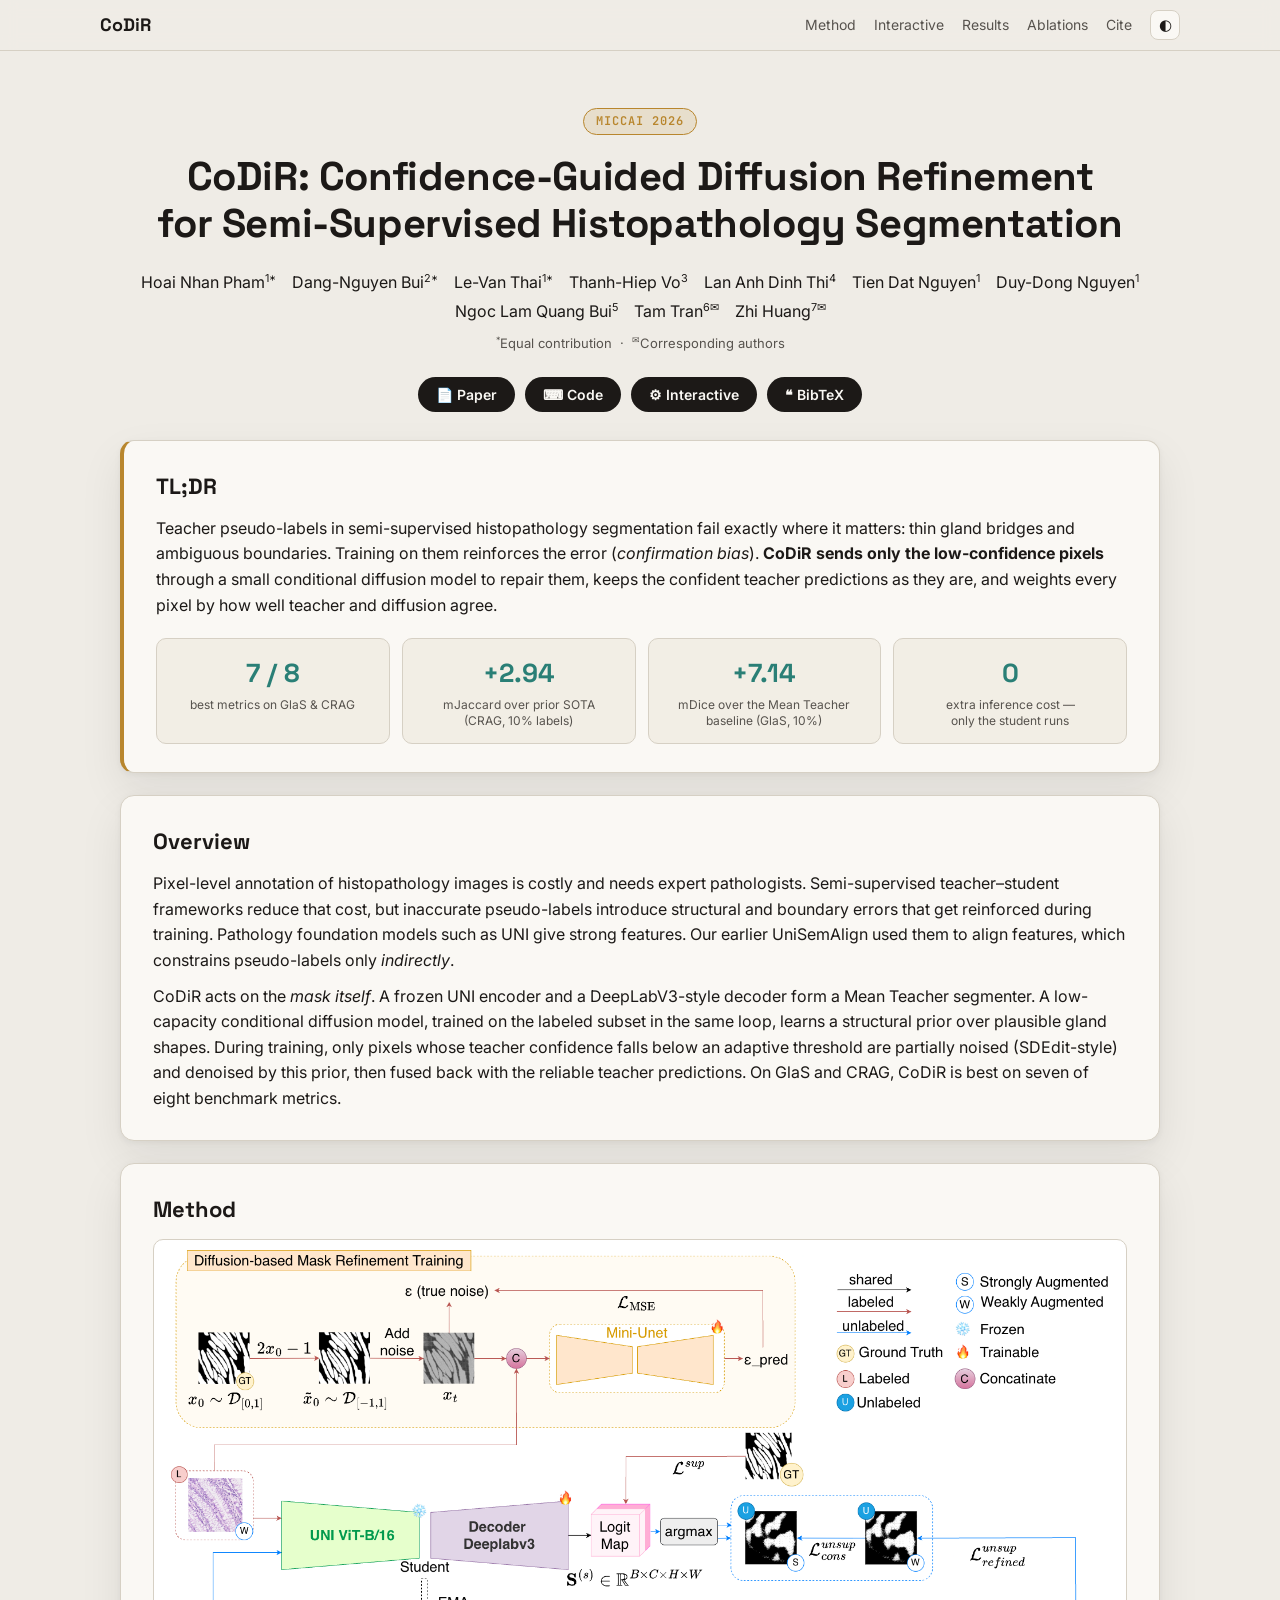
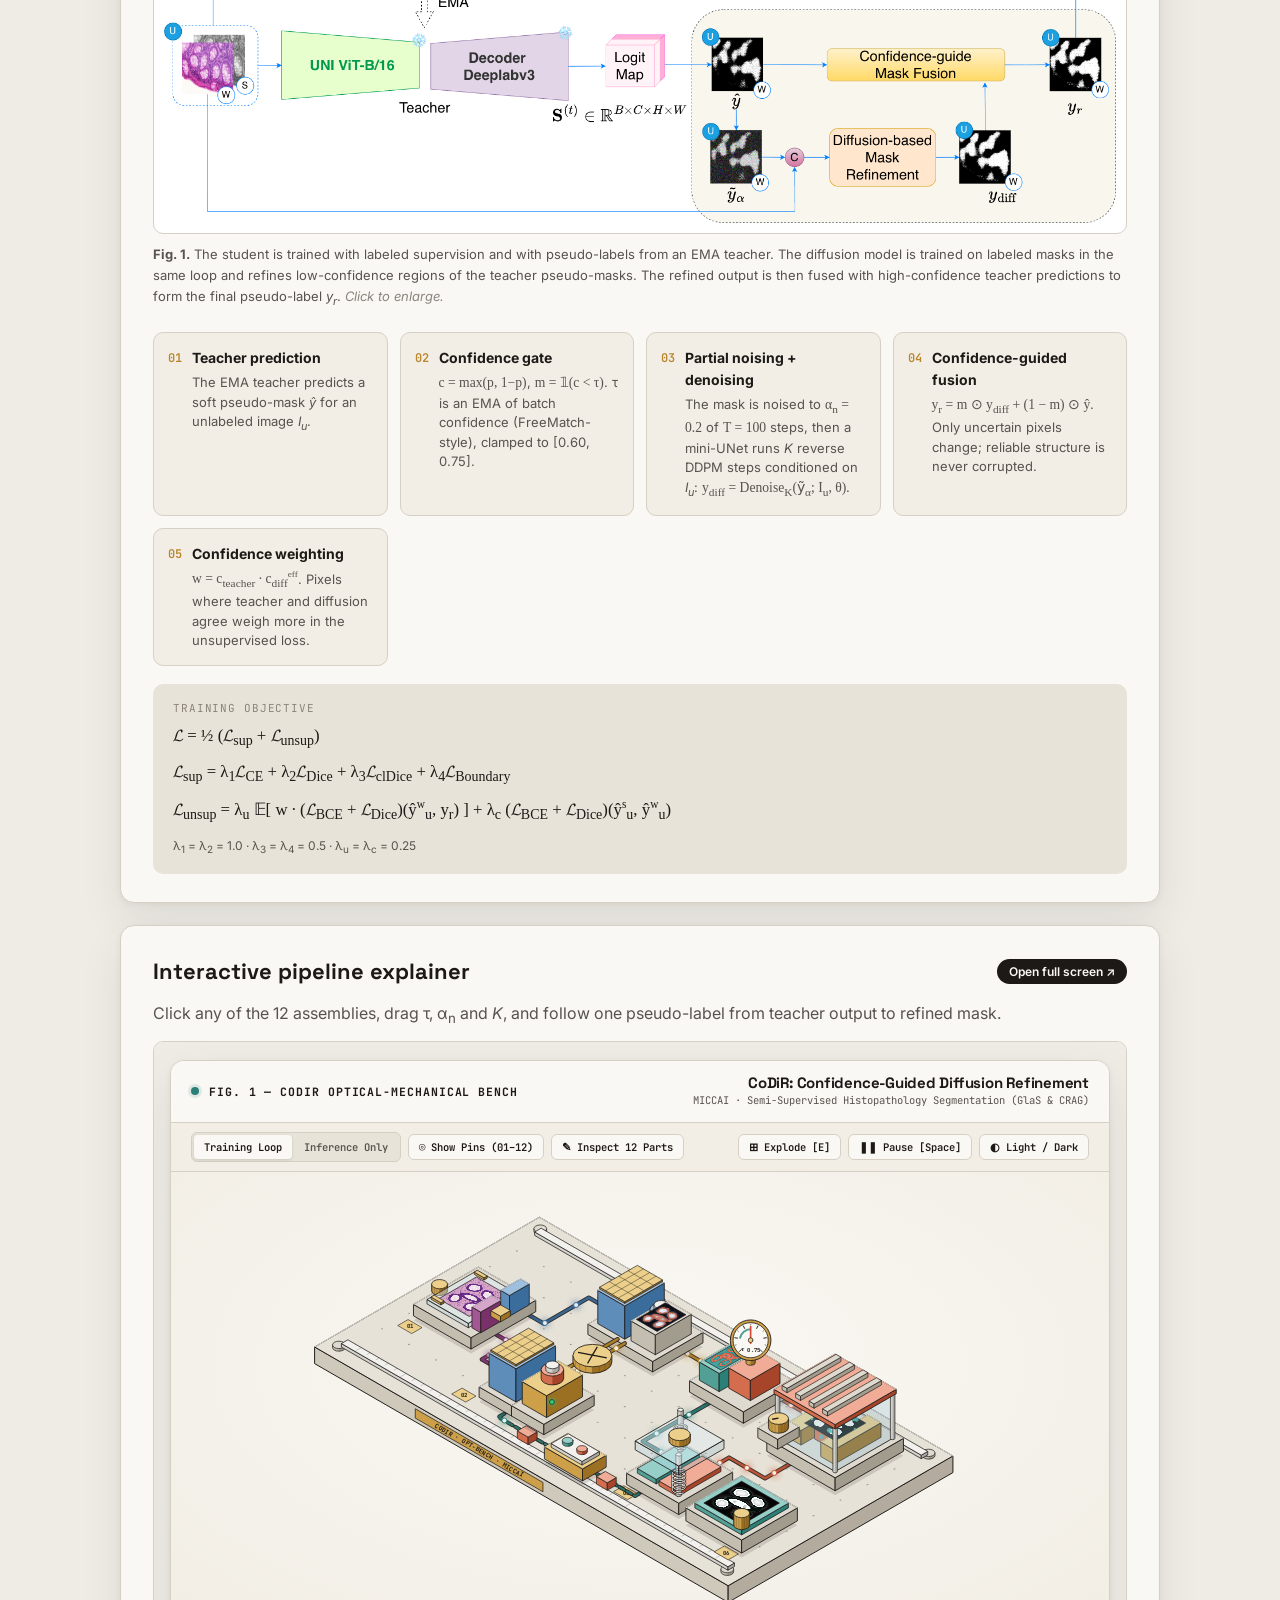
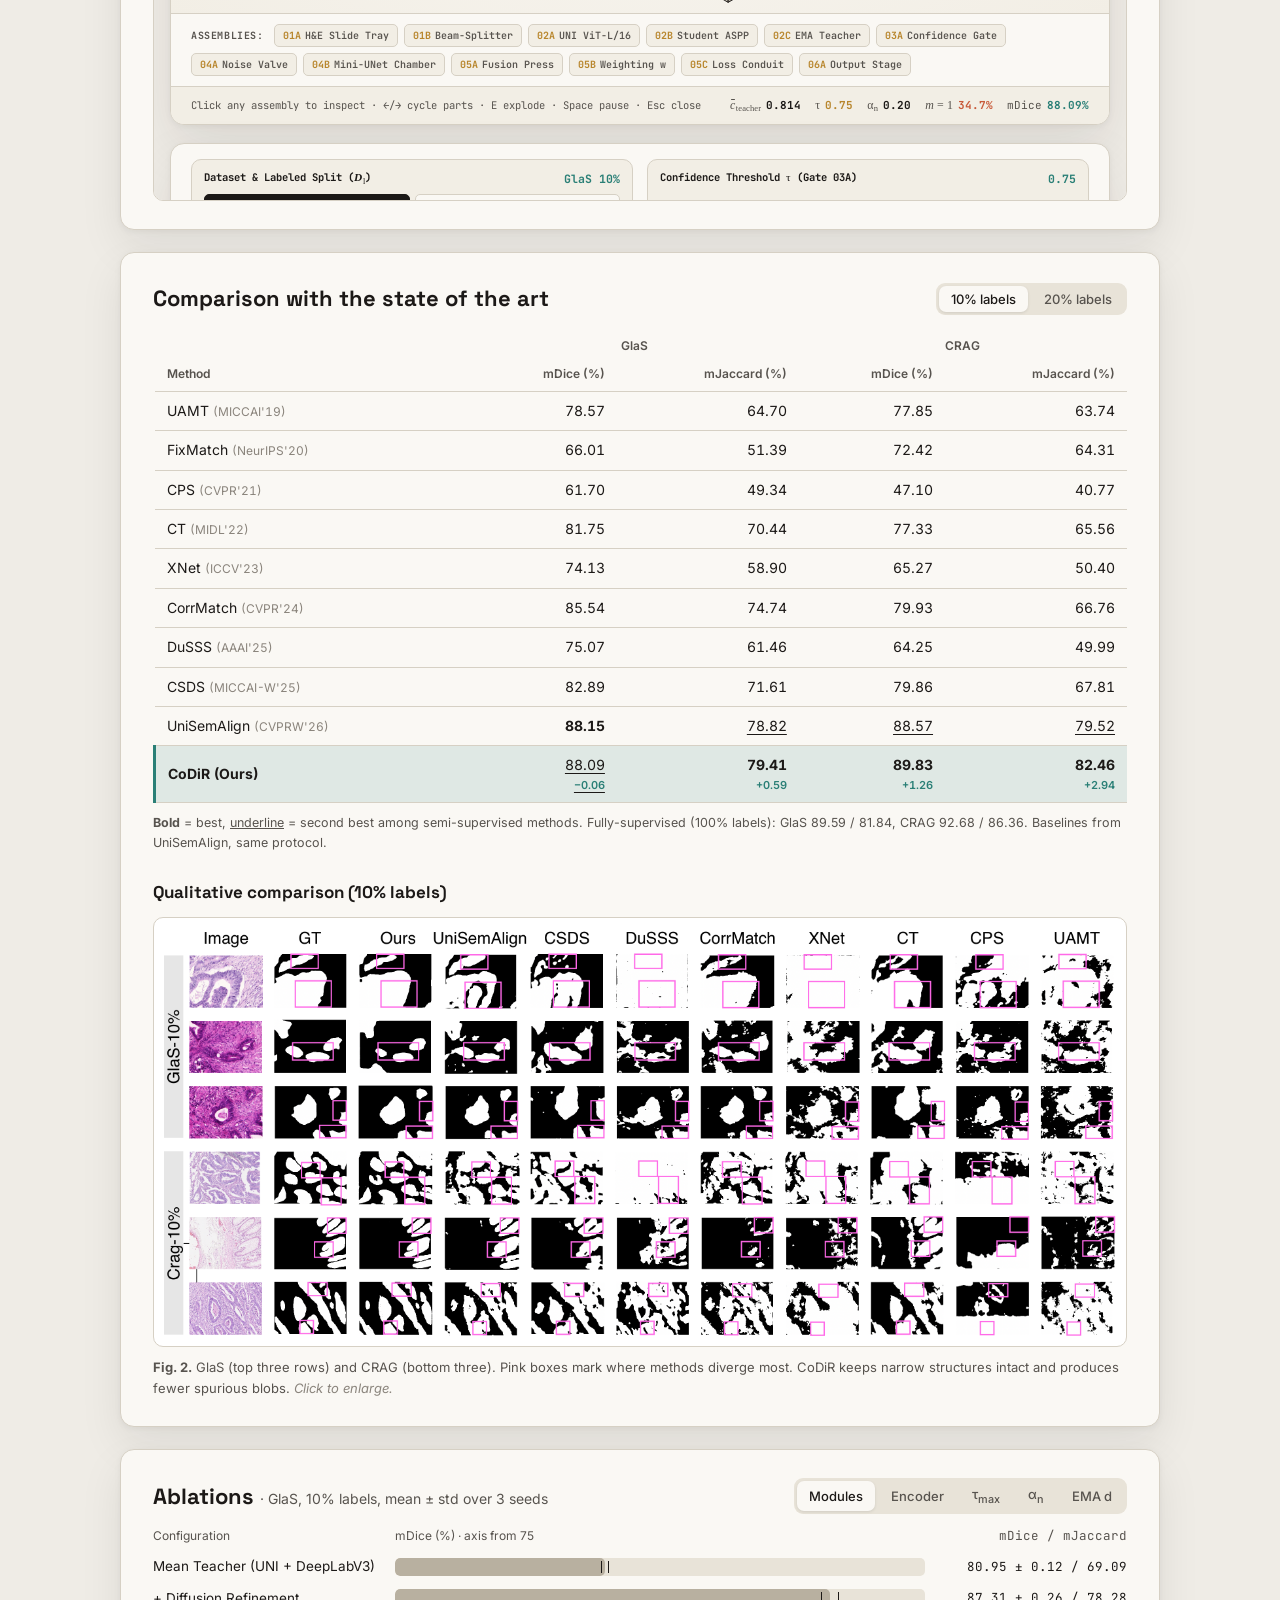
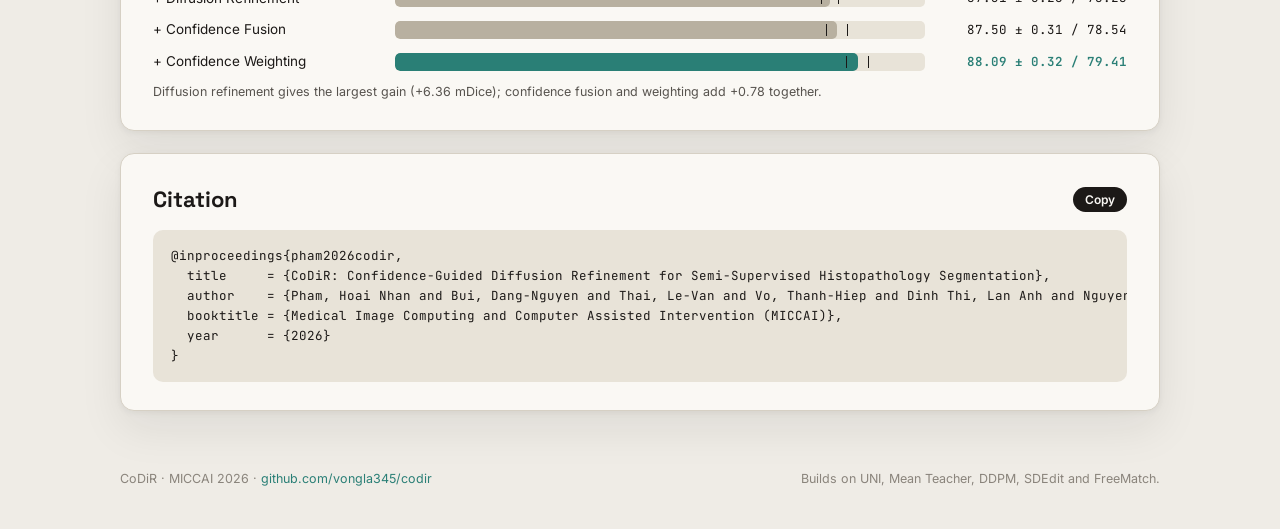
<file: index.html>
<!DOCTYPE html>
<html lang="en">
<head>
  <meta charset="UTF-8" />
  <meta name="viewport" content="width=device-width, initial-scale=1.0" />
  <title>CoDiR: Confidence-Guided Diffusion Refinement for Semi-Supervised Histopathology Segmentation</title>
  <meta name="description" content="CoDiR refines only the low-confidence regions of teacher pseudo-labels with a conditional diffusion model, reaching the best result on 7 of 8 GlaS/CRAG metrics." />
  <meta property="og:title" content="CoDiR — Confidence-Guided Diffusion Refinement (MICCAI 2026)" />
  <meta property="og:description" content="Semi-supervised histopathology segmentation with confidence-gated diffusion refinement of pseudo-labels." />
  <meta property="og:image" content="static/images/fig1_overview.png" />
  <link rel="preconnect" href="https://fonts.googleapis.com" />
  <link rel="preconnect" href="https://fonts.gstatic.com" crossorigin />
  <link href="https://fonts.googleapis.com/css2?family=Inter:wght@400;500;600;700&family=JetBrains+Mono:wght@500;600&family=Space+Grotesk:wght@600;700&display=swap" rel="stylesheet" />
  <link rel="stylesheet" href="static/css/style.css" />
</head>
<body>
  <nav class="topnav">
    <a class="brand" href="#top">CoDiR</a>
    <div class="nav-links">
      <a href="#method">Method</a>
      <a href="#demo">Interactive</a>
      <a href="#results">Results</a>
      <a href="#ablation">Ablations</a>
      <a href="#citation">Cite</a>
      <button id="theme-toggle" class="icon-btn" aria-label="Toggle light/dark theme">◐</button>
    </div>
  </nav>

  <!-- ============================ HERO ============================ -->
  <header class="hero" id="top">
    <span class="venue">MICCAI 2026</span>
    <h1>CoDiR: Confidence-Guided Diffusion Refinement<br/>for Semi-Supervised Histopathology Segmentation</h1>
    <p class="authors">
      <span>Hoai Nhan Pham<sup>1*</sup></span>
      <span>Dang-Nguyen Bui<sup>2*</sup></span>
      <span>Le-Van Thai<sup>1*</sup></span>
      <span>Thanh-Hiep Vo<sup>3</sup></span>
      <span>Lan Anh Dinh Thi<sup>4</sup></span>
      <span>Tien Dat Nguyen<sup>1</sup></span>
      <span>Duy-Dong Nguyen<sup>1</sup></span>
      <span>Ngoc Lam Quang Bui<sup>5</sup></span>
      <span>Tam Tran<sup>6✉</sup></span>
      <span>Zhi Huang<sup>7✉</sup></span>
    </p>
    <!-- TODO: replace with the real affiliations 1–7 -->
    <p class="affils"><sup>*</sup>Equal contribution &nbsp;·&nbsp; <sup>✉</sup>Corresponding authors</p>
    <div class="links">
      <a class="pill" href="static/paper/CoDiR.pdf" target="_blank" rel="noopener">📄 Paper</a>
      <a class="pill" href="https://github.com/vongla345/codir" target="_blank" rel="noopener">⌨ Code</a>
      <a class="pill" href="interactive.html">⚙ Interactive</a>
      <a class="pill" href="#citation">❝ BibTeX</a>
      <!-- TODO: <a class="pill" href="https://arxiv.org/abs/XXXX.XXXXX">arXiv</a> -->
    </div>
  </header>

  <main>
    <!-- ============================ TL;DR ============================ -->
    <section class="card tldr">
      <h2>TL;DR</h2>
      <p>Teacher pseudo-labels in semi-supervised histopathology segmentation fail exactly where it matters: thin gland bridges and ambiguous boundaries. Training on them reinforces the error (<em>confirmation bias</em>). <strong>CoDiR sends only the low-confidence pixels</strong> through a small conditional diffusion model to repair them, keeps the confident teacher predictions as they are, and weights every pixel by how well teacher and diffusion agree.</p>
      <div class="stats">
        <div><b>7 / 8</b><span>best metrics on GlaS &amp; CRAG</span></div>
        <div><b>+2.94</b><span>mJaccard over prior SOTA<br/>(CRAG, 10% labels)</span></div>
        <div><b>+7.14</b><span>mDice over the Mean Teacher<br/>baseline (GlaS, 10%)</span></div>
        <div><b>0</b><span>extra inference cost —<br/>only the student runs</span></div>
      </div>
    </section>

    <!-- ============================ ABSTRACT (summary) ============================ -->
    <section class="card">
      <h2>Overview</h2>
      <!-- TODO: replace this summary with the official abstract from the camera-ready paper -->
      <p>Pixel-level annotation of histopathology images is costly and needs expert pathologists. Semi-supervised teacher–student frameworks reduce that cost, but inaccurate pseudo-labels introduce structural and boundary errors that get reinforced during training. Pathology foundation models such as UNI give strong features. Our earlier UniSemAlign used them to align features, which constrains pseudo-labels only <em>indirectly</em>.</p>
      <p>CoDiR acts on the <em>mask itself</em>. A frozen UNI encoder and a DeepLabV3-style decoder form a Mean Teacher segmenter. A low-capacity conditional diffusion model, trained on the labeled subset in the same loop, learns a structural prior over plausible gland shapes. During training, only pixels whose teacher confidence falls below an adaptive threshold are partially noised (SDEdit-style) and denoised by this prior, then fused back with the reliable teacher predictions. On GlaS and CRAG, CoDiR is best on seven of eight benchmark metrics.</p>
    </section>

    <!-- ============================ METHOD ============================ -->
    <section class="card" id="method">
      <h2>Method</h2>
      <figure class="figure zoomable">
        <img src="static/images/fig1_overview.png" alt="CoDiR architecture overview" loading="lazy" />
        <figcaption><b>Fig. 1.</b> The student is trained with labeled supervision and with pseudo-labels from an EMA teacher. The diffusion model is trained on labeled masks in the same loop and refines low-confidence regions of the teacher pseudo-masks. The refined output is then fused with high-confidence teacher predictions to form the final pseudo-label <i>y<sub>r</sub></i>. <span class="hint">Click to enlarge.</span></figcaption>
      </figure>

      <ol class="steps">
        <li><span class="k">01</span><div><h3>Teacher prediction</h3><p>The EMA teacher predicts a soft pseudo-mask <i>ŷ</i> for an unlabeled image <i>I<sub>u</sub></i>.</p></div></li>
        <li><span class="k">02</span><div><h3>Confidence gate</h3><p><span class="math">c = max(p, 1−p)</span>, <span class="math">m = 𝟙(c &lt; τ)</span>. τ is an EMA of batch confidence (FreeMatch-style), clamped to [0.60, 0.75].</p></div></li>
        <li><span class="k">03</span><div><h3>Partial noising + denoising</h3><p>The mask is noised to <span class="math">α<sub>n</sub> = 0.2</span> of <span class="math">T = 100</span> steps, then a mini-UNet runs <i>K</i> reverse DDPM steps conditioned on <i>I<sub>u</sub></i>: <span class="math">y<sub>diff</sub> = Denoise<sub>K</sub>(ỹ<sub>α</sub>; I<sub>u</sub>, θ)</span>.</p></div></li>
        <li><span class="k">04</span><div><h3>Confidence-guided fusion</h3><p><span class="math">y<sub>r</sub> = m ⊙ y<sub>diff</sub> + (1 − m) ⊙ ŷ</span>. Only uncertain pixels change; reliable structure is never corrupted.</p></div></li>
        <li><span class="k">05</span><div><h3>Confidence weighting</h3><p><span class="math">w = c<sub>teacher</sub> · c<sub>diff</sub><sup>eff</sup></span>. Pixels where teacher and diffusion agree weigh more in the unsupervised loss.</p></div></li>
      </ol>

      <div class="eq">
        <div class="eq-title">Training objective</div>
        <div class="math">𝓛 = ½ (𝓛<sub>sup</sub> + 𝓛<sub>unsup</sub>)</div>
        <div class="math">𝓛<sub>sup</sub> = λ<sub>1</sub>𝓛<sub>CE</sub> + λ<sub>2</sub>𝓛<sub>Dice</sub> + λ<sub>3</sub>𝓛<sub>clDice</sub> + λ<sub>4</sub>𝓛<sub>Boundary</sub></div>
        <div class="math">𝓛<sub>unsup</sub> = λ<sub>u</sub> 𝔼[ w · (𝓛<sub>BCE</sub> + 𝓛<sub>Dice</sub>)(ŷ<sup>w</sup><sub>u</sub>, y<sub>r</sub>) ] + λ<sub>c</sub> (𝓛<sub>BCE</sub> + 𝓛<sub>Dice</sub>)(ŷ<sup>s</sup><sub>u</sub>, ŷ<sup>w</sup><sub>u</sub>)</div>
        <div class="eq-note">λ<sub>1</sub> = λ<sub>2</sub> = 1.0 · λ<sub>3</sub> = λ<sub>4</sub> = 0.5 · λ<sub>u</sub> = λ<sub>c</sub> = 0.25</div>
      </div>
    </section>

    <!-- ============================ INTERACTIVE ============================ -->
    <section class="card" id="demo">
      <div class="sec-head">
        <h2>Interactive pipeline explainer</h2>
        <a class="pill small" href="interactive.html" target="_blank" rel="noopener">Open full screen ↗</a>
      </div>
      <p class="muted">Click any of the 12 assemblies, drag τ, α<sub>n</sub> and <i>K</i>, and follow one pseudo-label from teacher output to refined mask.</p>
      <div class="iframe-wrap">
        <iframe src="interactive.html" title="CoDiR interactive explainer" loading="lazy"></iframe>
      </div>
    </section>

    <!-- ============================ RESULTS ============================ -->
    <section class="card" id="results">
      <div class="sec-head">
        <h2>Comparison with the state of the art</h2>
        <div class="tabs" role="tablist" data-target="sota">
          <button class="tab active" data-split="10">10% labels</button>
          <button class="tab" data-split="20">20% labels</button>
        </div>
      </div>
      <div class="table-wrap"><table class="results" id="sota-table"></table></div>
      <p class="muted small-note"><b>Bold</b> = best, <u>underline</u> = second best among semi-supervised methods. Fully-supervised (100% labels): GlaS 89.59 / 81.84, CRAG 92.68 / 86.36. Baselines from UniSemAlign, same protocol.</p>

      <h3 class="sub">Qualitative comparison (10% labels)</h3>
      <figure class="figure zoomable">
        <img src="static/images/fig2_qualitative.png" alt="Predicted masks compared with baselines on GlaS and CRAG" loading="lazy" />
        <figcaption><b>Fig. 2.</b> GlaS (top three rows) and CRAG (bottom three). Pink boxes mark where methods diverge most. CoDiR keeps narrow structures intact and produces fewer spurious blobs. <span class="hint">Click to enlarge.</span></figcaption>
      </figure>
    </section>

    <!-- ============================ ABLATIONS ============================ -->
    <section class="card" id="ablation">
      <div class="sec-head">
        <h2>Ablations <span class="muted">· GlaS, 10% labels, mean ± std over 3 seeds</span></h2>
        <div class="tabs" role="tablist" data-target="ablation">
          <button class="tab active" data-ab="modules">Modules</button>
          <button class="tab" data-ab="encoder">Encoder</button>
          <button class="tab" data-ab="tau">τ<sub>max</sub></button>
          <button class="tab" data-ab="alpha">α<sub>n</sub></button>
          <button class="tab" data-ab="ema">EMA d</button>
        </div>
      </div>
      <div id="ablation-chart" class="bars" aria-live="polite"></div>
      <p id="ablation-note" class="muted small-note"></p>
    </section>

    <!-- ============================ CITATION ============================ -->
    <section class="card" id="citation">
      <div class="sec-head">
        <h2>Citation</h2>
        <button id="copy-bib" class="pill small">Copy</button>
      </div>
<pre id="bibtex">@inproceedings{pham2026codir,
  title     = {CoDiR: Confidence-Guided Diffusion Refinement for Semi-Supervised Histopathology Segmentation},
  author    = {Pham, Hoai Nhan and Bui, Dang-Nguyen and Thai, Le-Van and Vo, Thanh-Hiep and Dinh Thi, Lan Anh and Nguyen, Tien Dat and Nguyen, Duy-Dong and Bui, Ngoc Lam Quang and Tran, Tam and Huang, Zhi},
  booktitle = {Medical Image Computing and Computer Assisted Intervention (MICCAI)},
  year      = {2026}
}</pre>
    </section>
  </main>

  <footer class="footer">
    <span>CoDiR · MICCAI 2026 · <a href="https://github.com/vongla345/codir">github.com/vongla345/codir</a></span>
    <span>Builds on UNI, Mean Teacher, DDPM, SDEdit and FreeMatch.</span>
  </footer>

  <div id="lightbox" class="lightbox" role="dialog" aria-label="Enlarged figure" hidden>
    <img alt="" />
  </div>

  <script src="static/js/main.js"></script>
</body>
</html>
</file>
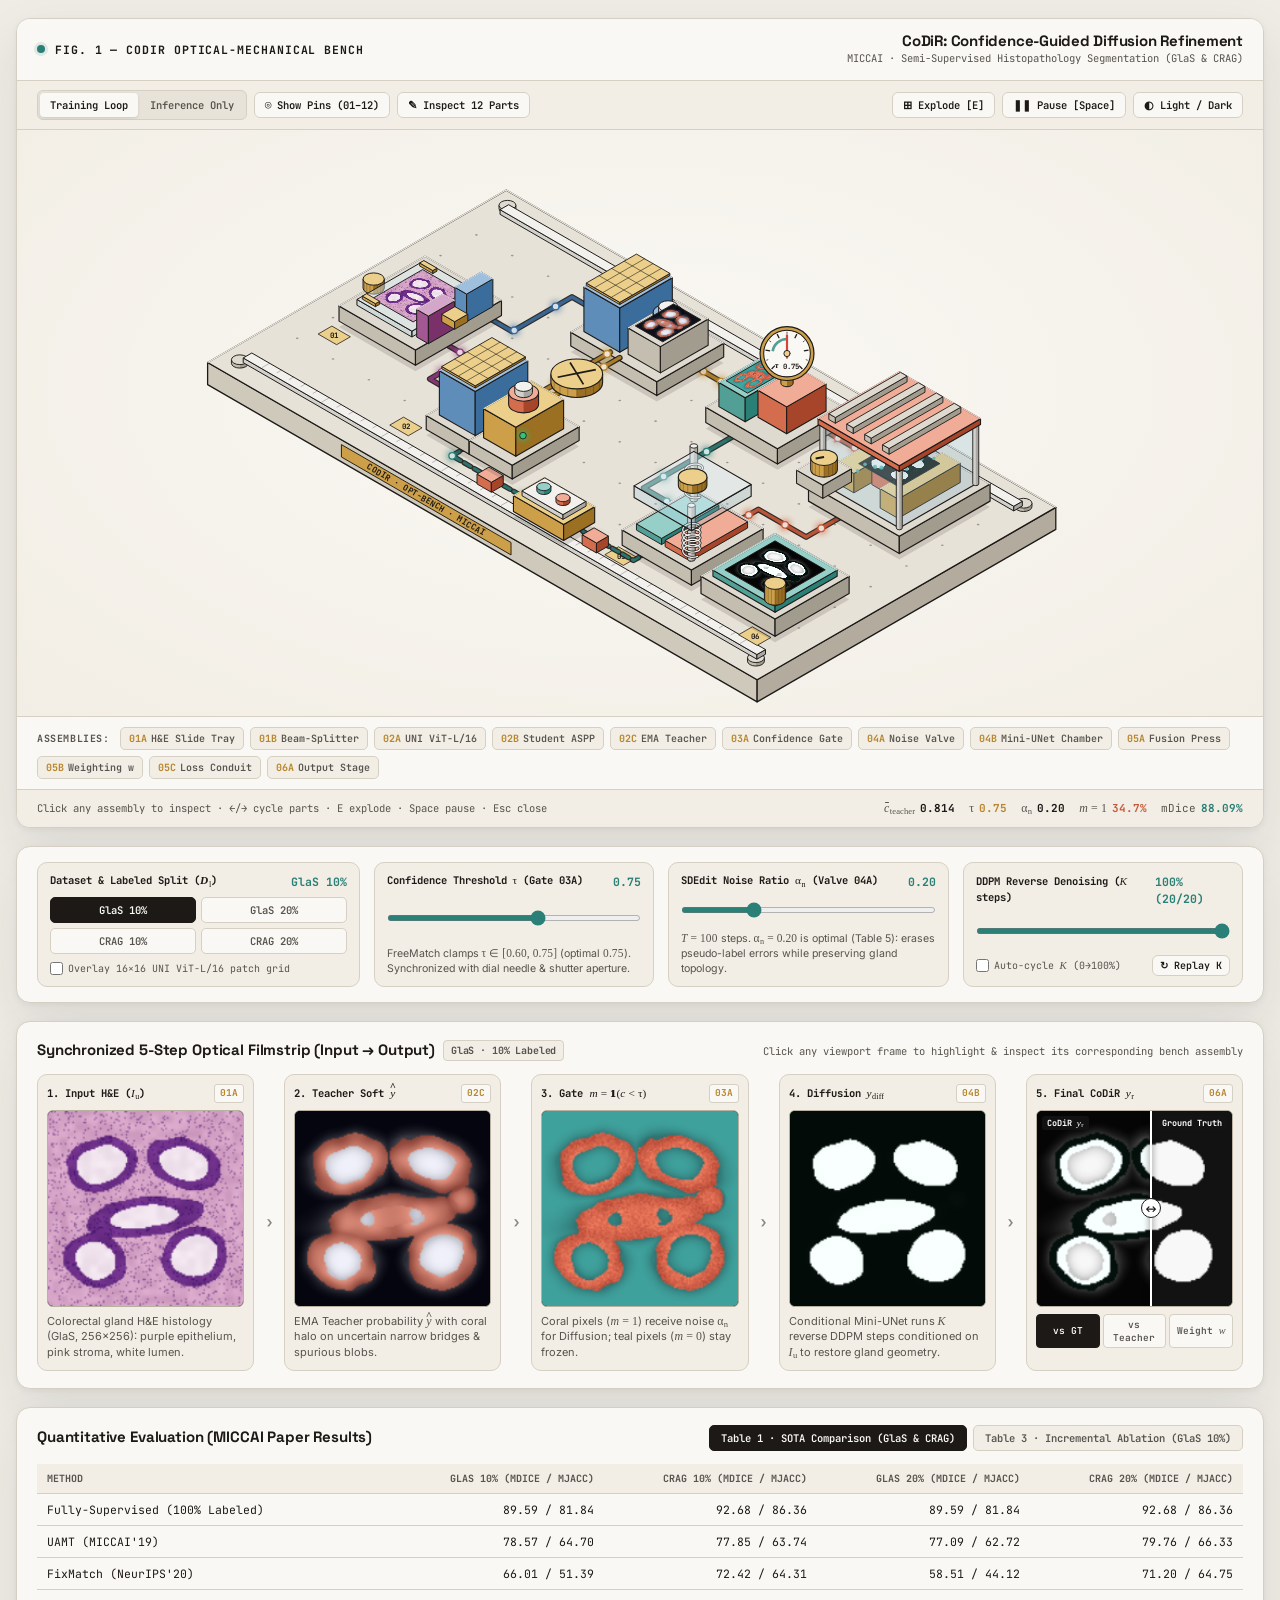
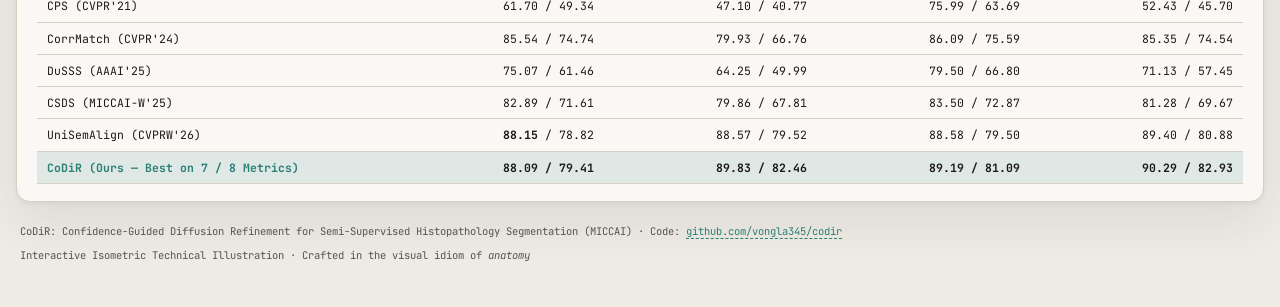
<file: interactive.html>
<!DOCTYPE html>
<html lang="en">
<head>
  <meta charset="UTF-8" />
  <meta name="viewport" content="width=device-width, initial-scale=1.0" />
  <title>CoDiR — Anatomy of Confidence-Guided Diffusion Refinement</title>
  <link rel="preconnect" href="https://fonts.googleapis.com" />
  <link rel="preconnect" href="https://fonts.gstatic.com" crossorigin />
  <link href="https://fonts.googleapis.com/css2?family=Inter:wght@400;500;600;700&family=JetBrains+Mono:wght@500;600;700&family=Space+Grotesk:wght@600;700&display=swap" rel="stylesheet" />
  <style>
    /* =========================================================================
       1. DESIGN TOKENS — DRAFTING PAPER & PRECISION INSTRUMENT PALETTE
       ========================================================================= */
    :root {
      --bg-page: #efece6;
      --bg-card: #faf8f4;
      --bg-panel: #f2eee5;
      --bg-inset: #e8e3d8;
      --border: #d6d0c4;
      --border-strong: #b8b0a0;
      --ink: #1c1917;
      --ink-muted: #57534e;
      --ink-faint: #8a847c;

      --accent-brass: #b8862d;
      --accent-brass-soft: rgba(184, 134, 45, 0.14);
      --accent-teal: #2a7f76;
      --accent-teal-soft: rgba(42, 127, 118, 0.13);
      --accent-coral: #c85a3a;
      --accent-coral-soft: rgba(200, 90, 58, 0.13);
      --accent-blue: #3b6d9c;
      --accent-blue-soft: rgba(59, 109, 156, 0.13);
      --accent-magenta: #8b3a7a;
      --accent-magenta-soft: rgba(139, 58, 122, 0.13);

      --shadow-card: 0 22px 54px rgba(28, 25, 23, 0.09), 0 2px 6px rgba(28, 25, 23, 0.05);
      --radius-lg: 14px;
      --radius-md: 10px;
      --radius-sm: 6px;

      --font-sans: "Inter", -apple-system, BlinkMacSystemFont, "Segoe UI", Roboto, sans-serif;
      --font-display: "Space Grotesk", "Inter", sans-serif;
      --font-mono: "JetBrains Mono", "SF Mono", Consolas, Menlo, monospace;
      --font-math: "Cambria Math", "STIX Two Text", "Times New Roman", Georgia, serif;
    }

    [data-theme="dark"] {
      --bg-page: #15171c;
      --bg-card: #1c1f26;
      --bg-panel: #222630;
      --bg-inset: #161920;
      --border: #2f3542;
      --border-strong: #464f61;
      --ink: #e8ecf2;
      --ink-muted: #9aa3b2;
      --ink-faint: #6c7585;

      --accent-brass: #e0b055;
      --accent-brass-soft: rgba(224, 176, 85, 0.18);
      --accent-teal: #49b3a7;
      --accent-teal-soft: rgba(73, 179, 167, 0.16);
      --accent-coral: #e57a5b;
      --accent-coral-soft: rgba(229, 122, 91, 0.16);
      --accent-blue: #6ba1d4;
      --accent-blue-soft: rgba(107, 161, 212, 0.16);
      --accent-magenta: #c474b3;
      --accent-magenta-soft: rgba(196, 116, 179, 0.16);

      --shadow-card: 0 24px 64px rgba(0, 0, 0, 0.55), 0 2px 10px rgba(0, 0, 0, 0.35);
    }

    * {
      box-sizing: border-box;
      margin: 0;
      padding: 0;
    }

    body {
      font-family: var(--font-sans);
      background-color: var(--bg-page);
      color: var(--ink);
      line-height: 1.5;
      min-height: 100vh;
      padding: 18px 16px 44px;
      transition: background-color 0.25s ease, color 0.25s ease;
      -webkit-font-smoothing: antialiased;
    }

    .page-container {
      max-width: 1300px;
      margin: 0 auto;
      display: flex;
      flex-direction: column;
      gap: 18px;
    }

    /* =========================================================================
       2. ZERO-DEPENDENCY PUBLICATION-GRADE MATH TYPOGRAPHY SYSTEM
       (No Unicode combining marks, no obscure subscripts, zero tofu boxes)
       ========================================================================= */
    .math {
      font-family: var(--font-math);
      font-size: 1.08em;
      font-weight: 500;
      letter-spacing: 0.01em;
      white-space: nowrap;
      display: inline;
      line-height: 1.25;
    }

    .math i,
    .m-var {
      font-style: italic;
      font-family: var(--font-math);
    }

    .math sub,
    .math sup {
      font-family: var(--font-math);
      font-size: 0.72em;
      line-height: 0;
      position: relative;
      vertical-align: baseline;
      font-style: normal;
      font-weight: 500;
    }

    .math sub {
      bottom: -0.26em;
      margin-left: 0.04em;
    }

    .math sup {
      top: -0.46em;
      margin-left: 0.04em;
    }

    .math sub i,
    .math sup i {
      font-style: italic;
    }

    /* Stacked sub + sup alignment */
    .m-subsup {
      display: inline-flex;
      flex-direction: column;
      vertical-align: -0.24em;
      line-height: 0.88;
      margin-left: 0.05em;
      font-size: 0.68em;
      font-style: normal;
    }

    /* Clean Over-Accents via Inline-Block Wrappers (Hat, Tilde, Bar) */
    .m-acc {
      position: relative;
      display: inline-block;
      font-family: var(--font-math);
      font-style: italic;
      line-height: 1;
      padding-top: 0.14em;
    }

    .m-hat::before {
      content: "^";
      position: absolute;
      left: 53%;
      top: -0.28em;
      transform: translateX(-50%) scaleX(1.12);
      font-style: normal;
      font-weight: 600;
      font-size: 0.84em;
      line-height: 1;
      pointer-events: none;
    }

    .m-tilde::before {
      content: "~";
      position: absolute;
      left: 53%;
      top: -0.32em;
      transform: translateX(-50%) scaleX(1.06);
      font-style: normal;
      font-weight: 600;
      font-size: 0.88em;
      line-height: 1;
      pointer-events: none;
    }

    .m-bar::before {
      content: "";
      position: absolute;
      left: 0.06em;
      right: 0.02em;
      top: 0.04em;
      height: 1.25px;
      background: currentColor;
      border-radius: 1px;
      pointer-events: none;
    }

    /* Calligraphic L, D, A (universal italic serif styling) */
    .m-cal {
      font-family: Georgia, "Times New Roman", serif;
      font-style: italic;
      font-weight: 700;
      letter-spacing: -0.02em;
      padding-right: 0.06em;
    }

    /* Blackboard Bold R, E, 1 (clean double-stroke serif style, zero missing glyphs) */
    .m-bb {
      font-family: "Times New Roman", Georgia, serif;
      font-style: normal;
      font-weight: 700;
      letter-spacing: 0.02em;
      text-shadow: 0.045em 0 0 currentColor;
      padding-right: 0.04em;
    }

    .m-op {
      font-style: normal;
      padding: 0 0.16em;
    }

    .m-num {
      font-family: var(--font-mono);
      font-variant-numeric: tabular-nums;
      font-style: normal;
      font-size: 0.92em;
    }

    /* =========================================================================
       3. FRAMED ANATOMY CARD (HERO INSTRUMENT)
       ========================================================================= */
    .anatomy-card {
      background: var(--bg-card);
      border: 1px solid var(--border);
      border-radius: var(--radius-lg);
      box-shadow: var(--shadow-card);
      overflow: hidden;
      transition: background-color 0.25s ease, border-color 0.25s ease;
    }

    .card-header {
      display: flex;
      flex-wrap: wrap;
      align-items: center;
      justify-content: space-between;
      gap: 10px 18px;
      padding: 13px 20px;
      border-bottom: 1px solid var(--border);
      background: var(--bg-card);
    }

    .header-left {
      display: flex;
      align-items: center;
      gap: 10px;
    }

    .fig-dot {
      width: 8px;
      height: 8px;
      border-radius: 50%;
      background: var(--accent-teal);
      box-shadow: 0 0 0 3px var(--accent-teal-soft);
      flex-shrink: 0;
    }

    .fig-code {
      font-family: var(--font-mono);
      font-size: 11.5px;
      font-weight: 700;
      letter-spacing: 0.08em;
      text-transform: uppercase;
      color: var(--ink);
    }

    .header-right {
      display: flex;
      flex-direction: column;
      align-items: flex-end;
      text-align: right;
    }

    .paper-title {
      font-family: var(--font-display);
      font-size: 15px;
      font-weight: 700;
      letter-spacing: -0.015em;
      color: var(--ink);
      line-height: 1.25;
    }

    .paper-sub {
      font-family: var(--font-mono);
      font-size: 10.5px;
      color: var(--ink-muted);
    }

    /* Compact Technical Toolbar */
    .card-toolbar {
      display: flex;
      flex-wrap: wrap;
      align-items: center;
      justify-content: space-between;
      gap: 10px;
      padding: 9px 20px;
      border-bottom: 1px solid var(--border);
      background: var(--bg-panel);
    }

    .toolbar-group {
      display: flex;
      flex-wrap: wrap;
      align-items: center;
      gap: 7px;
    }

    .mode-switch {
      display: inline-flex;
      background: var(--bg-inset);
      border: 1px solid var(--border);
      border-radius: var(--radius-sm);
      padding: 2px;
      gap: 2px;
    }

    .mode-btn {
      font-family: var(--font-mono);
      font-size: 10.5px;
      font-weight: 600;
      padding: 5px 10px;
      border: none;
      border-radius: 4px;
      background: transparent;
      color: var(--ink-muted);
      cursor: pointer;
      transition: all 0.15s ease;
    }

    .mode-btn.active {
      background: var(--bg-card);
      color: var(--ink);
      box-shadow: 0 1px 3px rgba(0, 0, 0, 0.12);
    }

    .btn {
      font-family: var(--font-mono);
      font-size: 10.5px;
      font-weight: 600;
      color: var(--ink);
      background: var(--bg-card);
      border: 1px solid var(--border);
      border-radius: var(--radius-sm);
      padding: 5px 10px;
      cursor: pointer;
      display: inline-flex;
      align-items: center;
      gap: 5px;
      transition: all 0.15s ease;
      user-select: none;
    }

    .btn:hover {
      border-color: var(--border-strong);
      background: var(--bg-inset);
    }

    .btn.active {
      background: var(--ink);
      color: var(--bg-card);
      border-color: var(--ink);
    }

    .btn.brass-active {
      background: var(--accent-brass);
      color: #ffffff;
      border-color: var(--accent-brass);
    }

    /* Main Isometric Canvas + Pixel-Aligned SVG Overlay Stage */
    .iso-stage {
      position: relative;
      width: 100%;
      aspect-ratio: 1200 / 565;
      min-height: 310px;
      max-height: 630px;
      background: radial-gradient(ellipse at 50% 44%, var(--bg-card) 0%, var(--bg-panel) 100%);
      overflow: hidden;
    }

    [data-theme="dark"] .iso-stage {
      background:
        radial-gradient(ellipse at 50% 44%, rgba(42, 48, 62, 0.65) 0%, rgba(21, 23, 28, 0.98) 100%),
        repeating-linear-gradient(0deg, rgba(107, 161, 212, 0.04) 0 1px, transparent 1px 28px),
        repeating-linear-gradient(90deg, rgba(107, 161, 212, 0.04) 0 1px, transparent 1px 28px);
    }

    #bench-canvas {
      width: 100%;
      height: 100%;
      display: block;
      cursor: default;
      touch-action: manipulation;
    }

    #overlay-svg {
      position: absolute;
      inset: 0;
      width: 100%;
      height: 100%;
      pointer-events: none;
      z-index: 6;
    }

    .svg-pin-group {
      pointer-events: auto;
      cursor: pointer;
    }

    .svg-pin-group circle {
      transition: transform 0.14s ease, fill 0.14s ease;
      transform-box: fill-box;
      transform-origin: center;
    }

    .svg-pin-group:hover circle.pin-bg {
      transform: scale(1.18);
    }

    /* Sleek Floating Hover Pill */
    .hover-pill {
      position: absolute;
      pointer-events: none;
      z-index: 14;
      display: flex;
      align-items: center;
      gap: 6px;
      padding: 5px 11px;
      border-radius: 999px;
      background: rgba(24, 24, 27, 0.94);
      color: #faf8f4;
      border: 1px solid rgba(224, 176, 85, 0.45);
      font-family: var(--font-mono);
      font-size: 10.5px;
      font-weight: 600;
      white-space: nowrap;
      box-shadow: 0 8px 22px rgba(0, 0, 0, 0.25);
      opacity: 0;
      transform: translateY(4px);
      transition: opacity 0.11s ease, transform 0.11s ease;
    }

    .hover-pill.visible {
      opacity: 1;
      transform: translateY(0);
    }

    .hover-pill .hp-code {
      color: #f0c66e;
      font-weight: 700;
    }

    .hover-pill .hp-cta {
      color: #a8a29e;
      font-weight: 500;
    }

    /* Precision Technical Annotation Callout Card */
    .callout-card {
      position: absolute;
      z-index: 16;
      width: 376px;
      max-width: calc(100% - 24px);
      background: var(--bg-card);
      border: 1.5px solid var(--border-strong);
      border-radius: 11px;
      box-shadow: 0 20px 48px rgba(18, 22, 26, 0.24), 0 2px 8px rgba(18, 22, 26, 0.1);
      padding: 13px 15px;
      display: none;
      flex-direction: column;
      gap: 8px;
      transition: left 0.18s cubic-bezier(0.22, 1, 0.36, 1), top 0.18s cubic-bezier(0.22, 1, 0.36, 1);
    }

    .callout-card.open {
      display: flex;
      animation: calloutIn 0.16s ease-out;
    }

    @keyframes calloutIn {
      from { opacity: 0; transform: scale(0.96); }
      to { opacity: 1; transform: scale(1); }
    }

    .cc-head {
      display: flex;
      align-items: center;
      justify-content: space-between;
      gap: 8px;
      padding-bottom: 7px;
      border-bottom: 1px solid var(--border);
    }

    .cc-head-left {
      display: flex;
      align-items: center;
      gap: 6px;
      flex-wrap: wrap;
    }

    .cc-code {
      font-family: var(--font-mono);
      font-size: 11px;
      font-weight: 700;
      color: var(--accent-brass);
      background: var(--accent-brass-soft);
      border: 1px solid var(--accent-brass);
      border-radius: 4px;
      padding: 1px 6px;
    }

    .cc-status {
      font-family: var(--font-mono);
      font-size: 9.5px;
      font-weight: 700;
      padding: 2px 6px;
      border-radius: 4px;
      text-transform: uppercase;
      letter-spacing: 0.04em;
    }

    .cc-status.active { background: var(--accent-teal-soft); color: var(--accent-teal); border: 1px solid var(--accent-teal); }
    .cc-status.frozen { background: var(--accent-blue-soft); color: var(--accent-blue); border: 1px solid var(--accent-blue); }
    .cc-status.trainable { background: var(--accent-brass-soft); color: var(--accent-brass); border: 1px solid var(--accent-brass); }
    .cc-status.ema { background: var(--accent-magenta-soft); color: var(--accent-magenta); border: 1px solid var(--accent-magenta); }
    .cc-status.bypassed { background: var(--accent-coral-soft); color: var(--accent-coral); border: 1px solid var(--accent-coral); }

    .cc-close {
      border: 1px solid var(--border);
      background: var(--bg-panel);
      color: var(--ink-muted);
      width: 24px;
      height: 24px;
      border-radius: 5px;
      font-family: var(--font-mono);
      font-size: 14px;
      line-height: 1;
      cursor: pointer;
      display: inline-flex;
      align-items: center;
      justify-content: center;
      flex-shrink: 0;
    }

    .cc-close:hover {
      background: var(--ink);
      color: var(--bg-card);
      border-color: var(--ink);
    }

    .cc-title {
      font-family: var(--font-display);
      font-size: 14px;
      font-weight: 700;
      color: var(--ink);
      line-height: 1.25;
    }

    .cc-sub {
      font-family: var(--font-mono);
      font-size: 10px;
      color: var(--ink-muted);
      margin-top: -5px;
    }

    .cc-bypass-box {
      display: none;
      font-size: 11px;
      line-height: 1.44;
      color: var(--accent-coral);
      background: var(--accent-coral-soft);
      border: 1px solid var(--accent-coral);
      border-radius: 6px;
      padding: 6px 8px;
    }

    .cc-bypass-box.show {
      display: block;
    }

    .cc-flow {
      display: flex;
      flex-direction: column;
      gap: 6px;
    }

    .cc-row {
      display: grid;
      grid-template-columns: 64px 1fr;
      gap: 7px;
      font-size: 11.3px;
      line-height: 1.48;
      color: var(--ink);
    }

    .cc-k {
      font-family: var(--font-mono);
      font-size: 9.2px;
      font-weight: 700;
      text-transform: uppercase;
      color: var(--accent-teal);
      padding-top: 2px;
      letter-spacing: 0.03em;
    }

    .cc-k.op { color: var(--accent-brass); }
    .cc-k.out { color: var(--accent-coral); }

    .cc-eq {
      background: var(--bg-inset);
      border: 1px solid var(--border);
      border-radius: 6px;
      padding: 7px 10px;
      color: var(--ink);
      overflow-x: auto;
      font-size: 12px;
      line-height: 1.5;
    }

    .cc-live {
      font-family: var(--font-mono);
      font-variant-numeric: tabular-nums;
      font-size: 10.5px;
      color: var(--accent-teal);
      background: var(--accent-teal-soft);
      border-radius: 6px;
      padding: 5px 9px;
      display: flex;
      align-items: center;
      justify-content: space-between;
      gap: 8px;
    }

    .cc-footer {
      display: flex;
      align-items: center;
      justify-content: space-between;
      gap: 6px;
      padding-top: 7px;
      border-top: 1px solid var(--border);
    }

    .cc-nav-btn {
      font-family: var(--font-mono);
      font-size: 10px;
      font-weight: 600;
      padding: 5px 8px;
      border-radius: 5px;
      border: 1px solid var(--border);
      background: var(--bg-panel);
      color: var(--ink);
      cursor: pointer;
      transition: all 0.12s ease;
    }

    .cc-nav-btn:hover {
      background: var(--ink);
      color: var(--bg-card);
      border-color: var(--ink);
    }

    .cc-counter {
      font-family: var(--font-mono);
      font-size: 10.5px;
      font-weight: 700;
      color: var(--ink-muted);
      font-variant-numeric: tabular-nums;
    }

    /* Parts Quick-Select Index Bar (12 Clickable Chips directly under Canvas) */
    .parts-index-bar {
      display: flex;
      flex-wrap: wrap;
      align-items: center;
      gap: 6px;
      padding: 10px 20px;
      border-top: 1px solid var(--border);
      background: var(--bg-card);
    }

    .parts-index-label {
      font-family: var(--font-mono);
      font-size: 10px;
      font-weight: 700;
      text-transform: uppercase;
      letter-spacing: 0.06em;
      color: var(--ink-muted);
      margin-right: 4px;
    }

    .part-chip {
      font-family: var(--font-mono);
      font-size: 10px;
      font-weight: 600;
      padding: 4px 8px;
      border-radius: 5px;
      border: 1px solid var(--border);
      background: var(--bg-panel);
      color: var(--ink-muted);
      cursor: pointer;
      display: inline-flex;
      align-items: center;
      gap: 4px;
      transition: all 0.14s ease;
    }

    .part-chip .chip-id {
      color: var(--accent-brass);
      font-weight: 700;
    }

    .part-chip:hover {
      border-color: var(--accent-brass);
      color: var(--ink);
      background: var(--accent-brass-soft);
    }

    .part-chip.active {
      background: var(--ink);
      color: var(--bg-card);
      border-color: var(--ink);
    }

    .part-chip.active .chip-id {
      color: #f0c66e;
    }

    .part-chip.bypassed {
      opacity: 0.55;
      border-style: dashed;
    }

    /* Bottom Telemetry Bar inside Framed Card */
    .card-bottombar {
      display: flex;
      flex-wrap: wrap;
      align-items: center;
      justify-content: space-between;
      gap: 10px 16px;
      padding: 10px 20px;
      border-top: 1px solid var(--border);
      background: var(--bg-panel);
    }

    .hint-text {
      font-family: var(--font-mono);
      font-size: 10.5px;
      color: var(--ink-muted);
    }

    .telemetry-strip {
      display: flex;
      flex-wrap: wrap;
      align-items: center;
      gap: 14px;
      font-family: var(--font-mono);
      font-variant-numeric: tabular-nums;
      font-size: 11px;
    }

    .tele-item {
      display: inline-flex;
      align-items: baseline;
      gap: 5px;
    }

    .tele-k {
      color: var(--ink-muted);
      font-size: 11px;
    }

    .tele-v {
      font-weight: 700;
      color: var(--ink);
    }

    .tele-v.teal { color: var(--accent-teal); }
    .tele-v.coral { color: var(--accent-coral); }
    .tele-v.brass { color: var(--accent-brass); }

    /* =========================================================================
       4. COMPACT INTERACTIVE CONTROL STRIP
       ========================================================================= */
    .control-strip-card {
      background: var(--bg-card);
      border: 1px solid var(--border);
      border-radius: var(--radius-lg);
      box-shadow: var(--shadow-card);
      padding: 15px 20px;
      display: grid;
      grid-template-columns: 1.15fr 1fr 1fr 1fr;
      gap: 14px;
      align-items: stretch;
    }

    .ctrl-box {
      background: var(--bg-panel);
      border: 1px solid var(--border);
      border-radius: var(--radius-md);
      padding: 10px 12px;
      display: flex;
      flex-direction: column;
      justify-content: space-between;
      gap: 7px;
    }

    .ctrl-head {
      display: flex;
      align-items: center;
      justify-content: space-between;
      gap: 6px;
    }

    .ctrl-label {
      font-family: var(--font-mono);
      font-size: 10.5px;
      font-weight: 700;
      color: var(--ink);
    }

    .ctrl-val {
      font-family: var(--font-mono);
      font-variant-numeric: tabular-nums;
      font-size: 11.5px;
      font-weight: 700;
      color: var(--accent-teal);
    }

    .ctrl-note {
      font-size: 10.6px;
      color: var(--ink-muted);
      line-height: 1.42;
    }

    input[type="range"] {
      width: 100%;
      accent-color: var(--accent-teal);
      cursor: pointer;
      height: 6px;
    }

    .dataset-grid {
      display: grid;
      grid-template-columns: repeat(2, minmax(0, 1fr));
      gap: 5px;
    }

    .ds-btn {
      font-family: var(--font-mono);
      font-size: 10.5px;
      font-weight: 600;
      padding: 5px 4px;
      border-radius: 5px;
      border: 1px solid var(--border);
      background: var(--bg-card);
      color: var(--ink-muted);
      cursor: pointer;
      text-align: center;
      transition: all 0.14s ease;
    }

    .ds-btn:hover {
      border-color: var(--border-strong);
      color: var(--ink);
    }

    .ds-btn.active {
      background: var(--ink);
      color: var(--bg-card);
      border-color: var(--ink);
    }

    .mini-row {
      display: flex;
      align-items: center;
      justify-content: space-between;
      gap: 6px;
    }

    .check-label {
      display: inline-flex;
      align-items: center;
      gap: 5px;
      font-family: var(--font-mono);
      font-size: 10px;
      color: var(--ink-muted);
      cursor: pointer;
      user-select: none;
    }

    .check-label input {
      accent-color: var(--accent-teal);
      cursor: pointer;
    }

    /* =========================================================================
       5. LIVE 5-STAGE INPUT -> OUTPUT OPTICAL FILMSTRIP
       ========================================================================= */
    .section-card {
      background: var(--bg-card);
      border: 1px solid var(--border);
      border-radius: var(--radius-lg);
      box-shadow: var(--shadow-card);
      padding: 17px 20px;
      transition: background-color 0.25s ease, border-color 0.25s ease;
    }

    .section-header {
      display: flex;
      flex-wrap: wrap;
      align-items: baseline;
      justify-content: space-between;
      gap: 10px;
      margin-bottom: 13px;
    }

    .section-title {
      font-family: var(--font-display);
      font-size: 15px;
      font-weight: 700;
      letter-spacing: -0.01em;
      color: var(--ink);
      display: flex;
      align-items: center;
      gap: 8px;
      flex-wrap: wrap;
    }

    .section-tag {
      font-family: var(--font-mono);
      font-size: 10px;
      font-weight: 700;
      padding: 2px 7px;
      border-radius: 4px;
      background: var(--bg-panel);
      border: 1px solid var(--border);
      color: var(--ink-muted);
    }

    .section-sub {
      font-family: var(--font-mono);
      font-size: 10.5px;
      color: var(--ink-muted);
    }

    .filmstrip-grid {
      display: grid;
      grid-template-columns: 1fr 18px 1fr 18px 1fr 18px 1fr 18px 1fr;
      align-items: stretch;
      gap: 6px;
    }

    .film-chevron {
      display: flex;
      align-items: center;
      justify-content: center;
      color: var(--ink-faint);
      font-family: var(--font-mono);
      font-size: 15px;
      font-weight: 700;
      user-select: none;
    }

    .film-cell {
      background: var(--bg-panel);
      border: 1px solid var(--border);
      border-radius: var(--radius-md);
      padding: 9px;
      display: flex;
      flex-direction: column;
      gap: 7px;
      cursor: pointer;
      transition: border-color 0.15s ease, box-shadow 0.15s ease;
    }

    .film-cell:hover {
      border-color: var(--border-strong);
    }

    .film-cell.active {
      border-color: var(--accent-brass);
      box-shadow: 0 0 0 2px var(--accent-brass-soft);
    }

    .film-top {
      display: flex;
      align-items: center;
      justify-content: space-between;
      gap: 4px;
      font-family: var(--font-mono);
      font-size: 10.5px;
      font-weight: 700;
      color: var(--ink);
    }

    .film-num {
      font-size: 9.5px;
      padding: 1px 5px;
      border-radius: 3px;
      background: var(--bg-card);
      border: 1px solid var(--border);
      color: var(--accent-brass);
    }

    .viewport-box {
      position: relative;
      width: 100%;
      aspect-ratio: 1 / 1;
      border-radius: 6px;
      overflow: hidden;
      border: 1px solid var(--border-strong);
      background: #14171a;
    }

    .viewport-box canvas {
      width: 100%;
      height: 100%;
      display: block;
    }

    .film-caption {
      font-size: 11px;
      color: var(--ink-muted);
      line-height: 1.42;
    }

    .compare-line {
      position: absolute;
      top: 0;
      bottom: 0;
      width: 2px;
      background: #ffffff;
      box-shadow: 0 0 6px rgba(0, 0, 0, 0.75);
      pointer-events: none;
      z-index: 3;
    }

    .compare-knob {
      position: absolute;
      top: 50%;
      left: 50%;
      transform: translate(-50%, -50%);
      width: 20px;
      height: 20px;
      border-radius: 50%;
      background: #ffffff;
      color: #1c1917;
      border: 1.5px solid #1c1917;
      display: flex;
      align-items: center;
      justify-content: center;
      font-size: 9px;
      font-weight: 800;
    }

    .compare-tag {
      position: absolute;
      top: 5px;
      font-family: var(--font-mono);
      font-size: 8.5px;
      font-weight: 700;
      padding: 1px 5px;
      border-radius: 3px;
      background: rgba(20, 20, 20, 0.84);
      color: #ffffff;
      pointer-events: none;
      z-index: 2;
    }

    .compare-tag.left { left: 5px; }
    .compare-tag.right { right: 5px; }

    .compare-input {
      position: absolute;
      inset: 0;
      width: 100%;
      height: 100%;
      opacity: 0;
      cursor: ew-resize;
      z-index: 4;
      margin: 0;
    }

    .vp5-mini-tabs {
      display: flex;
      gap: 3px;
    }

    .vp5-tab {
      flex: 1;
      font-family: var(--font-mono);
      font-size: 9.5px;
      font-weight: 600;
      padding: 3px 4px;
      border: 1px solid var(--border);
      border-radius: 4px;
      background: var(--bg-card);
      color: var(--ink-muted);
      cursor: pointer;
    }

    .vp5-tab.active {
      background: var(--ink);
      color: var(--bg-card);
      border-color: var(--ink);
    }

    /* =========================================================================
       6. MICCAI PAPER BENCHMARK & ABLATION TABLES + FOOTER
       ========================================================================= */
    .ref-tabs {
      display: flex;
      flex-wrap: wrap;
      gap: 6px;
    }

    .ref-tab {
      font-family: var(--font-mono);
      font-size: 10.5px;
      font-weight: 600;
      padding: 5px 11px;
      border-radius: 5px;
      border: 1px solid var(--border);
      background: var(--bg-panel);
      color: var(--ink-muted);
      cursor: pointer;
    }

    .ref-tab.active {
      background: var(--ink);
      color: var(--bg-card);
      border-color: var(--ink);
    }

    .ref-panel {
      display: none;
    }

    .ref-panel.active {
      display: block;
    }

    .bench-table {
      width: 100%;
      border-collapse: collapse;
      font-family: var(--font-mono);
      font-size: 11.5px;
      font-variant-numeric: tabular-nums;
    }

    .bench-table th,
    .bench-table td {
      padding: 7px 10px;
      border-bottom: 1px solid var(--border);
      text-align: right;
    }

    .bench-table th:first-child,
    .bench-table td:first-child {
      text-align: left;
    }

    .bench-table th {
      font-size: 10px;
      text-transform: uppercase;
      color: var(--ink-muted);
      background: var(--bg-panel);
    }

    .bench-table tr.row-ours {
      background: var(--accent-teal-soft);
      font-weight: 700;
    }

    .bench-table tr.row-ours td:first-child {
      color: var(--accent-teal);
    }

    .ablation-grid {
      display: grid;
      grid-template-columns: 1.12fr 1fr;
      gap: 18px;
      align-items: start;
    }

    .ab-bar-group {
      display: flex;
      flex-direction: column;
      gap: 11px;
    }

    .ab-row-head {
      display: flex;
      justify-content: space-between;
      gap: 8px;
      font-family: var(--font-mono);
      font-size: 11px;
      margin-bottom: 4px;
    }

    .ab-track {
      height: 9px;
      background: var(--bg-inset);
      border: 1px solid var(--border);
      border-radius: 99px;
      overflow: hidden;
    }

    .ab-fill {
      height: 100%;
      border-radius: 99px;
      background: var(--ink-muted);
    }

    .ab-fill.coral { background: var(--accent-coral); }
    .ab-fill.teal { background: var(--accent-teal); }

    .eq-box {
      background: var(--bg-inset);
      border: 1px solid var(--border-strong);
      border-radius: 8px;
      padding: 12px 14px;
      color: var(--ink);
      font-size: 12.5px;
      line-height: 1.9;
      overflow-x: auto;
    }

    .eq-box-title {
      font-family: var(--font-mono);
      font-size: 10.5px;
      font-weight: 700;
      text-transform: uppercase;
      letter-spacing: 0.05em;
      color: var(--ink-muted);
      margin-bottom: 6px;
    }

    .page-footer {
      display: flex;
      flex-wrap: wrap;
      align-items: center;
      justify-content: space-between;
      gap: 8px 16px;
      padding: 4px 4px 0;
      font-family: var(--font-mono);
      font-size: 10.5px;
      color: var(--ink-muted);
    }

    .page-footer a {
      color: var(--accent-teal);
      text-decoration: none;
      border-bottom: 1px dashed var(--accent-teal);
    }

    .page-footer a:hover {
      color: var(--ink);
      border-bottom-color: var(--ink);
    }

    /* =========================================================================
       7. RESPONSIVE BREAKPOINTS
       ========================================================================= */
    @media (max-width: 1120px) {
      .control-strip-card {
        grid-template-columns: repeat(2, minmax(0, 1fr));
      }
      .filmstrip-grid {
        grid-template-columns: repeat(3, minmax(0, 1fr));
        gap: 10px;
      }
      .film-chevron { display: none; }
      .ablation-grid {
        grid-template-columns: 1fr;
      }
    }

    @media (max-width: 700px) {
      body { padding: 10px 8px 34px; }
      .card-header, .card-toolbar, .parts-index-bar, .card-bottombar, .section-card, .control-strip-card {
        padding-left: 12px;
        padding-right: 12px;
      }
      .header-right {
        align-items: flex-start;
        text-align: left;
      }
      .control-strip-card {
        grid-template-columns: 1fr;
      }
      .filmstrip-grid {
        grid-template-columns: repeat(2, minmax(0, 1fr));
      }
      .callout-card.open {
        position: static;
        width: 100%;
        max-width: 100%;
        border-radius: 0;
        border-left: none;
        border-right: none;
        border-bottom: none;
        box-shadow: none;
      }
    }
  </style>
</head>
<body>
  <div class="page-container">
    <!-- =======================================================================
         1. FRAMED ANATOMY CARD — PIXEL-EXACT CLICKABLE 12-PART ISOMETRIC BENCH
         ======================================================================= -->
    <section class="anatomy-card" aria-label="CoDiR isometric optical-mechanical bench">
      <!-- Top Framed Header -->
      <header class="card-header">
        <div class="header-left">
          <span class="fig-dot"></span>
          <span class="fig-code">Fig. 1 &mdash; CoDiR Optical-Mechanical Bench</span>
        </div>
        <div class="header-right">
          <h1 class="paper-title">CoDiR: Confidence-Guided Diffusion Refinement</h1>
          <span class="paper-sub">MICCAI &middot; Semi-Supervised Histopathology Segmentation (GlaS &amp; CRAG)</span>
        </div>
      </header>

      <!-- Compact Technical Toolbar -->
      <div class="card-toolbar">
        <div class="toolbar-group">
          <div class="mode-switch" role="group" aria-label="Operating mode">
            <button id="mode-train" class="mode-btn active">Training Loop</button>
            <button id="mode-infer" class="mode-btn">Inference Only</button>
          </div>
          <button id="btn-pins" class="btn" title="Toggle numbered pins (01-12) on the bench">&#9678; Show Pins (01&ndash;12)</button>
          <button id="btn-tour" class="btn" title="Open guided callout inspection across all 12 assemblies">&#9998; Inspect 12 Parts</button>
        </div>
        <div class="toolbar-group">
          <button id="btn-explode" class="btn" title="Toggle isometric Z-axis exploded view (Key E)">&#8862; Explode [E]</button>
          <button id="btn-pause" class="btn" title="Pause or resume signal flow (Space)">&#10074;&#10074; Pause [Space]</button>
          <button id="btn-theme" class="btn" title="Switch between Drafting Paper and Dark Blueprint theme">&#9680; Light / Dark</button>
        </div>
      </div>

      <!-- Main Isometric Stage (Canvas + Pixel-Aligned SVG Leader Overlay + Callout Card) -->
      <div class="iso-stage" id="iso-stage">
        <canvas id="bench-canvas" aria-label="Interactive 12-part isometric optical-mechanical bench for CoDiR"></canvas>
        <svg id="overlay-svg" viewBox="0 0 1200 565" preserveAspectRatio="xMidYMid meet" aria-hidden="true"></svg>

        <!-- Cursor Hover Pill -->
        <div id="hover-pill" class="hover-pill" aria-hidden="true"></div>

        <!-- Precision Technical Callout Card -->
        <div id="callout-card" class="callout-card" role="dialog" aria-label="Component technical specification">
          <div class="cc-head">
            <div class="cc-head-left">
              <span class="cc-code" id="cc-code">01A</span>
              <span class="cc-status active" id="cc-status">ACTIVE</span>
            </div>
            <button id="cc-close" class="cc-close" title="Close callout (Esc)">&times;</button>
          </div>
          <div class="cc-title" id="cc-title">H&amp;E Slide Tray</div>
          <div class="cc-sub" id="cc-sub">Station 01 &middot; Input Feed Stage</div>
          <div class="cc-bypass-box" id="cc-bypass-box"></div>
          <div class="cc-flow">
            <div class="cc-row"><span class="cc-k">Input</span><span id="cc-in"></span></div>
            <div class="cc-row"><span class="cc-k op">Mechanism</span><span id="cc-op"></span></div>
            <div class="cc-row"><span class="cc-k out">Output</span><span id="cc-out"></span></div>
          </div>
          <div class="cc-eq" id="cc-eq"></div>
          <div class="cc-live">
            <span>LIVE TELEMETRY</span>
            <strong id="cc-live-val"></strong>
          </div>
          <div class="cc-footer">
            <button id="cc-prev" class="cc-nav-btn">&larr; Prev</button>
            <span class="cc-counter" id="cc-counter">1 / 12</span>
            <button id="cc-next" class="cc-nav-btn">Next &rarr;</button>
          </div>
        </div>
      </div>

      <!-- Quick-Select 12-Part Index Strip -->
      <div class="parts-index-bar" id="parts-index-bar" aria-label="Quick-select 12 mechanical assemblies">
        <span class="parts-index-label">Assemblies:</span>
      </div>

      <!-- Bottom Hint & Live Telemetry Readout -->
      <div class="card-bottombar">
        <span class="hint-text">Click any assembly to inspect &middot; &larr;/&rarr; cycle parts &middot; E explode &middot; Space pause &middot; Esc close</span>
        <div class="telemetry-strip">
          <span class="tele-item">
            <span class="tele-k"><span class="math"><span class="m-acc m-bar">c</span><sub>teacher</sub></span></span>
            <span class="tele-v" id="tel-conf">0.842</span>
          </span>
          <span class="tele-item">
            <span class="tele-k"><span class="math">&tau;</span></span>
            <span class="tele-v brass" id="tel-tau">0.75</span>
          </span>
          <span class="tele-item">
            <span class="tele-k"><span class="math">&alpha;<sub>n</sub></span></span>
            <span class="tele-v" id="tel-alpha">0.20</span>
          </span>
          <span class="tele-item">
            <span class="tele-k"><span class="math"><i>m</i> = 1</span></span>
            <span class="tele-v coral" id="tel-m">17.8%</span>
          </span>
          <span class="tele-item">
            <span class="tele-k">mDice</span>
            <span class="tele-v teal" id="tel-dice">88.09%</span>
          </span>
        </div>
      </div>
    </section>

    <!-- =======================================================================
         2. COMPACT INTERACTIVE CONTROL STRIP
         ======================================================================= -->
    <section class="control-strip-card" aria-label="CoDiR interactive hyperparameter controls">
      <!-- Dataset Selector -->
      <div class="ctrl-box">
        <div class="ctrl-head">
          <span class="ctrl-label">Dataset &amp; Labeled Split (<span class="math"><span class="m-cal">D</span><sub>l</sub></span>)</span>
          <span class="ctrl-val" id="ctrl-ds-val">GlaS 10%</span>
        </div>
        <div class="dataset-grid">
          <button class="ds-btn active" data-split="glas-10">GlaS 10%</button>
          <button class="ds-btn" data-split="glas-20">GlaS 20%</button>
          <button class="ds-btn" data-split="crag-10">CRAG 10%</button>
          <button class="ds-btn" data-split="crag-20">CRAG 20%</button>
        </div>
        <label class="check-label">
          <input type="checkbox" id="chk-patchgrid" />
          <span>Overlay 16&times;16 UNI ViT-L/16 patch grid</span>
        </label>
      </div>

      <!-- Threshold tau -->
      <div class="ctrl-box">
        <div class="ctrl-head">
          <span class="ctrl-label">Confidence Threshold <span class="math">&tau;</span> (Gate 03A)</span>
          <span class="ctrl-val" id="ctrl-tau-val">0.75</span>
        </div>
        <input type="range" id="slider-tau" min="0.60" max="0.85" step="0.01" value="0.75" />
        <span class="ctrl-note">FreeMatch clamps <span class="math">&tau; &isin; [0.60, 0.75]</span> (optimal <span class="math">0.75</span>). Synchronized with dial needle &amp; shutter aperture.</span>
      </div>

      <!-- Noise alpha_n -->
      <div class="ctrl-box">
        <div class="ctrl-head">
          <span class="ctrl-label">SDEdit Noise Ratio <span class="math">&alpha;<sub>n</sub></span> (Valve 04A)</span>
          <span class="ctrl-val" id="ctrl-alpha-val">0.20</span>
        </div>
        <input type="range" id="slider-alpha" min="0.05" max="0.60" step="0.01" value="0.20" />
        <span class="ctrl-note" id="ctrl-alpha-note"><span class="math"><i>T</i> = 100</span> steps. <span class="math">&alpha;<sub>n</sub> = 0.20</span> is optimal (Table 5): erases pseudo-label errors while preserving gland topology.</span>
      </div>

      <!-- Reverse Denoising Progress K -->
      <div class="ctrl-box">
        <div class="ctrl-head">
          <span class="ctrl-label">DDPM Reverse Denoising (<span class="math"><i>K</i></span> steps)</span>
          <span class="ctrl-val" id="ctrl-k-val">100% (20/20)</span>
        </div>
        <input type="range" id="slider-k" min="0" max="100" step="1" value="100" />
        <div class="mini-row">
          <label class="check-label">
            <input type="checkbox" id="chk-autocycle" />
            <span>Auto-cycle <span class="math"><i>K</i></span> (0&rarr;100%)</span>
          </label>
          <button id="btn-replay-k" class="btn" style="padding:3px 7px;font-size:10px;">&#8635; Replay K</button>
        </div>
      </div>
    </section>

    <!-- =======================================================================
         3. SYNCHRONIZED 5-STEP INPUT -> OUTPUT OPTICAL FILMSTRIP
         ======================================================================= -->
    <section class="section-card" aria-label="Synchronized 5-step optical filmstrip from Input to Output">
      <div class="section-header">
        <h2 class="section-title">
          <span>Synchronized 5-Step Optical Filmstrip (Input &rarr; Output)</span>
          <span class="section-tag" id="film-ds-tag">GlaS &middot; 10% Labeled</span>
        </h2>
        <span class="section-sub">Click any viewport frame to highlight &amp; inspect its corresponding bench assembly</span>
      </div>

      <div class="filmstrip-grid">
        <div class="film-cell" data-jump-part="01A">
          <div class="film-top">
            <span>1. Input H&amp;E (<span class="math"><i>I</i><sub>u</sub></span>)</span>
            <span class="film-num">01A</span>
          </div>
          <div class="viewport-box"><canvas id="vp-1" width="180" height="180"></canvas></div>
          <p class="film-caption" id="cap-1">Colorectal gland H&amp;E histology (256&times;256): purple epithelium, pink stroma, white lumen.</p>
        </div>

        <div class="film-chevron">&rsaquo;</div>

        <div class="film-cell" data-jump-part="02C">
          <div class="film-top">
            <span>2. Teacher Soft <span class="math"><span class="m-acc m-hat">y</span></span></span>
            <span class="film-num">02C</span>
          </div>
          <div class="viewport-box"><canvas id="vp-2" width="180" height="180"></canvas></div>
          <p class="film-caption">EMA Teacher probability <span class="math"><span class="m-acc m-hat">y</span></span> with coral halo on uncertain narrow bridges &amp; spurious blobs.</p>
        </div>

        <div class="film-chevron">&rsaquo;</div>

        <div class="film-cell" data-jump-part="03A">
          <div class="film-top">
            <span>3. Gate <span class="math"><i>m</i> = <span class="m-bb">1</span>(<i>c</i> &lt; &tau;)</span></span>
            <span class="film-num">03A</span>
          </div>
          <div class="viewport-box"><canvas id="vp-3" width="180" height="180"></canvas></div>
          <p class="film-caption">Coral pixels (<span class="math"><i>m</i> = 1</span>) receive noise <span class="math">&alpha;<sub>n</sub></span> for Diffusion; teal pixels (<span class="math"><i>m</i> = 0</span>) stay frozen.</p>
        </div>

        <div class="film-chevron">&rsaquo;</div>

        <div class="film-cell" data-jump-part="04B">
          <div class="film-top">
            <span>4. Diffusion <span class="math"><i>y</i><sub>diff</sub></span></span>
            <span class="film-num">04B</span>
          </div>
          <div class="viewport-box"><canvas id="vp-4" width="180" height="180"></canvas></div>
          <p class="film-caption">Conditional Mini-UNet runs <span class="math"><i>K</i></span> reverse DDPM steps conditioned on <span class="math"><i>I</i><sub>u</sub></span> to restore gland geometry.</p>
        </div>

        <div class="film-chevron">&rsaquo;</div>

        <div class="film-cell" data-jump-part="06A">
          <div class="film-top">
            <span>5. Final CoDiR <span class="math"><i>y</i><sub>r</sub></span></span>
            <span class="film-num">06A</span>
          </div>
          <div class="viewport-box">
            <canvas id="vp-5" width="180" height="180"></canvas>
            <span class="compare-tag left" id="vp5-left-lbl">CoDiR <span class="math"><i>y</i><sub>r</sub></span></span>
            <span class="compare-tag right" id="vp5-right-lbl">Ground Truth</span>
            <div class="compare-line" id="vp5-line" style="left:58%">
              <div class="compare-knob">&harr;</div>
            </div>
            <input type="range" id="slider-compare" class="compare-input" min="0" max="100" value="58" aria-label="Drag to compare CoDiR output" />
          </div>
          <div class="vp5-mini-tabs">
            <button class="vp5-tab active" data-vp5="gt">vs GT</button>
            <button class="vp5-tab" data-vp5="teacher">vs Teacher</button>
            <button class="vp5-tab" data-vp5="weight">Weight <span class="math"><i>w</i></span></button>
          </div>
        </div>
      </div>
    </section>

    <!-- =======================================================================
         4. MICCAI PAPER BENCHMARK & ABLATION TABLES (TABLE 1 & TABLE 3)
         ======================================================================= -->
    <section class="section-card" aria-label="MICCAI paper benchmark and ablation results">
      <div class="section-header">
        <h2 class="section-title">Quantitative Evaluation (MICCAI Paper Results)</h2>
        <div class="ref-tabs">
          <button class="ref-tab active" data-ref="t1">Table 1 &middot; SOTA Comparison (GlaS &amp; CRAG)</button>
          <button class="ref-tab" data-ref="t3">Table 3 &middot; Incremental Ablation (GlaS 10%)</button>
        </div>
      </div>

      <!-- Table 1 -->
      <div class="ref-panel active" id="ref-t1" style="overflow-x:auto;">
        <table class="bench-table">
          <thead>
            <tr>
              <th>Method</th>
              <th>GlaS 10% (mDice / mJacc)</th>
              <th>CRAG 10% (mDice / mJacc)</th>
              <th>GlaS 20% (mDice / mJacc)</th>
              <th>CRAG 20% (mDice / mJacc)</th>
            </tr>
          </thead>
          <tbody>
            <tr>
              <td>Fully-Supervised (100% Labeled)</td>
              <td>89.59 / 81.84</td>
              <td>92.68 / 86.36</td>
              <td>89.59 / 81.84</td>
              <td>92.68 / 86.36</td>
            </tr>
            <tr>
              <td>UAMT (MICCAI'19)</td>
              <td>78.57 / 64.70</td>
              <td>77.85 / 63.74</td>
              <td>77.09 / 62.72</td>
              <td>79.76 / 66.33</td>
            </tr>
            <tr>
              <td>FixMatch (NeurIPS'20)</td>
              <td>66.01 / 51.39</td>
              <td>72.42 / 64.31</td>
              <td>58.51 / 44.12</td>
              <td>71.20 / 64.75</td>
            </tr>
            <tr>
              <td>CPS (CVPR'21)</td>
              <td>61.70 / 49.34</td>
              <td>47.10 / 40.77</td>
              <td>75.99 / 63.69</td>
              <td>52.43 / 45.70</td>
            </tr>
            <tr>
              <td>CorrMatch (CVPR'24)</td>
              <td>85.54 / 74.74</td>
              <td>79.93 / 66.76</td>
              <td>86.09 / 75.59</td>
              <td>85.35 / 74.54</td>
            </tr>
            <tr>
              <td>DuSSS (AAAI'25)</td>
              <td>75.07 / 61.46</td>
              <td>64.25 / 49.99</td>
              <td>79.50 / 66.80</td>
              <td>71.13 / 57.45</td>
            </tr>
            <tr>
              <td>CSDS (MICCAI-W'25)</td>
              <td>82.89 / 71.61</td>
              <td>79.86 / 67.81</td>
              <td>83.50 / 72.87</td>
              <td>81.28 / 69.67</td>
            </tr>
            <tr>
              <td>UniSemAlign (CVPRW'26)</td>
              <td><strong>88.15</strong> / 78.82</td>
              <td>88.57 / 79.52</td>
              <td>88.58 / 79.50</td>
              <td>89.40 / 80.88</td>
            </tr>
            <tr class="row-ours">
              <td>CoDiR (Ours &mdash; Best on 7 / 8 Metrics)</td>
              <td>88.09 / <strong>79.41</strong></td>
              <td><strong>89.83</strong> / <strong>82.46</strong></td>
              <td><strong>89.19</strong> / <strong>81.09</strong></td>
              <td><strong>90.29</strong> / <strong>82.93</strong></td>
            </tr>
          </tbody>
        </table>
      </div>

      <!-- Table 3 -->
      <div class="ref-panel" id="ref-t3">
        <div class="ablation-grid">
          <div class="ab-bar-group">
            <div>
              <div class="ab-row-head">
                <span>Mean Teacher Baseline (UNI + DeepLabV3)</span>
                <span>80.95 &plusmn; 0.12% mDice &middot; 69.09% mJacc</span>
              </div>
              <div class="ab-track"><div class="ab-fill" style="width:80.95%"></div></div>
            </div>
            <div>
              <div class="ab-row-head">
                <span>+ Diffusion Refinement (SDEdit + Mini-UNet)</span>
                <span><strong>87.31%</strong> (+6.36%) &middot; 78.28% mJacc</span>
              </div>
              <div class="ab-track"><div class="ab-fill coral" style="width:87.31%"></div></div>
            </div>
            <div>
              <div class="ab-row-head">
                <span>+ Confidence-Guided Mask Fusion (<span class="math"><i>m</i></span>)</span>
                <span><strong>87.50%</strong> (+0.19%) &middot; 78.54% mJacc</span>
              </div>
              <div class="ab-track"><div class="ab-fill teal" style="width:87.50%"></div></div>
            </div>
            <div>
              <div class="ab-row-head">
                <span>+ Confidence Weighting (<span class="math"><i>w</i> = <i>c</i><sub>teacher</sub> &middot; <i>c</i><sub>diff</sub><sup>eff</sup></span>)</span>
                <span><strong>88.09%</strong> (+0.59%) &middot; 79.41% mJacc</span>
              </div>
              <div class="ab-track"><div class="ab-fill teal" style="width:88.09%"></div></div>
            </div>
          </div>

          <div class="eq-box">
            <div class="eq-box-title">CoDiR Training Objectives (Section 2.3)</div>
            <div class="math"><span class="m-cal">L</span> <span class="m-op">=</span> &frac12; (<span class="m-cal">L</span><sub>sup</sub> <span class="m-op">+</span> <span class="m-cal">L</span><sub>unsup</sub>)</div><br/>
            <div class="math"><span class="m-cal">L</span><sub>sup</sub> <span class="m-op">=</span> &lambda;<sub>1</sub><span class="m-cal">L</span><sub>CE</sub> <span class="m-op">+</span> &lambda;<sub>2</sub><span class="m-cal">L</span><sub>Dice</sub> <span class="m-op">+</span> &lambda;<sub>3</sub><span class="m-cal">L</span><sub>clDice</sub> <span class="m-op">+</span> &lambda;<sub>4</sub><span class="m-cal">L</span><sub>Boundary</sub></div><br/>
            <div class="math"><span class="m-cal">L</span><sub>unsup</sub> <span class="m-op">=</span> &lambda;<sub>u</sub><span class="m-cal">L</span><span class="m-subsup"><span>refine</span><span>unsup</span></span> <span class="m-op">+</span> &lambda;<sub>c</sub><span class="m-cal">L</span><span class="m-subsup"><span>cons</span><span>unsup</span></span> &nbsp;(&lambda;<sub>u</sub> = &lambda;<sub>c</sub> = 0.25)</div><br/>
            <div class="math"><span class="m-cal">L</span><span class="m-subsup"><span>refine</span><span>unsup</span></span> <span class="m-op">=</span> <span class="m-bb">E</span>[ <i>w</i> &middot; (<span class="m-cal">L</span><sub>BCE</sub>(<span class="m-acc m-hat">y</span><span class="m-subsup"><span>w</span><span>u</span></span>, <i>y</i><sub>r</sub>) <span class="m-op">+</span> <span class="m-cal">L</span><sub>Dice</sub>(<span class="m-acc m-hat">y</span><span class="m-subsup"><span>w</span><span>u</span></span>, <i>y</i><sub>r</sub>)) ]</div><br/>
            <div class="math"><span class="m-cal">L</span><span class="m-subsup"><span>cons</span><span>unsup</span></span> <span class="m-op">=</span> <span class="m-cal">L</span><sub>BCE</sub>(<span class="m-acc m-hat">y</span><span class="m-subsup"><span>s</span><span>u</span></span>, <span class="m-acc m-hat">y</span><span class="m-subsup"><span>w</span><span>u</span></span>) <span class="m-op">+</span> <span class="m-cal">L</span><sub>Dice</sub>(<span class="m-acc m-hat">y</span><span class="m-subsup"><span>s</span><span>u</span></span>, <span class="m-acc m-hat">y</span><span class="m-subsup"><span>w</span><span>u</span></span>)</div>
          </div>
        </div>
      </div>
    </section>

    <!-- =======================================================================
         5. PUBLICATION FOOTER CAPTION
         ======================================================================= -->
    <footer class="page-footer">
      <span>CoDiR: Confidence-Guided Diffusion Refinement for Semi-Supervised Histopathology Segmentation (MICCAI) &middot; Code: <a href="https://github.com/vongla345/codir" target="_blank" rel="noopener noreferrer">github.com/vongla345/codir</a></span>
      <span>Interactive Isometric Technical Illustration &middot; Crafted in the visual idiom of <em>anatomy</em></span>
    </footer>
  </div>

  <script>
    /* =========================================================================
       CODIR OPTICAL-MECHANICAL BENCH — PIXEL-EXACT COLOR-PICKING ISOMETRIC ENGINE
       Pure Vanilla JS · High-DPI Canvas + Aligned SVG Leader Overlay + Bug-Free Math
       ========================================================================= */
    (function () {
      "use strict";

      /* -----------------------------------------------------------------------
         1. ZERO-DEPENDENCY HTML MATH BUILDER HELPERS
         ----------------------------------------------------------------------- */
      const M = {
        wrap: s => `<span class="math">${s}</span>`,
        v: s => `<i>${s}</i>`,
        sub: (b, s) => `${b}<sub>${s}</sub>`,
        sup: (b, s) => `${b}<sup>${s}</sup>`,
        subsup: (b, sub, sup) => `${b}<span class="m-subsup"><span>${sup}</span><span>${sub}</span></span>`,
        hat: ch => `<span class="m-acc m-hat">${ch}</span>`,
        tilde: ch => `<span class="m-acc m-tilde">${ch}</span>`,
        bar: ch => `<span class="m-acc m-bar">${ch}</span>`,
        cal: ch => `<span class="m-cal">${ch}</span>`,
        bb: ch => `<span class="m-bb">${ch}</span>`,
        op: s => `<span class="m-op">${s}</span>`
      };

      /* Reusable publication-grade math snippets */
      const sym = {
        yHat: M.wrap(M.hat("y")),
        yTildeAlpha: M.wrap(M.sub(M.tilde("y"), "&alpha;<sub>n</sub>")),
        yDiff: M.wrap("<i>y</i><sub>diff</sub>"),
        yR: M.wrap("<i>y</i><sub>r</sub>"),
        cTeacher: M.wrap("<i>c</i><sub>teacher</sub>"),
        cDiffEff: M.wrap(M.subsup("<i>c</i>", "diff", "eff")),
        cBarTeacher: M.wrap(M.sub(M.bar("c"), "teacher")),
        wBar: M.wrap(M.bar("w")),
        alphaN: M.wrap("&alpha;<sub>n</sub>"),
        thetaBar: M.wrap(M.bar("&theta;")),
        fTheta: M.wrap("<i>f</i><sub>&theta;</sub>"),
        fThetaBar: M.wrap("<i>f</i><sub>" + M.bar("&theta;") + "</sub>"),
        Dl: M.wrap(M.cal("D") + "<sub>l</sub>"),
        Du: M.wrap(M.cal("D") + "<sub>u</sub>"),
        Iu: M.wrap("<i>I</i><sub>u</sub>"),
        AwIu: M.wrap(M.cal("A") + "<sub>w</sub>(<i>I</i><sub>u</sub>)"),
        AsIu: M.wrap(M.cal("A") + "<sub>s</sub>(<i>I</i><sub>u</sub>)"),
        epsPhi: M.wrap("&epsilon;<sub>&phi;</sub>"),
        Lsup: M.wrap(M.cal("L") + "<sub>sup</sub>"),
        Lunsup: M.wrap(M.cal("L") + "<sub>unsup</sub>"),
        Lrefine: M.wrap(M.subsup(M.cal("L"), "unsup", "refine")),
        Lcons: M.wrap(M.subsup(M.cal("L"), "unsup", "cons")),
        yUw: M.wrap(M.subsup(M.hat("y"), "u", "w")),
        yUs: M.wrap(M.subsup(M.hat("y"), "u", "s"))
      };

      /* -----------------------------------------------------------------------
         2. STATE & 12 GRANULAR MECHANICAL ASSEMBLIES SPECIFICATION (100% ENGLISH)
         ----------------------------------------------------------------------- */
      const reducedMotion = window.matchMedia && window.matchMedia("(prefers-reduced-motion: reduce)").matches;

      const state = {
        mode: "train",          // "train" | "infer"
        inferBlend: 0,
        exploded: false,
        explodeBlend: 0,
        showPins: false,        // OFF at rest for clean drafting table aesthetic
        paused: reducedMotion,
        dark: false,

        selectedPart: null,     // "01A" .. "06A" or null
        hoveredPart: null,

        split: "glas-10",       // "glas-10" | "glas-20" | "crag-10" | "crag-20"
        showPatchGrid: false,
        tau: 0.75,
        alphaN: 0.20,
        kProgress: 1.0,
        autoCycleK: false,
        replayingK: false,

        vp5Mode: "gt",          // "gt" | "teacher" | "weight"
        compareSplit: 0.58,

        time: 0,
        emaAngle: 0,

        meanConf: 0.842,
        mPercent: 17.8,
        meanWeight: 0.778,
        estDice: 88.09,
        estJacc: 79.41
      };

      const PART_ORDER = ["01A", "01B", "02A", "02B", "02C", "03A", "04A", "04B", "05A", "05B", "05C", "06A"];

      const PARTS = {
        "01A": {
          id: "01A", pin: "01", short: "H&E Slide Tray",
          title: "H&E Slide Tray",
          sub: "Station 01 · Input Histopathology Feed",
          status: "ACTIVE", statusClass: "active", bypassInInfer: false,
          input: `H&E-stained colorectal histopathology images (256&times;256) partitioned into scarce labeled data ${sym.Dl} (10% / 20% with Ground Truth) and abundant unlabeled data ${sym.Du} (90% / 80%).`,
          op: `Spring-loaded brass slide clamps lock the tissue slide onto the precision micrometer stage, indexing both labeled and unlabeled samples into the optical path.`,
          output: `Normalized RGB image tensor ${M.wrap("<i>I</i> &isin; " + M.bb("R") + "<sup><i>B</i>&times;3&times;256&times;256</sup>")} fed to the beam-splitter prism and encoder stage.`,
          eq: M.wrap("<i>I</i> &isin; " + M.bb("R") + "<sup><i>B</i>&times;3&times;256&times;256</sup> &nbsp;&rarr;&nbsp; " + M.cal("D") + "<sub>l</sub> (10% / 20%) &cup; " + M.cal("D") + "<sub>u</sub> (90% / 80%)"),
          telemetry: () => `${state.split.toUpperCase()} &middot; 256&times;256 RGB`
        },
        "01B": {
          id: "01B", pin: "02", short: "Beam-Splitter",
          title: "Beam-Splitter Prism & Augmenter",
          sub: "Station 01 · Dual-View Augmentation Splitter",
          status: "ACTIVE", statusClass: "active", bypassInInfer: true,
          bypassReason: "In Inference Only mode, full-resolution histopathology slides are tiled into non-overlapping 256&times;256 patches and routed directly to UNI + Student without augmentation.",
          input: `Labeled samples ${sym.Dl} and unlabeled images ${sym.Iu} &isin; ${sym.Du} advancing from the H&E slide tray.`,
          op: `Twin brass-mounted optical prisms split each unlabeled image ${sym.Iu} into a weakly augmented view ${sym.AwIu} (for Teacher &amp; Student) and a strongly augmented view ${sym.AsIu} (for Student consistency).`,
          output: `Paired dual-view streams {${sym.AwIu}, ${sym.AsIu}} driving pseudo-label generation and consistency regularization ${sym.Lcons}.`,
          eq: M.wrap("<i>I</i><sub>u</sub> &nbsp;&rarr;&nbsp; " + M.cal("A") + "<sub>w</sub>(<i>I</i><sub>u</sub>) [Teacher &amp; Student] &nbsp;|&nbsp; " + M.cal("A") + "<sub>s</sub>(<i>I</i><sub>u</sub>) [Student]"),
          telemetry: () => state.mode === "infer" ? "BYPASSED (Non-overlap Patches)" : "Dual-View: A<sub>w</sub> + A<sub>s</sub>"
        },
        "02A": {
          id: "02A", pin: "03", short: "UNI ViT-L/16",
          title: "Frozen UNI ViT-L/16 Optical Encoder",
          sub: "Station 02 · Pathology Foundation Backbone",
          status: "FROZEN", statusClass: "frozen", bypassInInfer: false,
          input: `H&E tissue patches (256&times;256) delivered from the slide tray or beam-splitter prism.`,
          op: `Ice-blue pathology foundation encoder divides the image into a 16&times;16 patch grid (${M.wrap("<i>N</i> = 256")} tokens, ${M.wrap("<i>d</i><sub>img</sub> = 1024")}), discards the CLS token, and keeps all weights frozen (Table 2: 88.09% vs. CONCH 78.89%).`,
          output: `Rich 2D spatial pathology feature grid ${M.wrap("<i>F</i><sub>img</sub> &isin; " + M.bb("R") + "<sup><i>B</i>&times;256&times;1024</sup>")} feeding the DeepLabV3 decoder.`,
          eq: M.wrap("<i>F</i><sub>img</sub> = UNI(<i>I</i>) &isin; " + M.bb("R") + "<sup><i>B</i>&times;<i>N</i>&times;1024</sup>, &nbsp; <i>N</i> = (<i>H</i>/16)&times;(<i>W</i>/16) = 256 &nbsp;[Frozen]"),
          telemetry: () => `${M.wrap("<i>d</i><sub>img</sub> = 1024")} &middot; 16&times;16 patches &middot; Frozen`
        },
        "02B": {
          id: "02B", pin: "04", short: "Student ASPP",
          title: "Trainable Student DeepLabV3 ASPP Decoder",
          sub: "Station 02 · Primary Segmentation Tower",
          status: "TRAINABLE", statusClass: "trainable", bypassInInfer: false,
          input: `Reshaped 2D patch feature grid ${M.wrap("<i>F</i><sub>img</sub>")} from the frozen UNI ViT-L/16 encoder.`,
          op: `Brass-and-coral multi-scale ASPP lens tower aggregates contextual gland features and upsamples to full resolution. Optimized via AdamW (lr = 1&times;10<sup>&minus;4</sup>). This is the ONLY active decoder at test time.`,
          output: `Per-pixel segmentation logit map ${M.wrap("<i>S</i><sup>(s)</sup> &isin; " + M.bb("R") + "<sup><i>B</i>&times;1&times;<i>H</i>&times;<i>W</i></sup>")} for labeled and unlabeled views (${sym.yUw}, ${sym.yUs}).`,
          eq: M.wrap("<i>S</i><sup>(s)</sup> = <i>f</i><sub>&theta;</sub>(<i>I</i>) = DeepLabV3<sub>ASPP</sub>(<i>F</i><sub>img</sub>) &isin; " + M.bb("R") + "<sup><i>B</i>&times;1&times;<i>H</i>&times;<i>W</i></sup>"),
          telemetry: () => state.mode === "infer" ? `SOLE ACTIVE ENGINE (${M.wrap("&tau; = 0.75")})` : "AdamW lr=1e-4 &middot; 100 epochs"
        },
        "02C": {
          id: "02C", pin: "05", short: "EMA Teacher",
          title: "EMA Teacher Decoder & Flywheel",
          sub: "Station 02 · Momentum Pseudo-Label Generator",
          status: "EMA &alpha;=0.99", statusClass: "ema", bypassInInfer: true,
          bypassReason: "The EMA Teacher and momentum flywheel are used exclusively during semi-supervised training to generate soft pseudo-masks, incurring zero test-time overhead.",
          input: `Weakly augmented unlabeled image ${sym.AwIu} and Student parameters ${M.wrap("&theta;")} coupled through the brass EMA flywheel shaft.`,
          op: `No gradients backpropagate into Teacher; the spinning brass inertia flywheel tracks an exponential moving average of Student weights (${M.wrap("&alpha; = 0.99")}) to stabilize pseudo-label predictions.`,
          output: `Soft probability pseudo-mask ${sym.yHat} = ${M.wrap("&sigma;(<i>f</i><sub>" + M.bar("&theta;") + "</sub>(" + M.cal("A") + "<sub>w</sub>(<i>I</i><sub>u</sub>))) &isin; [0, 1]")}.`,
          eq: M.wrap(M.bar("&theta;") + " &larr; 0.99&middot;" + M.bar("&theta;") + " + 0.01&middot;&theta; &nbsp;|&nbsp; " + M.hat("y") + " = &sigma;(<i>f</i><sub>" + M.bar("&theta;") + "</sub>(" + M.cal("A") + "<sub>w</sub>(<i>I</i><sub>u</sub>)))"),
          telemetry: () => state.mode === "infer" ? "POWERED DOWN" : `${M.wrap("&alpha; = 0.99")} &middot; ${sym.cBarTeacher} = ${state.meanConf.toFixed(3)}`
        },
        "03A": {
          id: "03A", pin: "06", short: "Confidence Gate",
          title: "Adaptive Confidence Gauge & Shutter Gate",
          sub: "Station 03 · FreeMatch Selective Routing",
          status: "ACTIVE", statusClass: "active", bypassInInfer: true,
          bypassReason: "Adaptive confidence gating only routes uncertain training pseudo-labels to the diffusion refiner. During inference, Student predictions are binarized directly at fixed &tau; = 0.75.",
          input: `Soft Teacher pseudo-mask ${sym.yHat} delivered along the brass conduit from Station 02.`,
          op: `Computes per-pixel confidence ${sym.cTeacher} = ${M.wrap("max(" + M.hat("y") + ", 1 &minus; " + M.hat("y") + ")")}. The upright dial gauge tracks FreeMatch adaptive threshold ${M.wrap("&tau; &isin; [0.60, 0.75]")}, sliding the mechanical shutter to isolate low-confidence pixels.`,
          output: `Binary refinement mask ${M.wrap("<i>m</i> = " + M.bb("1") + "[<i>c</i><sub>teacher</sub> &lt; &tau;]")} splitting high-confidence teal (${M.wrap("<i>m</i> = 0")}) from uncertain coral (${M.wrap("<i>m</i> = 1")}).`,
          eq: M.wrap("<i>c</i><sub>teacher</sub> = max(" + M.hat("y") + ", 1 &minus; " + M.hat("y") + "), &nbsp; <i>m</i> = " + M.bb("1") + "[<i>c</i><sub>teacher</sub> &lt; &tau;]"),
          telemetry: () => `${M.wrap("&tau; = " + state.tau.toFixed(2))} &middot; ${M.wrap("<i>m</i> = 1")}: ${state.mPercent.toFixed(1)}% px`
        },
        "04A": {
          id: "04A", pin: "07", short: "Noise Valve",
          title: "Partial Noising Rotary Valve",
          sub: "Station 04 · SDEdit Perturbation Control",
          status: "ACTIVE", statusClass: "active", bypassInInfer: true,
          bypassReason: "Partial SDEdit noising is part of the training-time pseudo-label refinement loop and is completely disabled during Inference Only.",
          input: `Teacher soft pseudo-mask ${sym.yHat} routed through the coral uncertain-region conduit (${M.wrap("<i>m</i> = 1")}).`,
          op: `Knurled brass rotary valve injects calibrated Gaussian noise up to intermediate ratio ${sym.alphaN} = 0.20 (out of ${M.wrap("<i>T</i> = 100")} steps), erasing spurious boundary errors while retaining coarse gland layout.`,
          output: `Partially noised mask ${sym.yTildeAlpha} concatenated channel-wise with ${sym.Iu} for conditional reverse denoising.`,
          eq: M.wrap(M.sub(M.tilde("y"), "&alpha;<sub>n</sub>") + " = &radic;" + M.sub(M.bar("&alpha;"), "t") + "&middot;(2" + M.hat("y") + " &minus; 1) + &radic;(1 &minus; " + M.sub(M.bar("&alpha;"), "t") + ")&middot;&epsilon; &nbsp;[<i>T</i> = 100, &alpha;<sub>n</sub> = 0.20]"),
          telemetry: () => `${M.wrap("&alpha;<sub>n</sub> = " + state.alphaN.toFixed(2))} &middot; ${M.wrap("<i>t</i> = " + Math.max(5, Math.round(state.alphaN * 100)) + "/100")}`
        },
        "04B": {
          id: "04B", pin: "08", short: "Mini-UNet Chamber",
          title: "Conditional Mini-UNet Diffusion Chamber",
          sub: "Station 04 · Learned Structural Prior Refiner",
          status: "TRAINABLE", statusClass: "trainable", bypassInInfer: true,
          bypassReason: "Structural gland priors learned by the diffusion refiner (+6.36% mDice) are distilled into the Student weights during training; the diffusion chamber is shut off at inference.",
          input: `Channel-concatenated pair [${sym.yTildeAlpha}, ${sym.Iu}] entering the glass-walled diffusion chamber.`,
          op: `Low-capacity conditional Mini-UNet ${sym.epsPhi} (trained exclusively on labeled subset ${sym.Dl} to prevent overfitting) executes ${M.wrap("<i>K</i>")} reverse DDPM steps, repairing broken narrow glands and removing artifacts.`,
          output: `Structurally refined mask ${sym.yDiff} = ${M.wrap("Denoise<sub><i>K</i></sub>(" + M.sub(M.tilde("y"), "&alpha;<sub>n</sub>") + ", <i>I</i><sub>u</sub>; &epsilon;<sub>&phi;</sub>)")} sent to the optical fusion press.`,
          eq: M.wrap("<i>y</i><sub>diff</sub> = Denoise<sub><i>K</i></sub>(" + M.sub(M.tilde("y"), "&alpha;<sub>n</sub>") + ", <i>I</i><sub>u</sub>; &epsilon;<sub>&phi;</sub>) &nbsp;[Largest gain: +6.36% mDice]"),
          telemetry: () => {
            const kTot = Math.max(5, Math.round(state.alphaN * 100));
            return `${M.wrap("<i>K</i> = " + Math.round(state.kProgress * kTot) + "/" + kTot)} steps (${Math.round(state.kProgress * 100)}%)`;
          }
        },
        "05A": {
          id: "05A", pin: "09", short: "Fusion Press",
          title: "Confidence-Guided Optical Fusion Press",
          sub: "Station 05 · Selective Mask Compositor",
          status: "ACTIVE", statusClass: "active", bypassInInfer: true,
          bypassReason: "Pseudo-label fusion operates only inside the semi-supervised training loop to construct y_r for Student supervision.",
          input: `Two optical film layers: reliable Teacher regions ${M.wrap("(1 &minus; <i>m</i>) &odot; " + M.hat("y"))} and refined Diffusion regions ${M.wrap("<i>m</i> &odot; <i>y</i><sub>diff</sub>")}.`,
          op: `Twin chrome guide rods and helical compression springs press both masks in exact spatial registration via gating mask ${M.wrap("<i>m</i>")}, correcting only uncertain pixels without corrupting confident predictions.`,
          output: `Fused pseudo-label ${sym.yR} that suppresses confirmation bias (+0.19% mDice over raw diffusion).`,
          eq: M.wrap("<i>y</i><sub>r</sub> = <i>m</i> &odot; <i>y</i><sub>diff</sub> + (1 &minus; <i>m</i>) &odot; " + M.hat("y") + " &nbsp;[<i>m</i> = " + M.bb("1") + "(<i>c</i><sub>teacher</sub> &lt; &tau;)]"),
          telemetry: () => `Refined ${state.mPercent.toFixed(1)}% &middot; Preserved ${(100 - state.mPercent).toFixed(1)}%`
        },
        "05B": {
          id: "05B", pin: "10", short: "Weighting w",
          title: "Pixel Confidence Weighting Module",
          sub: "Station 05 · Agreement-Based Supervision Gate",
          status: "ACTIVE", statusClass: "active", bypassInInfer: true,
          bypassReason: "Per-pixel confidence weighting w only modulates the unsupervised refinement loss during training and is bypassed during Inference Only.",
          input: `Teacher confidence map ${sym.cTeacher}, Diffusion certainty from ${sym.yDiff}, and binary gate ${M.wrap("<i>m</i>")}.`,
          op: `Dual-dial brass multiplier computes pixel-wise agreement weight ${M.wrap("<i>w</i> = <i>c</i><sub>teacher</sub> &middot; " + M.subsup("<i>c</i>", "diff", "eff"))}, down-weighting residual ambiguity and amplifying high-agreement pixels.`,
          output: `Continuous supervision weight map ${M.wrap("<i>w</i> &isin; [0, 1]<sup><i>H</i>&times;<i>W</i></sup>")} adding +0.59% mDice on GlaS 10%.`,
          eq: M.wrap("<i>w</i> = <i>c</i><sub>teacher</sub> &middot; " + M.subsup("<i>c</i>", "diff", "eff") + ", &nbsp; " + M.subsup("<i>c</i>", "diff", "eff") + " = <i>m</i>&odot;max(<i>y</i><sub>diff</sub>, 1&minus;<i>y</i><sub>diff</sub>) + (1&minus;<i>m</i>)&odot;<i>c</i><sub>teacher</sub>"),
          telemetry: () => `${sym.wBar} = ${state.meanWeight.toFixed(3)} &middot; +0.59% mDice`
        },
        "05C": {
          id: "05C", pin: "11", short: "Loss Conduit",
          title: "Dual-Objective Loss Feedback Conduit",
          sub: "Station 05 &rarr; 02 · Gradient Return Bus",
          status: "ACTIVE", statusClass: "active", bypassInInfer: true,
          bypassReason: "No loss computation or gradient backpropagation occurs in Inference Only mode.",
          input: `Fused pseudo-mask ${sym.yR}, confidence weights ${M.wrap("<i>w</i>")}, Student predictions (${sym.yUw}, ${sym.yUs}), and labeled Ground Truth.`,
          op: `Braided copper-and-teal return conduit feeds combined supervised gradients (${sym.Lsup}: CE + Dice + clDice + Boundary) and unsupervised gradients (${sym.Lunsup}: confidence-weighted refine + consistency) back to Student.`,
          output: `Parameter updates ${M.wrap("&theta;")} driving Student DeepLabV3 convergence over 100 epochs.`,
          eq: M.wrap(M.cal("L") + " = &frac12;(" + M.cal("L") + "<sub>sup</sub> + " + M.cal("L") + "<sub>unsup</sub>), &nbsp; " + M.cal("L") + "<sub>unsup</sub> = 0.25&middot;" + M.subsup(M.cal("L"), "unsup", "refine") + "(<i>w</i>) + 0.25&middot;" + M.subsup(M.cal("L"), "unsup", "cons")),
          telemetry: () => state.mode === "infer" ? "NO BACKPROP" : `${M.wrap("&lambda;<sub>u</sub> = &lambda;<sub>c</sub> = 0.25")} &middot; clDice + Bdy`
        },
        "06A": {
          id: "06A", pin: "12", short: "Output Stage",
          title: "Illuminated Output Inspection Stage",
          sub: "Station 06 · Final Mask & Patch Stitching",
          status: "ACTIVE", statusClass: "active", bypassInInfer: false,
          input: `Fused pseudo-mask ${sym.yR} (Training Loop) or stitched non-overlapping 256&times;256 Student predictions (Inference Only).`,
          op: `Backlit optical glass platen displays the final gland segmentation mask with clean boundaries, intact narrow gland bridges, and suppressed false positives.`,
          output: `State-of-the-art accuracy on 7 of 8 benchmark metrics across GlaS (88.09% / 89.19%) and CRAG (89.83% / 90.29% mDice).`,
          eq: M.wrap("GlaS: 88.09% (10%) / 89.19% (20%) &nbsp;|&nbsp; CRAG: 89.83% (10%) / 90.29% (20%)"),
          telemetry: () => `mDice ${state.estDice.toFixed(2)}% &middot; mJacc ${state.estJacc.toFixed(2)}%`
        }
      };

      /* Build 12-part quick-select index chips */
      const partsIndexBar = document.getElementById("parts-index-bar");
      PART_ORDER.forEach(id => {
        const p = PARTS[id];
        const btn = document.createElement("button");
        btn.className = "part-chip";
        btn.dataset.part = id;
        btn.innerHTML = `<span class="chip-id">${id}</span><span>${p.short}</span>`;
        btn.addEventListener("click", () => selectPart(id));
        partsIndexBar.appendChild(btn);
      });

      /* -----------------------------------------------------------------------
         3. PROCEDURAL HISTOPATHOLOGY ENGINE (SHARED BY MACHINE & 5 FILMSTRIPS)
         ----------------------------------------------------------------------- */
      const GRID = 128;
      const tissueCache = {};

      const stageCanvases = {
        he: document.createElement("canvas"),
        teacher: document.createElement("canvas"),
        gate: document.createElement("canvas"),
        diff: document.createElement("canvas"),
        output: document.createElement("canvas"),
        outputPure: document.createElement("canvas")
      };
      Object.values(stageCanvases).forEach(c => { c.width = GRID; c.height = GRID; });

      function hash2D(x, y, seed) {
        const n = Math.sin(x * 127.1 + y * 311.7 + seed * 74.7) * 43758.5453123;
        return n - Math.floor(n);
      }

      function smoothNoise(x, y, seed) {
        const ix = Math.floor(x), iy = Math.floor(y);
        const fx = x - ix, fy = y - iy;
        const ux = fx * fx * (3 - 2 * fx);
        const uy = fy * fy * (3 - 2 * fy);
        const a = hash2D(ix, iy, seed);
        const b = hash2D(ix + 1, iy, seed);
        const c = hash2D(ix, iy + 1, seed);
        const d = hash2D(ix + 1, iy + 1, seed);
        return a + (b - a) * ux + (c - a) * uy + (a - b - c + d) * ux * uy;
      }

      function getDatasetKey() {
        return state.split.startsWith("crag") ? "crag" : "glas";
      }

      function buildTissue(dsKey) {
        if (tissueCache[dsKey]) return tissueCache[dsKey];

        const gt = new Float32Array(GRID * GRID);
        const teacherProb = new Float32Array(GRID * GRID);
        const heRGBA = new Uint8ClampedArray(GRID * GRID * 4);
        const ddpmNoise = new Float32Array(GRID * GRID);
        const halluField = new Float32Array(GRID * GRID);

        for (let y = 0; y < GRID; y++) {
          for (let x = 0; x < GRID; x++) {
            const u = x / GRID, v = y / GRID;
            const idx = y * GRID + x;

            let sdf = 10.0;
            if (dsKey === "glas") {
              const glands = [
                { cx: 0.27, cy: 0.27, rx: 0.16, ry: 0.12, rot: 0.28 },
                { cx: 0.70, cy: 0.27, rx: 0.17, ry: 0.11, rot: -0.35 },
                { cx: 0.49, cy: 0.54, rx: 0.25, ry: 0.082, rot: 0.12 },
                { cx: 0.24, cy: 0.76, rx: 0.14, ry: 0.12, rot: -0.18 },
                { cx: 0.75, cy: 0.74, rx: 0.15, ry: 0.135, rot: 0.45 }
              ];
              for (let i = 0; i < glands.length; i++) {
                const g = glands[i];
                const dx = u - g.cx, dy = v - g.cy;
                const c = Math.cos(g.rot), s = Math.sin(g.rot);
                const rx = (dx * c - dy * s) / g.rx;
                const ry = (dx * s + dy * c) / g.ry;
                sdf = Math.min(sdf, (Math.hypot(rx, ry) - 1.0) * Math.min(g.rx, g.ry));
              }
            } else {
              const wx = (smoothNoise(u * 4.8, v * 4.8, 13) - 0.5) * 0.13;
              const wy = (smoothNoise(u * 4.8, v * 4.8, 29) - 0.5) * 0.13;
              const wu = u + wx, wv = v + wy;
              const lobes = [
                { cx: 0.30, cy: 0.34, r: 0.21 },
                { cx: 0.69, cy: 0.31, r: 0.185 },
                { cx: 0.55, cy: 0.68, r: 0.22 },
                { cx: 0.22, cy: 0.76, r: 0.135 }
              ];
              for (let i = 0; i < lobes.length; i++) {
                sdf = Math.min(sdf, Math.hypot(wu - lobes[i].cx, wv - lobes[i].cy) - lobes[i].r);
              }
            }

            sdf += (smoothNoise(u * 13, v * 13, 5) - 0.5) * 0.017;
            gt[idx] = sdf < 0 ? 1.0 : 0.0;

            const grain = smoothNoise(u * 26, v * 26, 9);
            const nuclei = hash2D(x, y, 21) > 0.91 ? 1.0 : 0.0;
            let r, g, b;
            if (sdf < -0.026) {
              r = 247 - grain * 14; g = 236 - grain * 18; b = 244 - grain * 14;
            } else if (sdf < 0.018) {
              r = 122 - grain * 24 - nuclei * 36; g = 56 - grain * 16 - nuclei * 24; b = 148 - grain * 22 - nuclei * 20;
            } else {
              r = 224 - grain * 22 - nuclei * 72; g = 176 - grain * 26 - nuclei * 76; b = 208 - grain * 20 - nuclei * 44;
            }
            heRGBA[idx * 4] = Math.max(0, Math.min(255, r));
            heRGBA[idx * 4 + 1] = Math.max(0, Math.min(255, g));
            heRGBA[idx * 4 + 2] = Math.max(0, Math.min(255, b));
            heRGBA[idx * 4 + 3] = 255;

            let p = 1 / (1 + Math.exp(sdf * 42));
            const br = Math.hypot(u - 0.49, v - 0.54);
            if (br < 0.135) {
              const w = Math.cos((br / 0.135) * Math.PI * 0.5);
              p = p * (1 - 0.56 * w) + 0.34 * (0.56 * w);
            }
            const fp = Math.hypot(u - 0.85, v - 0.45);
            if (fp < 0.095) {
              const w = Math.cos((fp / 0.095) * Math.PI * 0.5);
              p = Math.max(p, 0.66 * w);
            }
            if (Math.abs(sdf) < 0.032) {
              const amb = (smoothNoise(u * 12, v * 12, 43) - 0.5) * 0.32;
              p = p * 0.72 + 0.5 * 0.28 + amb;
            }
            teacherProb[idx] = Math.max(0.02, Math.min(0.98, p));
            ddpmNoise[idx] = hash2D(x, y, 97) + hash2D(x, y, 109) - 1.0;
            halluField[idx] = (smoothNoise(u * 9, v * 9, 73) - 0.5) * 2.0;
          }
        }

        tissueCache[dsKey] = { gt, teacherProb, heRGBA, ddpmNoise, halluField };
        return tissueCache[dsKey];
      }

      const vpCanvases = [1, 2, 3, 4, 5].map(i => document.getElementById(`vp-${i}`));
      const vpCtxs = vpCanvases.map(c => c.getContext("2d"));

      function updateHistopathologyStages() {
        const dsKey = getDatasetKey();
        const { gt, teacherProb, heRGBA, ddpmNoise, halluField } = buildTissue(dsKey);

        const teachRGBA = new Uint8ClampedArray(GRID * GRID * 4);
        const gateRGBA = new Uint8ClampedArray(GRID * GRID * 4);
        const diffRGBA = new Uint8ClampedArray(GRID * GRID * 4);
        const outPureRGBA = new Uint8ClampedArray(GRID * GRID * 4);
        const outCmpRGBA = new Uint8ClampedArray(GRID * GRID * 4);

        const tau = state.tau;
        const alpha = state.alphaN;
        const kProg = state.kProgress;
        const splitX = Math.floor(state.compareSplit * GRID);

        const refineStrength = alpha < 0.20
          ? 0.54 + ((alpha - 0.05) / 0.15) * 0.42
          : Math.max(0.75, 0.96 - (alpha - 0.20) * 0.36);
        const halluAmp = alpha > 0.32 ? (alpha - 0.32) * 0.62 : 0;

        let refinedCount = 0;
        let sumWeight = 0;
        let sumConf = 0;

        for (let y = 0; y < GRID; y++) {
          for (let x = 0; x < GRID; x++) {
            const idx = y * GRID + x;
            const p4 = idx * 4;
            const yHat = teacherProb[idx];
            const gtVal = gt[idx];

            const cTeacher = Math.max(yHat, 1 - yHat);
            sumConf += cTeacher;
            const m = cTeacher < tau ? 1 : 0;
            if (m === 1) refinedCount++;

            const noisy = Math.max(0, Math.min(1, yHat + ddpmNoise[idx] * alpha * 1.5));
            const cleanDiff = Math.max(0.01, Math.min(0.99,
              yHat * (1 - refineStrength) + gtVal * refineStrength + halluField[idx] * halluAmp
            ));
            const yDiff = noisy * (1 - kProg) + cleanDiff * kProg;
            const yR = m === 1 ? yDiff : yHat;

            const cDiffEff = m === 1 ? Math.max(yDiff, 1 - yDiff) : cTeacher;
            const w = cTeacher * cDiffEff;
            sumWeight += w;

            const tv = Math.round(yHat * 245);
            if (cTeacher < tau) {
              teachRGBA[p4] = Math.min(255, Math.round(tv * 0.72 + 95));
              teachRGBA[p4 + 1] = Math.round(tv * 0.64 + 28);
              teachRGBA[p4 + 2] = Math.round(tv * 0.58 + 20);
            } else {
              teachRGBA[p4] = tv;
              teachRGBA[p4 + 1] = tv;
              teachRGBA[p4 + 2] = Math.min(255, tv + 10);
            }
            teachRGBA[p4 + 3] = 255;

            if (m === 1) {
              gateRGBA[p4] = Math.round(170 + noisy * 85);
              gateRGBA[p4 + 1] = Math.round(62 + noisy * 75);
              gateRGBA[p4 + 2] = Math.round(46 + noisy * 58);
            } else {
              const sh = Math.round((cTeacher - 0.5) * 2 * 155);
              gateRGBA[p4] = 26 + Math.round(sh * 0.25);
              gateRGBA[p4 + 1] = 60 + Math.round(sh * 0.68);
              gateRGBA[p4 + 2] = 64 + Math.round(sh * 0.62);
            }
            gateRGBA[p4 + 3] = 255;

            const dv = Math.round(yDiff * 252);
            diffRGBA[p4] = dv;
            diffRGBA[p4 + 1] = Math.min(255, dv + (kProg > 0.65 ? 8 : 0));
            diffRGBA[p4 + 2] = Math.min(255, dv + (kProg < 0.45 ? 10 : 6));
            diffRGBA[p4 + 3] = 255;

            const rv = Math.round(yR * 252);
            outPureRGBA[p4] = rv;
            outPureRGBA[p4 + 1] = Math.min(255, rv + (m === 1 ? 12 : 0));
            outPureRGBA[p4 + 2] = Math.min(255, rv + (m === 1 ? 8 : 0));
            outPureRGBA[p4 + 3] = 255;

            if (state.vp5Mode === "weight") {
              const wn = Math.max(0, Math.min(1, (w - 0.25) / 0.75));
              outCmpRGBA[p4] = Math.round(35 + wn * 195);
              outCmpRGBA[p4 + 1] = Math.round(45 + Math.sin(wn * Math.PI) * 145 + wn * 55);
              outCmpRGBA[p4 + 2] = Math.round(90 + (1 - wn) * 90);
              outCmpRGBA[p4 + 3] = 255;
            } else if (x < splitX) {
              outCmpRGBA[p4] = outPureRGBA[p4];
              outCmpRGBA[p4 + 1] = outPureRGBA[p4 + 1];
              outCmpRGBA[p4 + 2] = outPureRGBA[p4 + 2];
              outCmpRGBA[p4 + 3] = 255;
            } else if (state.vp5Mode === "teacher") {
              outCmpRGBA[p4] = tv;
              outCmpRGBA[p4 + 1] = tv;
              outCmpRGBA[p4 + 2] = Math.min(255, tv + 10);
              outCmpRGBA[p4 + 3] = 255;
            } else {
              const gv = gtVal > 0.5 ? 248 : 18;
              outCmpRGBA[p4] = gv;
              outCmpRGBA[p4 + 1] = gv;
              outCmpRGBA[p4 + 2] = gv;
              outCmpRGBA[p4 + 3] = 255;
            }
          }
        }

        stageCanvases.he.getContext("2d").putImageData(new ImageData(heRGBA, GRID, GRID), 0, 0);
        stageCanvases.teacher.getContext("2d").putImageData(new ImageData(teachRGBA, GRID, GRID), 0, 0);
        stageCanvases.gate.getContext("2d").putImageData(new ImageData(gateRGBA, GRID, GRID), 0, 0);
        stageCanvases.diff.getContext("2d").putImageData(new ImageData(diffRGBA, GRID, GRID), 0, 0);
        stageCanvases.outputPure.getContext("2d").putImageData(new ImageData(outPureRGBA, GRID, GRID), 0, 0);
        stageCanvases.output.getContext("2d").putImageData(new ImageData(outCmpRGBA, GRID, GRID), 0, 0);

        [stageCanvases.he, stageCanvases.teacher, stageCanvases.gate, stageCanvases.diff, stageCanvases.output].forEach((src, i) => {
          vpCtxs[i].imageSmoothingEnabled = true;
          vpCtxs[i].clearRect(0, 0, 180, 180);
          vpCtxs[i].drawImage(src, 0, 0, 180, 180);
        });

        if (state.showPatchGrid || state.mode === "infer") {
          const ctx1 = vpCtxs[0];
          const step = state.mode === "infer" ? 45 : 180 / 16;
          ctx1.strokeStyle = state.mode === "infer" ? "rgba(224, 176, 85, 0.9)" : "rgba(255, 255, 255, 0.44)";
          ctx1.lineWidth = state.mode === "infer" ? 1.4 : 0.7;
          ctx1.beginPath();
          for (let g = step; g < 180; g += step) {
            ctx1.moveTo(g, 0); ctx1.lineTo(g, 180);
            ctx1.moveTo(0, g); ctx1.lineTo(180, g);
          }
          ctx1.stroke();
        }

        const total = GRID * GRID;
        state.meanConf = sumConf / total;
        state.mPercent = (refinedCount / total) * 100;
        state.meanWeight = sumWeight / total;

        const baseTable = {
          "glas-10": { dice: 88.09, jacc: 79.41, label: "GlaS \u00B7 10% Labeled" },
          "glas-20": { dice: 89.19, jacc: 81.09, label: "GlaS \u00B7 20% Labeled" },
          "crag-10": { dice: 89.83, jacc: 82.46, label: "CRAG \u00B7 10% Labeled" },
          "crag-20": { dice: 90.29, jacc: 82.93, label: "CRAG \u00B7 20% Labeled" }
        }[state.split];

        const tauDelta = -Math.abs(tau - 0.75) * 7.6;
        const alphaDelta = alpha < 0.20
          ? -((0.20 - alpha) / 0.15) * 1.02
          : -Math.min(0.48, ((alpha - 0.20) / 0.20) * 0.48);
        const kDelta = -(1 - kProg) * 5.6;

        state.estDice = Math.max(70, baseTable.dice + tauDelta + alphaDelta + kDelta);
        state.estJacc = Math.max(58, baseTable.jacc + (tauDelta + alphaDelta + kDelta) * 1.32);

        document.getElementById("tel-conf").textContent = state.meanConf.toFixed(3);
        document.getElementById("tel-tau").textContent = tau.toFixed(2);
        document.getElementById("tel-alpha").textContent = alpha.toFixed(2);
        document.getElementById("tel-m").textContent = `${state.mPercent.toFixed(1)}%`;
        document.getElementById("tel-dice").textContent = `${state.estDice.toFixed(2)}%`;
        document.getElementById("film-ds-tag").textContent = baseTable.label;
        document.getElementById("cap-1").textContent = dsKey === "glas"
          ? "Colorectal gland H&E histology (GlaS, 256\u00D7256): purple epithelium, pink stroma, white lumen."
          : "Irregular large colorectal glands (CRAG, 256\u00D7256): high shape variance where Diffusion yields maximal gain.";

        if (state.selectedPart) refreshCalloutLive();
      }

      /* -----------------------------------------------------------------------
         4. CANVAS VECTOR MATH TYPOGRAPHY HELPER (NO COMBINING UNICODE)
         ----------------------------------------------------------------------- */
      function drawMathCanvas(ctx, x, y, opts) {
        const {
          base = "",
          sub = "",
          sup = "",
          accent = null, // "hat" | "tilde" | "bar" | null
          suffix = "",
          size = 10,
          color = "#1c1917",
          italic = true
        } = opts;

        ctx.save();
        ctx.fillStyle = color;
        ctx.strokeStyle = color;
        ctx.textBaseline = "middle";
        ctx.textAlign = "left";

        ctx.font = `${italic ? "italic " : ""}600 ${size}px Georgia, "Times New Roman", serif`;
        const baseW = ctx.measureText(base).width;

        ctx.font = `600 ${Math.round(size * 0.72)}px Georgia, "Times New Roman", serif`;
        const subW = sub ? ctx.measureText(sub).width : 0;
        const supW = sup ? ctx.measureText(sup).width : 0;

        ctx.font = `700 ${Math.round(size * 0.88)}px "JetBrains Mono", monospace`;
        const sufW = suffix ? ctx.measureText(suffix).width : 0;

        const totalW = baseW + Math.max(subW, supW) + sufW;
        let curX = x - totalW * 0.5;

        // Draw base symbol
        ctx.font = `${italic ? "italic " : ""}600 ${size}px Georgia, "Times New Roman", serif`;
        ctx.fillText(base, curX, y);

        // Draw crisp vector over-accent (hat / bar / tilde)
        if (accent) {
          const cx = curX + baseW * 0.52;
          const ay = y - size * 0.56;
          ctx.lineWidth = Math.max(1, size * 0.11);
          ctx.lineCap = "round";
          ctx.lineJoin = "round";
          ctx.beginPath();
          if (accent === "hat") {
            ctx.moveTo(cx - size * 0.28, ay + size * 0.16);
            ctx.lineTo(cx, ay - size * 0.08);
            ctx.lineTo(cx + size * 0.28, ay + size * 0.16);
          } else if (accent === "bar") {
            ctx.moveTo(cx - size * 0.30, ay);
            ctx.lineTo(cx + size * 0.30, ay);
          } else if (accent === "tilde") {
            ctx.moveTo(cx - size * 0.32, ay + size * 0.06);
            ctx.bezierCurveTo(cx - size * 0.14, ay - size * 0.14, cx + size * 0.14, ay + size * 0.22, cx + size * 0.32, ay - size * 0.02);
          }
          ctx.stroke();
        }

        curX += baseW;
        if (sub) {
          ctx.font = `600 ${Math.round(size * 0.72)}px Georgia, "Times New Roman", serif`;
          ctx.fillText(sub, curX, y + size * 0.28);
        }
        if (sup) {
          ctx.font = `600 ${Math.round(size * 0.72)}px Georgia, "Times New Roman", serif`;
          ctx.fillText(sup, curX, y - size * 0.30);
        }
        curX += Math.max(subW, supW);

        if (suffix) {
          ctx.font = `700 ${Math.round(size * 0.88)}px "JetBrains Mono", monospace`;
          ctx.fillText(suffix, curX, y + 0.4);
        }
        ctx.restore();
      }

      /* -----------------------------------------------------------------------
         5. HIGH-DPI ISOMETRIC ENGINE + PIXEL-EXACT OFFSCREEN COLOR-PICKING BUFFER
         ----------------------------------------------------------------------- */
      const benchCanvas = document.getElementById("bench-canvas");
      const bCtx = benchCanvas.getContext("2d");

      const LOGICAL_W = 1200;
      const LOGICAL_H = 565;
      const pickCanvas = document.createElement("canvas");
      pickCanvas.width = LOGICAL_W;
      pickCanvas.height = LOGICAL_H;
      const pCtx = pickCanvas.getContext("2d", { willReadFrequently: true });

      const ISO_OX = 592;
      const ISO_OY = 294;
      const ISO_S = 13.3;
      const COS30 = 0.8660254;
      const SIN30 = 0.5;

      function iso(x, y, z = 0) {
        return {
          x: ISO_OX + (x - y) * COS30 * ISO_S,
          y: ISO_OY + (x + y) * SIN30 * ISO_S - z * ISO_S
        };
      }

      const PART_TO_PICK_COLOR = {};
      PART_ORDER.forEach((id, i) => {
        const idx = i + 1;
        PART_TO_PICK_COLOR[id] = `rgb(${idx * 20}, 40, 120)`;
      });

      function decodePickPixel(r, g, b, a) {
        if (a < 245) return null;
        if (Math.abs(g - 40) > 4 || Math.abs(b - 120) > 4) return null;
        const idx = Math.round(r / 20);
        if (idx < 1 || idx > PART_ORDER.length) return null;
        if (Math.abs(r - idx * 20) > 4) return null;
        return PART_ORDER[idx - 1];
      }

      function pickPartAtLogical(lx, ly) {
        const cx = Math.round(lx);
        const cy = Math.round(ly);
        if (cx < 0 || cy < 0 || cx >= LOGICAL_W || cy >= LOGICAL_H) return null;

        const R = 4;
        const x0 = Math.max(0, cx - R);
        const y0 = Math.max(0, cy - R);
        const w = Math.min(LOGICAL_W - 1, cx + R) - x0 + 1;
        const h = Math.min(LOGICAL_H - 1, cy + R) - y0 + 1;
        const data = pCtx.getImageData(x0, y0, w, h).data;

        const check = (px, py) => {
          const dx = px - x0, dy = py - y0;
          if (dx < 0 || dy < 0 || dx >= w || dy >= h) return null;
          const off = (dy * w + dx) * 4;
          return decodePickPixel(data[off], data[off + 1], data[off + 2], data[off + 3]);
        };

        const exact = check(cx, cy);
        if (exact) return exact;

        for (let rad = 1; rad <= R; rad++) {
          for (let dy = -rad; dy <= rad; dy++) {
            for (let dx = -rad; dx <= rad; dx++) {
              if (Math.abs(dx) !== rad && Math.abs(dy) !== rad) continue;
              const hit = check(cx + dx, cy + dy);
              if (hit) return hit;
            }
          }
        }
        return null;
      }

      /* Four-Tone Handcrafted Technical Palettes */
      function getPalette() {
        if (!state.dark) {
          return {
            ink: "#1c1917",
            inkSoft: "rgba(28, 25, 23, 0.36)",
            shadow: "rgba(28, 25, 23, 0.14)",
            guide: "rgba(28, 25, 23, 0.28)",
            hiGlow: "#d49b35",
            bench: { top: "#e7e2d7", left: "#cfc9bc", right: "#b3ac9e", hi: "#f5f1e8" },
            rubber: { top: "#42464c", left: "#2d3136", right: "#1e2024", hi: "#595f66" },
            steel: { top: "#dedad0", left: "#c4beb1", right: "#a29c8f", hi: "#f0ede6" },
            chrome: { top: "#f2f1ed", left: "#d2d1cc", right: "#a9a8a2", hi: "#ffffff" },
            brass: { top: "#eccf8a", left: "#cc9f48", right: "#9c7022", hi: "#f8e7bc" },
            teal: { top: "#95cfc7", left: "#529f95", right: "#2a7f76", hi: "#c3e8e2" },
            coral: { top: "#f0ac96", left: "#d46c4e", right: "#a6452a", hi: "#fad0c3" },
            blue: { top: "#9ec0de", left: "#5d8db8", right: "#3b6d9c", hi: "#c8dff2" },
            magenta: { top: "#d4a6c9", left: "#a45893", right: "#7a316a", hi: "#e9cde3" },
            glass: { top: "rgba(220, 240, 248, 0.44)", left: "rgba(170, 210, 228, 0.31)", right: "rgba(130, 180, 204, 0.25)" },
            dialFace: "#faf8f4",
            ledOn: "#30c47a"
          };
        }
        return {
          ink: "#dce6f2",
          inkSoft: "rgba(220, 230, 242, 0.34)",
          shadow: "rgba(0, 0, 0, 0.44)",
          guide: "rgba(220, 230, 242, 0.28)",
          hiGlow: "#f0c264",
          bench: { top: "#272d38", left: "#1f242e", right: "#171b23", hi: "#363e4d" },
          rubber: { top: "#14171d", left: "#0e1015", right: "#080a0d", hi: "#222731" },
          steel: { top: "#424a59", left: "#323845", right: "#252a34", hi: "#596378" },
          chrome: { top: "#6f7b91", left: "#515b6e", right: "#3a4252", hi: "#97a5bf" },
          brass: { top: "#d4a44a", left: "#a67b2a", right: "#7a5819", hi: "#f0cb78" },
          teal: { top: "#49b3a7", left: "#30857b", right: "#1e5c55", hi: "#78d4c9" },
          coral: { top: "#e07556", left: "#b35034", right: "#82341e", hi: "#f29d84" },
          blue: { top: "#6297c9", left: "#43729e", right: "#2c5175", hi: "#8cb9e3" },
          magenta: { top: "#b56aa5", left: "#8b457c", right: "#632b57", hi: "#d694c8" },
          glass: { top: "rgba(135, 198, 226, 0.28)", left: "rgba(96, 158, 190, 0.21)", right: "rgba(68, 124, 158, 0.16)" },
          dialFace: "#1c1f26",
          ledOn: "#46e08f"
        };
      }

      /* Dual-Context Isometric Primitives */
      function poly(ctx, pts, fill, stroke, lw = 1.05) {
        ctx.beginPath();
        ctx.moveTo(pts[0].x, pts[0].y);
        for (let i = 1; i < pts.length; i++) ctx.lineTo(pts[i].x, pts[i].y);
        ctx.closePath();
        if (fill) { ctx.fillStyle = fill; ctx.fill(); }
        if (stroke) {
          ctx.strokeStyle = stroke;
          ctx.lineWidth = lw;
          ctx.lineJoin = "round";
          ctx.stroke();
        }
      }

      function drawShadow(x, y, dx, dy, z, pal) {
        const off = 0.45;
        poly(bCtx, [
          iso(x + off, y + off, z), iso(x + dx + off, y + off, z),
          iso(x + dx + off, y + dy + off, z), iso(x + off, y + dy + off, z)
        ], pal.shadow, null);
      }

      function drawBox(x, y, z, dx, dy, dz, mat, pal, lw = 1.05, bevel = false, partId = null) {
        const p000 = iso(x, y, z), p100 = iso(x + dx, y, z), p010 = iso(x, y + dy, z), p110 = iso(x + dx, y + dy, z);
        const p001 = iso(x, y, z + dz), p101 = iso(x + dx, y, z + dz), p011 = iso(x, y + dy, z + dz), p111 = iso(x + dx, y + dy, z + dz);

        poly(bCtx, [p010, p110, p111, p011], mat.left, pal.ink, lw);
        poly(bCtx, [p100, p110, p111, p101], mat.right, pal.ink, lw);
        poly(bCtx, [p001, p101, p111, p011], mat.top, pal.ink, lw);

        if (bevel && mat.hi) {
          bCtx.beginPath();
          bCtx.moveTo(p001.x, p001.y); bCtx.lineTo(p101.x, p101.y);
          bCtx.moveTo(p001.x, p001.y); bCtx.lineTo(p011.x, p011.y);
          bCtx.strokeStyle = mat.hi;
          bCtx.lineWidth = 1.1;
          bCtx.stroke();
        }

        if (partId) {
          const pc = PART_TO_PICK_COLOR[partId];
          poly(pCtx, [p010, p110, p111, p011], pc, null);
          poly(pCtx, [p100, p110, p111, p101], pc, null);
          poly(pCtx, [p001, p101, p111, p011], pc, null);
        }
      }

      /* Engraved tiny brass station plate (01-06) flush on the breadboard */
      function drawStationPlate(x, y, label, pal) {
        const w = 1.55, h = 1.15;
        const p0 = iso(x, y, 0.04), p1 = iso(x + w, y, 0.04), p2 = iso(x + w, y + h, 0.04), p3 = iso(x, y + h, 0.04);
        poly(bCtx, [p0, p1, p2, p3], pal.brass.top, pal.ink, 0.75);
        const cx = (p0.x + p2.x) * 0.5, cy = (p0.y + p2.y) * 0.5;
        bCtx.save();
        bCtx.font = "700 7.2px 'JetBrains Mono', monospace";
        bCtx.fillStyle = state.dark ? "#15171c" : "#1c1917";
        bCtx.textAlign = "center";
        bCtx.textBaseline = "middle";
        bCtx.fillText(label, cx, cy + 0.4);
        bCtx.restore();
      }

      function drawCylinder(cx, cy, z, r, h, mat, pal, lw = 1.05, knurled = false, partId = null) {
        const topC = iso(cx, cy, z + h);
        const botC = iso(cx, cy, z);
        const rx = r * COS30 * ISO_S * 1.14;
        const ry = r * SIN30 * ISO_S * 1.14;

        bCtx.beginPath();
        bCtx.moveTo(topC.x - rx, topC.y);
        bCtx.lineTo(botC.x - rx, botC.y);
        bCtx.ellipse(botC.x, botC.y, rx, ry, 0, Math.PI, 0, true);
        bCtx.lineTo(topC.x + rx, topC.y);
        bCtx.closePath();
        bCtx.fillStyle = mat.left;
        bCtx.fill();

        bCtx.beginPath();
        bCtx.moveTo(topC.x, topC.y + ry);
        bCtx.lineTo(botC.x, botC.y + ry);
        bCtx.ellipse(botC.x, botC.y, rx, ry, 0, Math.PI * 0.5, 0, true);
        bCtx.lineTo(topC.x + rx, topC.y);
        bCtx.ellipse(topC.x, topC.y, rx, ry, 0, 0, Math.PI * 0.5, false);
        bCtx.closePath();
        bCtx.fillStyle = mat.right;
        bCtx.fill();

        bCtx.beginPath();
        bCtx.moveTo(topC.x - rx, topC.y);
        bCtx.lineTo(botC.x - rx, botC.y);
        bCtx.ellipse(botC.x, botC.y, rx, ry, 0, Math.PI, 0, true);
        bCtx.lineTo(topC.x + rx, topC.y);
        bCtx.strokeStyle = pal.ink;
        bCtx.lineWidth = lw;
        bCtx.stroke();

        if (knurled) {
          bCtx.strokeStyle = pal.inkSoft;
          bCtx.lineWidth = 0.7;
          for (let i = -3; i <= 3; i++) {
            const ang = (i / 4) * (Math.PI * 0.45);
            const dx = Math.sin(ang) * rx, dy = Math.cos(ang) * ry;
            bCtx.beginPath();
            bCtx.moveTo(topC.x + dx, topC.y + dy);
            bCtx.lineTo(botC.x + dx, botC.y + dy);
            bCtx.stroke();
          }
        }

        bCtx.beginPath();
        bCtx.ellipse(topC.x, topC.y, rx, ry, 0, 0, Math.PI * 2);
        bCtx.fillStyle = mat.top;
        bCtx.fill();
        bCtx.strokeStyle = pal.ink;
        bCtx.lineWidth = lw;
        bCtx.stroke();

        if (partId) {
          const pc = PART_TO_PICK_COLOR[partId];
          pCtx.beginPath();
          pCtx.moveTo(topC.x - rx, topC.y);
          pCtx.lineTo(botC.x - rx, botC.y);
          pCtx.ellipse(botC.x, botC.y, rx, ry, 0, Math.PI, 0, true);
          pCtx.lineTo(topC.x + rx, topC.y);
          pCtx.ellipse(topC.x, topC.y, rx, ry, 0, 0, Math.PI, true);
          pCtx.closePath();
          pCtx.fillStyle = pc;
          pCtx.fill();
        }
      }

      function drawHelicalSpring(cx, cy, z0, z1, r, coils, pal) {
        const steps = coils * 16;
        bCtx.beginPath();
        for (let i = 0; i <= steps; i++) {
          const t = i / steps;
          const ang = t * coils * Math.PI * 2;
          const p = iso(cx + Math.cos(ang) * r, cy + Math.sin(ang) * r, z0 + (z1 - z0) * t);
          if (i === 0) bCtx.moveTo(p.x, p.y); else bCtx.lineTo(p.x, p.y);
        }
        bCtx.strokeStyle = pal.ink;
        bCtx.lineWidth = 2.6;
        bCtx.lineCap = "round";
        bCtx.stroke();
        bCtx.strokeStyle = pal.chrome.top;
        bCtx.lineWidth = 1.2;
        bCtx.stroke();
      }

      function drawIsoTextureTop(imgCanvas, x, y, z, dx, dy, pal, alpha = 1) {
        const p0 = iso(x, y, z), px = iso(x + dx, y, z), py = iso(x, y + dy, z);
        const iw = imgCanvas.width, ih = imgCanvas.height;
        bCtx.save();
        bCtx.globalAlpha = alpha;
        bCtx.transform(
          (px.x - p0.x) / iw, (px.y - p0.y) / iw,
          (py.x - p0.x) / ih, (py.y - p0.y) / ih,
          p0.x, p0.y
        );
        bCtx.drawImage(imgCanvas, 0, 0);
        bCtx.restore();
        poly(bCtx, [p0, px, iso(x + dx, y + dy, z), py], null, pal.ink, 0.9);
      }

      function drawGuide(x, y, z0, z1, pal) {
        if (z1 - z0 < 0.25) return;
        const a = iso(x, y, z0), b = iso(x, y, z1);
        bCtx.save();
        bCtx.setLineDash([3, 3]);
        bCtx.strokeStyle = pal.guide;
        bCtx.lineWidth = 1;
        bCtx.beginPath();
        bCtx.moveTo(a.x, a.y); bCtx.lineTo(b.x, b.y);
        bCtx.stroke();
        bCtx.restore();
      }

      function drawConduit(pts3D, color, pal, active = true, dashed = false, pulseSpeed = 0.45, pulseOffset = 0, partId = null, highlight = false) {
        const pts2D = pts3D.map(p => iso(p[0], p[1], p[2]));

        bCtx.save();
        if (dashed) bCtx.setLineDash([7, 4]);
        bCtx.lineCap = "round";
        bCtx.lineJoin = "round";

        if (highlight) {
          bCtx.beginPath();
          pts2D.forEach((p, i) => (i === 0 ? bCtx.moveTo(p.x, p.y) : bCtx.lineTo(p.x, p.y)));
          bCtx.strokeStyle = pal.hiGlow;
          bCtx.lineWidth = 11.5;
          bCtx.globalAlpha = 0.5;
          bCtx.stroke();
          bCtx.globalAlpha = 1;
        }

        bCtx.beginPath();
        pts2D.forEach((p, i) => (i === 0 ? bCtx.moveTo(p.x, p.y) : bCtx.lineTo(p.x, p.y)));
        bCtx.strokeStyle = pal.ink;
        bCtx.lineWidth = dashed ? 5.2 : 5.6;
        bCtx.globalAlpha = active ? 0.9 : 0.3;
        bCtx.stroke();

        bCtx.strokeStyle = active ? color : pal.steel.left;
        bCtx.lineWidth = dashed ? 2.8 : 3.2;
        bCtx.stroke();
        bCtx.restore();

        if (partId) {
          pCtx.save();
          pCtx.beginPath();
          pts2D.forEach((p, i) => (i === 0 ? pCtx.moveTo(p.x, p.y) : pCtx.lineTo(p.x, p.y)));
          pCtx.strokeStyle = PART_TO_PICK_COLOR[partId];
          pCtx.lineWidth = 14;
          pCtx.lineCap = "round";
          pCtx.lineJoin = "round";
          pCtx.stroke();
          pCtx.restore();
        }

        if (active) {
          let totalLen = 0;
          const segs = [];
          for (let i = 0; i < pts2D.length - 1; i++) {
            const len = Math.hypot(pts2D[i + 1].x - pts2D[i].x, pts2D[i + 1].y - pts2D[i].y);
            segs.push(len);
            totalLen += len;
          }
          for (let k = 0; k < 3; k++) {
            const t = (state.time * pulseSpeed + k / 3 + pulseOffset) % 1;
            let dist = t * totalLen;
            let px = pts2D[0].x, py = pts2D[0].y;
            for (let i = 0; i < segs.length; i++) {
              if (dist <= segs[i] || i === segs.length - 1) {
                const f = segs[i] > 0 ? dist / segs[i] : 0;
                px = pts2D[i].x + (pts2D[i + 1].x - pts2D[i].x) * f;
                py = pts2D[i].y + (pts2D[i + 1].y - pts2D[i].y) * f;
                break;
              }
              dist -= segs[i];
            }
            bCtx.save();
            bCtx.beginPath();
            bCtx.arc(px, py, 3.2, 0, Math.PI * 2);
            bCtx.fillStyle = "#ffffff";
            bCtx.shadowColor = color;
            bCtx.shadowBlur = 7;
            bCtx.fill();
            bCtx.strokeStyle = color;
            bCtx.lineWidth = 1.25;
            bCtx.stroke();
            bCtx.restore();
          }
        }
      }

      function drawContourHighlight(x, y, z, dx, dy, pal, isSelected) {
        const pts = [iso(x, y, z), iso(x + dx, y, z), iso(x + dx, y + dy, z), iso(x, y + dy, z)];
        bCtx.save();
        bCtx.shadowColor = pal.hiGlow;
        bCtx.shadowBlur = isSelected ? 12 : 7;
        poly(bCtx, pts, isSelected ? "rgba(212, 155, 53, 0.16)" : "rgba(212, 155, 53, 0.10)", pal.hiGlow, isSelected ? 2.6 : 1.9);
        bCtx.restore();
      }

      const partAnchors = {};
      function setAnchor(id, x, y, z) {
        partAnchors[id] = iso(x, y, z);
      }

      const chamberParticles = Array.from({ length: 48 }, () => ({
        lx: Math.random(), ly: Math.random(), lz: Math.random(),
        vx: (Math.random() - 0.5) * 0.55, vy: (Math.random() - 0.5) * 0.55, vz: (Math.random() - 0.5) * 0.45,
        ang: Math.random() * Math.PI * 2, sz: 1.5 + Math.random() * 1.7
      }));

      /* -----------------------------------------------------------------------
         6. RENDER OPTICAL BENCH (STRICT BACK-TO-FRONT PAINTER'S ORDER)
         ----------------------------------------------------------------------- */
      function renderOpticalBench(dt) {
        const rect = benchCanvas.parentElement.getBoundingClientRect();
        const dpr = Math.min(window.devicePixelRatio || 1, 2);
        const targetW = Math.max(1, Math.floor(rect.width * dpr));
        const targetH = Math.max(1, Math.floor(rect.height * dpr));
        if (benchCanvas.width !== targetW || benchCanvas.height !== targetH) {
          benchCanvas.width = targetW;
          benchCanvas.height = targetH;
        }

        bCtx.setTransform(1, 0, 0, 1, 0, 0);
        bCtx.clearRect(0, 0, targetW, targetH);

        const scale = Math.min(targetW / LOGICAL_W, targetH / LOGICAL_H);
        const ox = (targetW - LOGICAL_W * scale) * 0.5;
        const oy = (targetH - LOGICAL_H * scale) * 0.5;
        bCtx.setTransform(scale, 0, 0, scale, ox, oy);

        pCtx.clearRect(0, 0, LOGICAL_W, LOGICAL_H);

        const pal = getPalette();
        const ex = state.explodeBlend;
        const inf = state.inferBlend;
        const sel = state.selectedPart;
        const hov = state.hoveredPart;
        const isHi = id => sel === id || hov === id;

        /* A. BEVELED BREADBOARD BASE, RUBBER FEET, M6 GRID, HEX BOLTS & RAILS */
        [[-21.5, -11.5], [19.5, -11.5], [-21.5, 9.5], [19.5, 9.5]].forEach(([fx, fy]) => {
          drawCylinder(fx + 1, fy + 1, -2.5, 1.15, 0.9, pal.rubber, pal, 1.0);
        });
        drawBox(-23, -12.5, -1.6, 46, 25, 1.6, pal.bench, pal, 1.25, true);

        bCtx.fillStyle = pal.inkSoft;
        for (let gx = -21; gx <= 21; gx += 3) {
          for (let gy = -11; gy <= 11; gy += 3) {
            const p = iso(gx, gy, 0);
            bCtx.beginPath();
            bCtx.ellipse(p.x, p.y, 1.35, 0.78, 0, 0, Math.PI * 2);
            bCtx.fill();
          }
        }

        [[-21.6, -11.2], [21.6, -11.2], [-21.6, 11.2], [21.6, 11.2]].forEach(([sx, sy]) => {
          drawCylinder(sx, sy, 0, 0.62, 0.25, pal.steel, pal, 0.9);
        });

        drawBox(-21.5, 10.3, 0, 43, 0.72, 0.34, pal.chrome, pal, 0.95);
        drawBox(-21.5, -11.2, 0, 43, 0.72, 0.34, pal.chrome, pal, 0.95);
        bCtx.strokeStyle = pal.inkSoft;
        bCtx.lineWidth = 0.7;
        for (let tx = -20; tx <= 20; tx += 1) {
          const a = iso(tx, 10.3, 0.35);
          const b = iso(tx, tx % 5 === 0 ? 10.95 : 10.7, 0.35);
          bCtx.beginPath(); bCtx.moveTo(a.x, a.y); bCtx.lineTo(b.x, b.y); bCtx.stroke();
        }

        // Engraved Brass Station Plates (01-06) flush on breadboard deck
        drawStationPlate(-20.4, 4.7, "01", pal);
        drawStationPlate(-10.8, 8.3, "02", pal);
        drawStationPlate(0.4, -10.0, "03", pal);
        drawStationPlate(10.5, -10.2, "04", pal);
        drawStationPlate(7.6, 8.7, "05", pal);
        drawStationPlate(19.0, 8.9, "06", pal);

        // Engraved Brass Front Nameplate ("CODIR · OPT-BENCH · MICCAI")
        const np0 = iso(-11.8, 12.5, -0.35), np1 = iso(2.4, 12.5, -0.35), np2 = iso(2.4, 12.5, -1.25), np3 = iso(-11.8, 12.5, -1.25);
        poly(bCtx, [np0, np1, np2, np3], pal.brass.left, pal.ink, 0.9);
        bCtx.save();
        bCtx.translate((np0.x + np2.x) * 0.5, (np0.y + np2.y) * 0.5);
        bCtx.rotate(Math.atan2(np1.y - np0.y, np1.x - np0.x));
        bCtx.font = "700 8px 'JetBrains Mono', monospace";
        bCtx.fillStyle = state.dark ? "#15171c" : "#1c1917";
        bCtx.textAlign = "center";
        bCtx.textBaseline = "middle";
        bCtx.fillText("CODIR \u00B7 OPT-BENCH \u00B7 MICCAI", 0, 0.5);
        bCtx.restore();

        /* B. PHYSICAL CONDUITS & 05C DUAL-OBJECTIVE LOSS CONDUIT */
        const trainActive = inf < 0.5;
        drawConduit([[-14.2, -1.5, 1.0], [-11.5, -1.5, 1.0], [-11.5, -6.5, 1.0], [-8.8, -6.5, 1.0]], "#3b6d9c", pal, trainActive, false, 0.42, 0.0);
        drawConduit([[-14.2, 2.2, 1.0], [-11.5, 2.2, 1.0], [-11.5, 5.4, 1.0], [-8.8, 5.4, 1.0]], "#8b3a7a", pal, true, false, 0.45, 0.25);
        drawConduit([[-2.0, -6.5, 1.1], [2.4, -6.5, 1.1]], "#b8862d", pal, trainActive, false, 0.42, 0.4);
        drawConduit([[8.0, -7.2, 1.2], [12.2, -7.2, 1.2]], "#c85a3a", pal, trainActive, false, 0.50, 0.1);
        drawConduit([[5.2, -4.0, 0.85], [5.2, 4.2, 0.85], [7.8, 4.2, 0.85]], "#2a7f76", pal, trainActive, false, 0.44, 0.3);
        drawConduit([[15.8, -2.5, 1.1], [15.8, 1.2, 1.1], [11.8, 1.2, 1.1], [11.8, 2.6, 1.1]], "#c85a3a", pal, trainActive, false, 0.46, 0.6);

        // 05C: Dual-Objective Loss Feedback Conduit
        const lossPts = [[9.8, 8.4, 0.62], [9.8, 9.65, 0.62], [-5.4, 9.65, 0.62], [-5.4, 8.2, 0.62]];
        drawConduit(lossPts, "#2a7f76", pal, trainActive, true, 0.38, 0.7, "05C", isHi("05C"));
        drawBox(-2.8, 9.15, 0.12, 1.2, 1.0, 0.72, pal.coral, pal, 0.9, false, "05C");
        drawBox(6.0, 9.15, 0.12, 1.2, 1.0, 0.72, pal.coral, pal, 0.9, false, "05C");
        setAnchor("05C", -2.2, 9.65, 1.05);

        // Inference Direct Bypass Conduit (Student -> 06A Output Stage)
        if (inf > 0.05) {
          drawConduit([[-2.2, 5.6, 0.75], [6.5, 5.6, 0.75], [6.5, 7.6, 0.75], [14.5, 7.6, 0.75]], "#2a7f76", pal, true, false, 0.62, 0.15);
        }

        /* C. 01A (H&E SLIDE TRAY) & 01B (BEAM-SPLITTER PRISM) */
        {
          const zL = ex * 2.2;
          drawShadow(-20.5, -3.2, 6.4, 7.2, 0.02, pal);
          drawBox(-20.5, -3.2, 0, 6.4, 7.2, 1.1, pal.steel, pal, 1.1, true, "01A");
          drawCylinder(-21.2, 0.4, 0.25, 0.78, 0.65, pal.brass, pal, 0.95, true, "01A");

          drawGuide(-17.3, 0.4, 1.1, 1.1 + zL, pal);
          drawBox(-19.8, -2.4, 1.1 + zL, 4.6, 5.6, 0.42, pal.glass, pal, 0.95, false, "01A");
          drawIsoTextureTop(stageCanvases.he, -19.2, -1.7, 1.54 + zL, 3.4, 4.2, pal, 1.0);
          drawBox(-19.6, -2.2, 1.52 + zL, 1.1, 0.35, 0.22, pal.brass, pal, 0.85, false, "01A");
          drawBox(-19.6, 2.6, 1.52 + zL, 1.1, 0.35, 0.22, pal.brass, pal, 0.85, false, "01A");

          if (isHi("01A")) drawContourHighlight(-20.7, -3.4, 0.06, 5.4, 7.6, pal, sel === "01A");
          setAnchor("01A", -17.6, 0.4, 1.65 + zL);

          bCtx.save();
          bCtx.globalAlpha = 1 - inf * 0.55;
          drawBox(-15.0, -2.4, 1.1 + zL * 1.4, 0.98, 2.2, 2.0, pal.blue, pal, 0.95, true, "01B");
          drawBox(-15.0, 0.8, 1.1 + zL * 1.4, 0.98, 2.2, 2.0, pal.magenta, pal, 0.95, true, "01B");
          drawBox(-15.05, -0.25, 1.1 + zL * 1.4, 1.08, 1.1, 0.55, pal.brass, pal, 0.85, false, "01B");
          if (isHi("01B")) drawContourHighlight(-15.2, -2.6, 1.1 + zL * 1.4, 1.4, 5.8, pal, sel === "01B");
          setAnchor("01B", -14.5, 0.3, 3.15 + zL * 1.4);
          bCtx.restore();
        }

        /* D. 02C (PART 1) — EMA TEACHER DECODER TOWER */
        {
          const zL = ex * 2.5;
          bCtx.save();
          bCtx.globalAlpha = 1 - inf * 0.65;

          drawShadow(-9.0, -9.5, 7.2, 5.6, 0.02, pal);
          drawBox(-9.0, -9.5, 0, 7.2, 5.6, 1.0, pal.steel, pal, 1.1, true, "02C");
          drawGuide(-5.4, -6.7, 1.0, 1.0 + zL, pal);

          drawBox(-8.5, -8.9, 1.0 + zL, 3.0, 4.4, 3.2, pal.blue, pal, 1.05, true, "02C");
          const rz = 4.35 + zL * 1.45;
          drawBox(-8.4, -8.8, rz, 2.8, 4.2, 0.16, pal.brass, pal, 0.85, false, "02C");
          bCtx.strokeStyle = pal.ink;
          bCtx.lineWidth = 0.55;
          for (let i = 1; i < 4; i++) {
            const a = iso(-8.4 + i * 0.7, -8.8, rz + 0.18), b = iso(-8.4 + i * 0.7, -4.6, rz + 0.18);
            bCtx.beginPath(); bCtx.moveTo(a.x, a.y); bCtx.lineTo(b.x, b.y); bCtx.stroke();
            const c = iso(-8.4, -8.8 + i * 1.05, rz + 0.18), d = iso(-5.6, -8.8 + i * 1.05, rz + 0.18);
            bCtx.beginPath(); bCtx.moveTo(c.x, c.y); bCtx.lineTo(d.x, d.y); bCtx.stroke();
          }

          drawBox(-5.0, -8.7, 1.0 + zL * 1.1, 2.7, 4.0, 1.9, pal.steel, pal, 1.0, true, "02C");
          drawCylinder(-3.65, -6.7, 2.9 + zL * 1.5, 1.1, 0.8, pal.blue, pal, 1.0, false, "02C");
          drawCylinder(-3.65, -6.7, 3.7 + zL * 1.7, 0.7, 0.45, pal.chrome, pal, 0.9, false, "02C");
          drawIsoTextureTop(stageCanvases.teacher, -4.8, -8.3, 2.95 + zL * 1.1, 2.3, 3.2, pal, 0.95);

          if (isHi("02C")) drawContourHighlight(-9.2, -9.7, 0.06, 7.6, 6.0, pal, sel === "02C");
          bCtx.restore();
        }

        /* E. 03A — ADAPTIVE CONFIDENCE GAUGE & SHUTTER GATE */
        {
          const zL = ex * 2.4;
          bCtx.save();
          bCtx.globalAlpha = 1 - inf * 0.65;

          drawShadow(2.2, -9.8, 6.0, 5.8, 0.02, pal);
          drawBox(2.2, -9.8, 0, 6.0, 5.8, 1.1, pal.steel, pal, 1.1, true, "03A");
          drawGuide(5.2, -6.9, 1.1, 1.1 + zL, pal);

          const tauNorm = (state.tau - 0.60) / 0.25;
          const slide = tauNorm * 1.3;
          drawBox(2.7, -9.2, 1.1 + zL, 2.2, 4.6, 1.75, pal.teal, pal, 1.0, true, "03A");
          drawBox(5.1, -9.2 + slide * 0.55, 1.1 + zL * 1.2, 2.4, 3.3, 1.95, pal.coral, pal, 1.0, true, "03A");
          drawIsoTextureTop(stageCanvases.gate, 2.9, -8.8, 2.88 + zL, 1.8, 3.8, pal, 0.95);

          const dc = iso(5.8, -7.2, 5.2 + zL * 1.65);
          drawCylinder(5.8, -7.2, 3.05 + zL * 1.3, 0.45, 0.9, pal.brass, pal, 0.95, false, "03A");

          const dr = 22.5;
          pCtx.beginPath();
          pCtx.arc(dc.x, dc.y, dr + 4, 0, Math.PI * 2);
          pCtx.fillStyle = PART_TO_PICK_COLOR["03A"];
          pCtx.fill();

          bCtx.beginPath();
          bCtx.arc(dc.x, dc.y, dr + 3.5, 0, Math.PI * 2);
          bCtx.fillStyle = pal.brass.left;
          bCtx.fill();
          bCtx.strokeStyle = pal.ink;
          bCtx.lineWidth = 1.15;
          bCtx.stroke();

          bCtx.beginPath();
          bCtx.arc(dc.x, dc.y, dr, 0, Math.PI * 2);
          bCtx.fillStyle = pal.dialFace;
          bCtx.fill();
          bCtx.strokeStyle = pal.ink;
          bCtx.lineWidth = 1.0;
          bCtx.stroke();

          const startAng = Math.PI * 0.75, sweep = Math.PI * 1.5;
          for (let i = 0; i <= 10; i++) {
            const a = startAng + (i / 10) * sweep;
            const rIn = i % 2 === 0 ? dr - 6 : dr - 3.5;
            bCtx.beginPath();
            bCtx.moveTo(dc.x + Math.cos(a) * rIn, dc.y + Math.sin(a) * rIn);
            bCtx.lineTo(dc.x + Math.cos(a) * (dr - 1.5), dc.y + Math.sin(a) * (dr - 1.5));
            bCtx.strokeStyle = pal.ink;
            bCtx.lineWidth = i % 2 === 0 ? 1.2 : 0.7;
            bCtx.stroke();
          }

          const a60 = startAng + ((0.60 - 0.50) / 0.50) * sweep;
          const a75 = startAng + ((0.75 - 0.50) / 0.50) * sweep;
          bCtx.beginPath();
          bCtx.arc(dc.x, dc.y, dr - 8.5, a60, a75);
          bCtx.strokeStyle = pal.teal.left;
          bCtx.lineWidth = 2.6;
          bCtx.stroke();

          const needleAng = startAng + ((state.tau - 0.50) / 0.50) * sweep;
          bCtx.beginPath();
          bCtx.moveTo(dc.x - Math.cos(needleAng) * 4, dc.y - Math.sin(needleAng) * 4);
          bCtx.lineTo(dc.x + Math.cos(needleAng) * (dr - 5), dc.y + Math.sin(needleAng) * (dr - 5));
          bCtx.strokeStyle = "#d94534";
          bCtx.lineWidth = 2.1;
          bCtx.lineCap = "round";
          bCtx.stroke();

          bCtx.beginPath();
          bCtx.arc(dc.x, dc.y, 3.0, 0, Math.PI * 2);
          bCtx.fillStyle = pal.brass.top;
          bCtx.fill();
          bCtx.strokeStyle = pal.ink;
          bCtx.lineWidth = 0.9;
          bCtx.stroke();

          drawMathCanvas(bCtx, dc.x, dc.y + 12.2, {
            base: "\u03C4",
            suffix: " " + state.tau.toFixed(2),
            size: 8.5,
            color: pal.ink,
            italic: true
          });

          if (isHi("03A")) drawContourHighlight(1.9, -10.1, 0.06, 6.6, 6.4, pal, sel === "03A");
          setAnchor("03A", 5.8, -7.2, 6.9 + zL * 1.65);
          bCtx.restore();
        }

        /* F. 04B (DIFFUSION MINI-UNET CHAMBER) & 04A (PARTIAL NOISING VALVE) */
        {
          const zL = ex * 2.8;
          bCtx.save();
          bCtx.globalAlpha = 1 - inf * 0.65;

          drawShadow(12.2, -10.2, 7.6, 7.6, 0.02, pal);
          drawBox(12.2, -10.2, 0, 7.6, 7.6, 1.25, pal.steel, pal, 1.15, true, "04B");
          drawGuide(16.0, -6.4, 1.25, 1.25 + zL, pal);

          const cz = 1.3 + zL * 0.7;
          drawBox(13.3, -9.0, cz, 1.5, 5.2, 1.4, pal.brass, pal, 0.95, true, "04B");
          drawBox(15.1, -7.8, cz + 0.15, 1.6, 2.8, 1.05, pal.coral, pal, 0.95, false, "04B");
          drawBox(17.0, -9.0, cz, 1.5, 5.2, 1.4, pal.brass, pal, 0.95, true, "04B");
          drawIsoTextureTop(stageCanvases.diff, 14.3, -8.1, cz + 1.42, 3.4, 3.4, pal, 0.92);

          const noiseEnergy = 0.25 + state.alphaN * 1.6 * (1.15 - state.kProgress * 0.72);
          chamberParticles.forEach(p => {
            if (!state.paused && trainActive) {
              p.lx = (p.lx + p.vx * dt * noiseEnergy + 1) % 1;
              p.ly = (p.ly + p.vy * dt * noiseEnergy + 1) % 1;
              p.lz = (p.lz + p.vz * dt * noiseEnergy + 1) % 1;
            }
            const pull = state.kProgress * 0.52;
            const ringA = p.ang + state.time * 0.45;
            const tx = 0.5 + Math.cos(ringA) * 0.26, ty = 0.5 + Math.sin(ringA) * 0.26;
            const pt = iso(13.2 + (p.lx * (1 - pull) + tx * pull) * 5.6, -9.2 + (p.ly * (1 - pull) + ty * pull) * 5.6, 2.0 + zL * 1.15 + p.lz * 3.1);
            bCtx.beginPath();
            bCtx.arc(pt.x, pt.y, p.sz, 0, Math.PI * 2);
            bCtx.fillStyle = state.kProgress > 0.65 ? "rgba(73, 179, 167, 0.88)" : "rgba(200, 90, 58, 0.88)";
            bCtx.fill();
          });

          const gz = 1.25 + zL * 1.2;
          drawBox(12.8, -9.6, gz, 6.4, 6.4, 4.3, pal.glass, pal, 1.1, false, "04B");
          [[12.8, -9.6], [19.2, -9.6], [12.8, -3.2], [19.2, -3.2]].forEach(([rx, ry]) => {
            drawCylinder(rx, ry, gz, 0.22, 4.5, pal.chrome, pal, 0.85, false, "04B");
          });

          const capZ = 5.55 + zL * 1.7;
          drawBox(12.6, -9.8, capZ, 6.8, 6.8, 0.42, pal.coral, pal, 1.05, true, "04B");
          for (let f = 0; f < 4; f++) {
            drawBox(13.1 + f * 1.5, -9.4, capZ + 0.42, 0.55, 6.0, 0.42, pal.steel, pal, 0.85, false, "04B");
          }

          if (isHi("04B")) drawContourHighlight(12.0, -10.4, 0.06, 8.0, 8.0, pal, sel === "04B");
          setAnchor("04B", 16.0, -6.4, capZ + 0.9);

          const vz = zL * 0.45;
          drawBox(10.4, -5.8, 0, 2.2, 2.4, 0.95, pal.steel, pal, 1.0, true, "04A");
          drawCylinder(11.5, -4.6, 0.95 + vz, 0.98, 0.85, pal.brass, pal, 1.0, true, "04A");
          const vc = iso(11.5, -4.6, 1.85 + vz);
          const vAng = state.alphaN * Math.PI * 4.5;
          bCtx.beginPath();
          bCtx.moveTo(vc.x, vc.y);
          bCtx.lineTo(vc.x + Math.cos(vAng) * 8.5, vc.y + Math.sin(vAng) * 4.8);
          bCtx.strokeStyle = pal.ink;
          bCtx.lineWidth = 1.8;
          bCtx.stroke();

          if (isHi("04A")) drawContourHighlight(10.2, -6.0, 0.06, 2.6, 2.8, pal, sel === "04A");
          setAnchor("04A", 11.5, -4.6, 2.0 + vz);
          bCtx.restore();
        }

        /* G. 02C (EMA FLYWHEEL), 02A (FROZEN UNI ENCODER) & 02B (STUDENT ASPP) */
        {
          const zL = ex * 2.5;

          bCtx.save();
          bCtx.globalAlpha = 1 - inf * 0.65;
          drawConduit([[-5.6, -3.8, 1.3], [-5.6, 2.6, 1.3]], "#b8862d", pal, trainActive, false, 0.35, 0.2, "02C", false);
          drawConduit([[-4.8, -3.8, 1.3], [-4.8, 2.6, 1.3]], "#b8862d", pal, trainActive, false, 0.35, 0.7, "02C", false);
          drawCylinder(-5.2, -0.6, 0.9 + zL * 0.45, 1.9, 0.62, pal.brass, pal, 1.05, true, "02C");

          const fc = iso(-5.2, -0.6, 1.56 + zL * 0.45);
          for (let s = 0; s < 4; s++) {
            const a = state.emaAngle + (s * Math.PI) / 2;
            bCtx.beginPath();
            bCtx.moveTo(fc.x, fc.y);
            bCtx.lineTo(fc.x + Math.cos(a) * 19.5, fc.y + Math.sin(a) * 11.2);
            bCtx.strokeStyle = pal.ink;
            bCtx.lineWidth = 1.65;
            bCtx.stroke();
          }
          setAnchor("02C", -5.2, -0.6, 1.7 + zL * 0.45);
          bCtx.restore();

          drawShadow(-9.0, 2.6, 7.2, 5.6, 0.02, pal);
          drawBox(-9.0, 2.6, 0, 3.6, 5.6, 1.0, pal.steel, pal, 1.1, true, "02A");
          drawBox(-5.4, 2.6, 0, 3.6, 5.6, 1.0, pal.steel, pal, 1.1, true, "02B");
          drawGuide(-5.4, 5.4, 1.0, 1.0 + zL, pal);

          drawBox(-8.5, 3.2, 1.0 + zL, 3.0, 4.4, 3.2, pal.blue, pal, 1.05, true, "02A");
          const rz = 4.35 + zL * 1.45;
          drawBox(-8.4, 3.3, rz, 2.8, 4.2, 0.16, pal.brass, pal, 0.85, false, "02A");
          bCtx.strokeStyle = pal.ink;
          bCtx.lineWidth = 0.55;
          for (let i = 1; i < 4; i++) {
            const a = iso(-8.4 + i * 0.7, 3.3, rz + 0.18), b = iso(-8.4 + i * 0.7, 7.5, rz + 0.18);
            bCtx.beginPath(); bCtx.moveTo(a.x, a.y); bCtx.lineTo(b.x, b.y); bCtx.stroke();
            const c = iso(-8.4, 3.3 + i * 1.05, rz + 0.18), d = iso(-5.6, 3.3 + i * 1.05, rz + 0.18);
            bCtx.beginPath(); bCtx.moveTo(c.x, c.y); bCtx.lineTo(d.x, d.y); bCtx.stroke();
          }
          if (isHi("02A")) drawContourHighlight(-9.1, 2.5, 0.06, 3.8, 5.8, pal, sel === "02A");
          setAnchor("02A", -7.0, 5.4, rz + 0.25);

          drawBox(-5.0, 3.4, 1.0 + zL * 1.1, 2.7, 4.0, 2.1, pal.brass, pal, 1.05, true, "02B");
          drawCylinder(-3.65, 5.4, 3.1 + zL * 1.5, 1.1, 0.85, pal.coral, pal, 1.0, false, "02B");
          drawCylinder(-3.65, 5.4, 3.95 + zL * 1.7, 0.65, 0.45, pal.chrome, pal, 0.9, false, "02B");

          const ledP = iso(-2.3, 6.8, 2.2 + zL * 1.1);
          const pulse = 0.65 + Math.sin(state.time * 4.5) * 0.35;
          bCtx.save();
          bCtx.beginPath();
          bCtx.arc(ledP.x, ledP.y, 3.2, 0, Math.PI * 2);
          bCtx.fillStyle = pal.ledOn;
          bCtx.shadowColor = pal.ledOn;
          bCtx.shadowBlur = 9 * pulse;
          bCtx.fill();
          bCtx.strokeStyle = pal.ink;
          bCtx.lineWidth = 0.8;
          bCtx.stroke();
          bCtx.restore();

          if (isHi("02B")) drawContourHighlight(-5.3, 2.5, 0.06, 3.6, 5.8, pal, sel === "02B");
          setAnchor("02B", -3.65, 5.4, 4.48 + zL * 1.7);
        }

        /* H. 05A (FUSION PRESS), 05B (CONFIDENCE WEIGHTING w) & 06A (OUTPUT STAGE) */
        {
          const zL = ex * 2.3;

          bCtx.save();
          bCtx.globalAlpha = 1 - inf * 0.58;
          drawShadow(7.6, 2.4, 5.8, 6.0, 0.02, pal);
          drawBox(7.6, 2.4, 0, 5.8, 6.0, 1.1, pal.steel, pal, 1.1, true, "05A");
          drawBox(8.2, 3.0, 1.1 + zL * 0.5, 2.1, 4.8, 0.45, pal.teal, pal, 0.9, false, "05A");
          drawBox(10.6, 3.0, 1.1 + zL * 0.5, 2.1, 4.8, 0.45, pal.coral, pal, 0.9, false, "05A");

          const pressBob = trainActive ? Math.sin(state.time * 2.4) * 0.28 : 0;
          const headZ = 3.55 + pressBob + zL * 1.45;
          drawCylinder(8.4, 3.2, 1.1, 0.28, 3.9 + zL * 1.3, pal.chrome, pal, 0.85, false, "05A");
          drawCylinder(12.6, 7.6, 1.1, 0.28, 3.9 + zL * 1.3, pal.chrome, pal, 0.85, false, "05A");
          drawHelicalSpring(8.4, 3.2, 1.55 + zL * 0.4, headZ, 0.52, 5, pal);
          drawHelicalSpring(12.6, 7.6, 1.55 + zL * 0.4, headZ, 0.52, 5, pal);

          drawBox(8.1, 2.9, headZ, 4.8, 5.0, 0.85, pal.glass, pal, 1.05, false, "05A");
          drawCylinder(10.5, 5.4, headZ + 0.85, 1.05, 0.6, pal.brass, pal, 1.0, true, "05A");

          if (isHi("05A")) drawContourHighlight(7.4, 2.2, 0.06, 6.2, 6.4, pal, sel === "05A");
          setAnchor("05A", 10.5, 5.4, headZ + 1.5);

          const wz = zL * 0.45;
          drawShadow(0.6, 7.9, 4.2, 2.6, 0.02, pal);
          drawBox(0.6, 7.9, 0, 4.2, 2.6, 1.15, pal.brass, pal, 1.05, true, "05B");
          drawBox(1.0, 8.25, 1.15 + wz, 3.4, 1.9, 0.35, pal.chrome, pal, 0.9, false, "05B");
          drawCylinder(1.85, 9.2, 1.5 + wz, 0.52, 0.28, pal.teal, pal, 0.85, false, "05B");
          drawCylinder(3.45, 9.2, 1.5 + wz, 0.52, 0.28, pal.coral, pal, 0.85, false, "05B");

          if (isHi("05B")) drawContourHighlight(0.4, 7.7, 0.06, 4.6, 3.0, pal, sel === "05B");
          setAnchor("05B", 2.7, 9.2, 1.85 + wz);
          bCtx.restore();

          // 06A: Illuminated Output Inspection Stage (ALWAYS ACTIVE)
          drawShadow(14.4, 2.4, 6.2, 6.2, 0.02, pal);
          drawBox(14.4, 2.4, 0, 6.2, 6.2, 1.25, pal.steel, pal, 1.15, true, "06A");
          drawGuide(17.5, 5.5, 1.25, 1.25 + zL, pal);
          drawBox(14.9, 2.9, 1.25 + zL, 5.2, 5.2, 0.45, pal.teal, pal, 1.0, true, "06A");

          drawIsoTextureTop(stageCanvases.outputPure, 15.4, 3.4, 1.72 + zL, 4.2, 4.2, pal, 1.0);

          if (inf > 0.2) {
            bCtx.save();
            bCtx.globalAlpha = inf * 0.85;
            bCtx.strokeStyle = pal.brass.top;
            bCtx.lineWidth = 1.25;
            const m1 = iso(17.5, 3.4, 1.76 + zL), m2 = iso(17.5, 7.6, 1.76 + zL);
            const m3 = iso(15.4, 5.5, 1.76 + zL), m4 = iso(19.6, 5.5, 1.76 + zL);
            bCtx.beginPath();
            bCtx.moveTo(m1.x, m1.y); bCtx.lineTo(m2.x, m2.y);
            bCtx.moveTo(m3.x, m3.y); bCtx.lineTo(m4.x, m4.y);
            bCtx.stroke();
            bCtx.restore();
          }

          drawCylinder(19.6, 7.6, 1.7 + zL * 1.35, 0.78, 1.15, pal.brass, pal, 0.95, true, "06A");

          if (isHi("06A")) drawContourHighlight(14.2, 2.2, 0.06, 6.6, 6.6, pal, sel === "06A");
          setAnchor("06A", 17.5, 5.5, 1.9 + zL);
        }

        updateSvgOverlay(pal, rect, scale / dpr, ox / dpr, oy / dpr);
      }

      /* -----------------------------------------------------------------------
         7. SVG OVERLAY ENGINE (2-SEGMENT LEADER LINE & NUMBERED PINS 01-12)
         ----------------------------------------------------------------------- */
      const overlaySvg = document.getElementById("overlay-svg");
      const calloutCardEl = document.getElementById("callout-card");
      const isoStageEl = document.getElementById("iso-stage");
      const hoverPillEl = document.getElementById("hover-pill");

      function positionCalloutCard(partId) {
        if (!partId || !partAnchors[partId]) return;
        const rect = isoStageEl.getBoundingClientRect();
        if (rect.width < 700) {
          calloutCardEl.style.left = "";
          calloutCardEl.style.top = "";
          return;
        }

        const scale = Math.min(rect.width / LOGICAL_W, rect.height / LOGICAL_H);
        const ox = (rect.width - LOGICAL_W * scale) * 0.5;
        const oy = (rect.height - LOGICAL_H * scale) * 0.5;

        const anc = partAnchors[partId];
        const px = anc.x * scale + ox;
        const py = anc.y * scale + oy;

        const cw = calloutCardEl.offsetWidth || 376;
        const ch = calloutCardEl.offsetHeight || 285;

        const left = px < rect.width * 0.5
          ? Math.min(rect.width - cw - 14, Math.max(px + 72, rect.width - cw - 18))
          : Math.max(14, Math.min(px - cw - 72, 18));
        const top = Math.max(12, Math.min(rect.height - ch - 12, py - ch * 0.45));

        calloutCardEl.style.left = `${Math.round(left)}px`;
        calloutCardEl.style.top = `${Math.round(top)}px`;
      }

      function updateSvgOverlay(pal, rect, scaleCss, oxCss, oyCss) {
        let html = "";

        if (state.showPins) {
          PART_ORDER.forEach(id => {
            const anc = partAnchors[id];
            if (!anc) return;
            const p = PARTS[id];
            const isSel = state.selectedPart === id;
            const isHov = state.hoveredPart === id;
            const isBypass = state.mode === "infer" && p.bypassInInfer;
            const bg = isSel ? pal.hiGlow : (isHov ? pal.teal.left : (state.dark ? "#1c1f26" : "#faf8f4"));
            const fg = (isSel || isHov) ? "#1c1917" : pal.ink;
            const op = isBypass && !isSel ? 0.48 : 1;

            html += `<g class="svg-pin-group" data-pin-part="${id}" opacity="${op}">
              <circle class="pin-bg" cx="${anc.x.toFixed(1)}" cy="${anc.y.toFixed(1)}" r="${isSel ? 12.5 : 10.5}"
                fill="${bg}" stroke="${pal.ink}" stroke-width="${isSel ? 2 : 1.4}" />
              <text x="${anc.x.toFixed(1)}" y="${(anc.y + 3.4).toFixed(1)}" text-anchor="middle"
                font-family="JetBrains Mono, monospace" font-size="9.2" font-weight="700" fill="${fg}">${p.pin}</text>
            </g>`;
          });
        }

        if (state.selectedPart && partAnchors[state.selectedPart]) {
          const anc = partAnchors[state.selectedPart];
          const pulseR = 10.5 + Math.sin(state.time * 5.2) * 2.2;

          if (rect.width >= 700 && calloutCardEl.classList.contains("open")) {
            const cardLeft = parseFloat(calloutCardEl.style.left) || 16;
            const cardTop = parseFloat(calloutCardEl.style.top) || 16;
            const cw = calloutCardEl.offsetWidth || 376;
            const ch = calloutCardEl.offsetHeight || 285;

            const ancCssX = anc.x * scaleCss + oxCss;
            const cardCenterX = cardLeft + cw * 0.5;
            const targetCssX = cardCenterX > ancCssX ? cardLeft : cardLeft + cw;
            const targetCssY = Math.max(cardTop + 26, Math.min(cardTop + ch - 26, anc.y * scaleCss + oyCss));

            const tx = (targetCssX - oxCss) / scaleCss;
            const ty = (targetCssY - oyCss) / scaleCss;
            const dir = tx > anc.x ? 1 : -1;
            const elbowX = anc.x + dir * Math.min(38, Math.abs(tx - anc.x) * 0.42);

            html += `
              <polyline points="${anc.x.toFixed(1)},${anc.y.toFixed(1)} ${elbowX.toFixed(1)},${ty.toFixed(1)} ${tx.toFixed(1)},${ty.toFixed(1)}"
                fill="none" stroke="${pal.hiGlow}" stroke-width="3.6" stroke-opacity="0.32" stroke-linejoin="round" />
              <polyline points="${anc.x.toFixed(1)},${anc.y.toFixed(1)} ${elbowX.toFixed(1)},${ty.toFixed(1)} ${tx.toFixed(1)},${ty.toFixed(1)}"
                fill="none" stroke="${pal.ink}" stroke-width="1.65" stroke-linejoin="round" />
              <circle cx="${tx.toFixed(1)}" cy="${ty.toFixed(1)}" r="3.4" fill="${pal.hiGlow}" stroke="${pal.ink}" stroke-width="1.1" />
            `;
          }

          if (!state.showPins) {
            html += `
              <circle cx="${anc.x.toFixed(1)}" cy="${anc.y.toFixed(1)}" r="${pulseR.toFixed(1)}"
                fill="none" stroke="${pal.hiGlow}" stroke-width="1.7" stroke-opacity="0.85" />
              <circle cx="${anc.x.toFixed(1)}" cy="${anc.y.toFixed(1)}" r="4.8"
                fill="${pal.hiGlow}" stroke="${pal.ink}" stroke-width="1.3" />
            `;
          }
        }

        overlaySvg.innerHTML = html;
      }

      overlaySvg.addEventListener("click", evt => {
        const g = evt.target.closest("[data-pin-part]");
        if (g) {
          evt.stopPropagation();
          selectPart(g.dataset.pinPart);
        }
      });

      /* -----------------------------------------------------------------------
         8. MOUSE / TOUCH PICKING & INTERACTIVE CALLOUT CONTROLLER
         ----------------------------------------------------------------------- */
      function getCanvasPoint(evt) {
        const rect = benchCanvas.getBoundingClientRect();
        const scale = Math.min(rect.width / LOGICAL_W, rect.height / LOGICAL_H);
        const ox = (rect.width - LOGICAL_W * scale) * 0.5;
        const oy = (rect.height - LOGICAL_H * scale) * 0.5;
        return {
          lx: (evt.clientX - rect.left - ox) / scale,
          ly: (evt.clientY - rect.top - oy) / scale,
          cssX: evt.clientX - rect.left,
          cssY: evt.clientY - rect.top
        };
      }

      benchCanvas.addEventListener("mousemove", evt => {
        const pt = getCanvasPoint(evt);
        const hit = pickPartAtLogical(pt.lx, pt.ly);
        if (hit !== state.hoveredPart) {
          state.hoveredPart = hit;
          benchCanvas.style.cursor = hit ? "pointer" : "default";
        }

        if (hit && hit !== state.selectedPart) {
          const p = PARTS[hit];
          hoverPillEl.innerHTML = `<span class="hp-code">[${p.id}]</span><span>${p.title}</span><span class="hp-cta">&middot; Click to inspect</span>`;
          const stageW = isoStageEl.clientWidth;
          const pillW = hoverPillEl.offsetWidth || 260;
          const tx = Math.min(stageW - pillW - 10, Math.max(10, pt.cssX + 14));
          const ty = Math.max(10, pt.cssY - 36);
          hoverPillEl.style.left = `${tx}px`;
          hoverPillEl.style.top = `${ty}px`;
          hoverPillEl.classList.add("visible");
        } else {
          hoverPillEl.classList.remove("visible");
        }
      });

      benchCanvas.addEventListener("mouseleave", () => {
        state.hoveredPart = null;
        benchCanvas.style.cursor = "default";
        hoverPillEl.classList.remove("visible");
      });

      benchCanvas.addEventListener("click", evt => {
        const pt = getCanvasPoint(evt);
        const hit = pickPartAtLogical(pt.lx, pt.ly);
        if (hit) selectPart(hit);
        else closeCallout();
      });

      function refreshCalloutLive() {
        const id = state.selectedPart;
        if (!id || !PARTS[id]) return;
        const p = PARTS[id];
        document.getElementById("cc-live-val").innerHTML = p.telemetry();

        const isBypassed = state.mode === "infer" && p.bypassInInfer;
        const statusEl = document.getElementById("cc-status");
        statusEl.innerHTML = isBypassed ? "BYPASSED &middot; INFERENCE" : p.status;
        statusEl.className = `cc-status ${isBypassed ? "bypassed" : p.statusClass}`;

        const bypassBox = document.getElementById("cc-bypass-box");
        if (isBypassed) {
          bypassBox.innerHTML = `<strong>Inference Only Mode:</strong> ${p.bypassReason}`;
          bypassBox.classList.add("show");
        } else {
          bypassBox.classList.remove("show");
        }
      }

      function syncChipStyles() {
        document.querySelectorAll(".part-chip").forEach(ch => {
          const id = ch.dataset.part;
          const p = PARTS[id];
          ch.classList.toggle("active", state.selectedPart === id);
          ch.classList.toggle("bypassed", state.mode === "infer" && p.bypassInInfer);
        });
        document.querySelectorAll(".film-cell").forEach(cell => {
          cell.classList.toggle("active", cell.dataset.jumpPart === state.selectedPart);
        });
      }

      function selectPart(partId) {
        const p = PARTS[partId];
        if (!p) return;
        state.selectedPart = partId;
        hoverPillEl.classList.remove("visible");

        const idx = PART_ORDER.indexOf(partId) + 1;
        document.getElementById("cc-code").textContent = p.id;
        document.getElementById("cc-title").textContent = p.title;
        document.getElementById("cc-sub").innerHTML = p.sub;
        document.getElementById("cc-in").innerHTML = p.input;
        document.getElementById("cc-op").innerHTML = p.op;
        document.getElementById("cc-out").innerHTML = p.output;
        document.getElementById("cc-eq").innerHTML = p.eq;
        document.getElementById("cc-counter").textContent = `${idx} / ${PART_ORDER.length}`;

        refreshCalloutLive();
        syncChipStyles();

        calloutCardEl.classList.add("open");
        document.getElementById("btn-tour").classList.add("active");
        requestAnimationFrame(() => positionCalloutCard(partId));
      }

      function closeCallout() {
        state.selectedPart = null;
        calloutCardEl.classList.remove("open");
        document.getElementById("btn-tour").classList.remove("active");
        syncChipStyles();
      }

      function stepPart(delta) {
        const cur = state.selectedPart || "01A";
        const idx = PART_ORDER.indexOf(cur);
        const next = state.selectedPart ? (idx + delta + PART_ORDER.length) % PART_ORDER.length : 0;
        selectPart(PART_ORDER[next]);
      }

      document.getElementById("cc-close").addEventListener("click", closeCallout);
      document.getElementById("cc-prev").addEventListener("click", () => stepPart(-1));
      document.getElementById("cc-next").addEventListener("click", () => stepPart(1));

      document.getElementById("btn-tour").addEventListener("click", () => {
        if (state.selectedPart) closeCallout();
        else selectPart("01A");
      });

      document.getElementById("btn-pins").addEventListener("click", () => {
        state.showPins = !state.showPins;
        document.getElementById("btn-pins").classList.toggle("brass-active", state.showPins);
      });

      document.querySelectorAll(".film-cell").forEach(cell => {
        cell.addEventListener("click", e => {
          if (e.target.tagName === "INPUT" || e.target.tagName === "BUTTON") return;
          selectPart(cell.dataset.jumpPart);
        });
      });

      /* -----------------------------------------------------------------------
         9. CONTROLS, MODE SWITCH & KEYBOARD SHORTCUTS
         ----------------------------------------------------------------------- */
      function setMode(mode) {
        state.mode = mode;
        document.getElementById("mode-train").classList.toggle("active", mode === "train");
        document.getElementById("mode-infer").classList.toggle("active", mode === "infer");
        updateHistopathologyStages();
        syncChipStyles();
      }
      document.getElementById("mode-train").addEventListener("click", () => setMode("train"));
      document.getElementById("mode-infer").addEventListener("click", () => setMode("infer"));

      function toggleExplode() {
        state.exploded = !state.exploded;
        document.getElementById("btn-explode").classList.toggle("active", state.exploded);
      }
      function togglePause() {
        state.paused = !state.paused;
        const btn = document.getElementById("btn-pause");
        btn.innerHTML = state.paused ? "&#9654; Resume [Space]" : "&#10074;&#10074; Pause [Space]";
        btn.classList.toggle("active", state.paused);
      }
      function toggleTheme() {
        state.dark = !state.dark;
        document.documentElement.setAttribute("data-theme", state.dark ? "dark" : "light");
        document.getElementById("btn-theme").classList.toggle("active", state.dark);
      }

      document.getElementById("btn-explode").addEventListener("click", toggleExplode);
      document.getElementById("btn-pause").addEventListener("click", togglePause);
      document.getElementById("btn-theme").addEventListener("click", toggleTheme);

      document.querySelectorAll(".ds-btn").forEach(btn => {
        btn.addEventListener("click", () => {
          state.split = btn.dataset.split;
          document.querySelectorAll(".ds-btn").forEach(b => b.classList.toggle("active", b === btn));
          document.getElementById("ctrl-ds-val").textContent = btn.textContent;
          updateHistopathologyStages();
        });
      });

      document.getElementById("chk-patchgrid").addEventListener("change", e => {
        state.showPatchGrid = e.target.checked;
        updateHistopathologyStages();
      });

      document.getElementById("slider-tau").addEventListener("input", e => {
        state.tau = parseFloat(e.target.value);
        document.getElementById("ctrl-tau-val").textContent = state.tau.toFixed(2);
        updateHistopathologyStages();
      });

      document.getElementById("slider-alpha").addEventListener("input", e => {
        state.alphaN = parseFloat(e.target.value);
        document.getElementById("ctrl-alpha-val").textContent = state.alphaN.toFixed(2);
        const kTotal = Math.max(5, Math.round(state.alphaN * 100));
        document.getElementById("ctrl-k-val").textContent =
          `${Math.round(state.kProgress * 100)}% (${Math.round(state.kProgress * kTotal)}/${kTotal})`;

        const note = document.getElementById("ctrl-alpha-note");
        if (state.alphaN < 0.10) {
          note.innerHTML = `Low noise (${M.wrap("&alpha;<sub>n</sub> &lt; 0.10")}): insufficient to erase Teacher pseudo-label errors (mDice drops to ~87.07%).`;
        } else if (state.alphaN >= 0.40) {
          note.innerHTML = `High noise (${M.wrap("&alpha;<sub>n</sub> &ge; 0.40")}): overly perturbs valid gland structure, slightly degrading boundary fidelity.`;
        } else {
          note.innerHTML = `${M.wrap("<i>T</i> = 100")} steps. ${M.wrap("&alpha;<sub>n</sub> = 0.20")} is optimal (Table 5): erases pseudo-label errors while preserving gland topology.`;
        }
        updateHistopathologyStages();
      });

      const sliderK = document.getElementById("slider-k");
      sliderK.addEventListener("input", e => {
        state.replayingK = false;
        state.autoCycleK = false;
        document.getElementById("chk-autocycle").checked = false;
        state.kProgress = parseFloat(e.target.value) / 100;
        const kTotal = Math.max(5, Math.round(state.alphaN * 100));
        document.getElementById("ctrl-k-val").textContent =
          `${Math.round(state.kProgress * 100)}% (${Math.round(state.kProgress * kTotal)}/${kTotal})`;
        updateHistopathologyStages();
      });

      document.getElementById("chk-autocycle").addEventListener("change", e => {
        state.autoCycleK = e.target.checked;
      });

      document.getElementById("btn-replay-k").addEventListener("click", () => {
        state.kProgress = 0;
        state.replayingK = true;
        sliderK.value = "0";
        updateHistopathologyStages();
      });

      const sliderCmp = document.getElementById("slider-compare");
      sliderCmp.addEventListener("input", e => {
        const v = parseFloat(e.target.value);
        state.compareSplit = v / 100;
        document.getElementById("vp5-line").style.left = `${v}%`;
        updateHistopathologyStages();
      });

      document.querySelectorAll(".vp5-tab").forEach(btn => {
        btn.addEventListener("click", () => {
          state.vp5Mode = btn.dataset.vp5;
          document.querySelectorAll(".vp5-tab").forEach(b => b.classList.toggle("active", b === btn));
          const isW = state.vp5Mode === "weight";
          document.getElementById("vp5-line").style.display = isW ? "none" : "block";
          sliderCmp.style.display = isW ? "none" : "block";
          document.getElementById("vp5-left-lbl").innerHTML = isW ? `Weight ${M.wrap("<i>w</i>")}` : `CoDiR ${sym.yR}`;
          document.getElementById("vp5-right-lbl").style.display = isW ? "none" : "block";
          document.getElementById("vp5-right-lbl").innerHTML = state.vp5Mode === "gt" ? "Ground Truth" : `Teacher ${sym.yHat}`;
          updateHistopathologyStages();
        });
      });

      document.querySelectorAll(".ref-tab").forEach(btn => {
        btn.addEventListener("click", () => {
          document.querySelectorAll(".ref-tab").forEach(b => b.classList.toggle("active", b === btn));
          document.querySelectorAll(".ref-panel").forEach(p => p.classList.remove("active"));
          document.getElementById(`ref-${btn.dataset.ref}`).classList.add("active");
        });
      });

      window.addEventListener("keydown", e => {
        if (e.target.tagName === "INPUT") return;
        if (e.code === "Escape") closeCallout();
        else if (e.code === "Space") { e.preventDefault(); togglePause(); }
        else if (e.key === "e" || e.key === "E") { e.preventDefault(); toggleExplode(); }
        else if (e.code === "ArrowRight") { e.preventDefault(); stepPart(1); }
        else if (e.code === "ArrowLeft") { e.preventDefault(); stepPart(-1); }
      });

      window.addEventListener("resize", () => {
        if (state.selectedPart) positionCalloutCard(state.selectedPart);
      });

      /* -----------------------------------------------------------------------
         10. 60FPS ANIMATION LOOP
         ----------------------------------------------------------------------- */
      let lastTs = 0;
      function loop(ts) {
        if (!lastTs) lastTs = ts;
        const dt = Math.min(0.05, (ts - lastTs) / 1000);
        lastTs = ts;

        state.explodeBlend += ((state.exploded ? 1 : 0) - state.explodeBlend) * Math.min(1, dt * 8.0);
        state.inferBlend += ((state.mode === "infer" ? 1 : 0) - state.inferBlend) * Math.min(1, dt * 6.5);

        if (!state.paused) {
          state.time += dt;
          if (state.mode === "train") state.emaAngle += dt * 0.85;
        }

        if (state.replayingK || (state.autoCycleK && !state.paused)) {
          state.kProgress += dt * 0.36;
          if (state.kProgress >= 1) {
            if (state.autoCycleK) state.kProgress = 0;
            else { state.kProgress = 1; state.replayingK = false; }
          }
          sliderK.value = String(Math.round(state.kProgress * 100));
          const kTotal = Math.max(5, Math.round(state.alphaN * 100));
          document.getElementById("ctrl-k-val").textContent =
            `${Math.round(state.kProgress * 100)}% (${Math.round(state.kProgress * kTotal)}/${kTotal})`;
          updateHistopathologyStages();
        }

        renderOpticalBench(dt);
        requestAnimationFrame(loop);
      }

      window.onload = function () {
        if (state.paused) {
          const btn = document.getElementById("btn-pause");
          btn.innerHTML = "&#9654; Resume [Space]";
          btn.classList.add("active");
        }
        updateHistopathologyStages();
        syncChipStyles();
        renderOpticalBench(0);
        requestAnimationFrame(loop);
      };
    })();
  </script>
</body>
</html>
</file>
<file: static/css/style.css>
/* Design tokens shared with interactive.html ("drafting paper" palette) */
:root {
  --bg-page: #efece6;
  --bg-card: #faf8f4;
  --bg-panel: #f2eee5;
  --bg-inset: #e8e3d8;
  --border: #d6d0c4;
  --border-strong: #b8b0a0;
  --ink: #1c1917;
  --ink-muted: #57534e;
  --ink-faint: #8a847c;
  --brass: #b8862d;
  --brass-soft: rgba(184, 134, 45, 0.14);
  --teal: #2a7f76;
  --teal-soft: rgba(42, 127, 118, 0.13);
  --coral: #c85a3a;
  --coral-soft: rgba(200, 90, 58, 0.13);
  --shadow: 0 18px 44px rgba(28, 25, 23, 0.08), 0 2px 6px rgba(28, 25, 23, 0.05);
  --radius: 14px;
  --font-sans: "Inter", -apple-system, BlinkMacSystemFont, "Segoe UI", Roboto, sans-serif;
  --font-display: "Space Grotesk", "Inter", sans-serif;
  --font-mono: "JetBrains Mono", Consolas, Menlo, monospace;
  --font-math: "Cambria Math", "STIX Two Text", "Times New Roman", Georgia, serif;
  --max-w: 1080px;
}

[data-theme="dark"] {
  --bg-page: #15171c;
  --bg-card: #1c1f26;
  --bg-panel: #222630;
  --bg-inset: #161920;
  --border: #2f3542;
  --border-strong: #464f61;
  --ink: #e8ecf2;
  --ink-muted: #9aa3b2;
  --ink-faint: #6c7585;
  --brass: #e0b055;
  --brass-soft: rgba(224, 176, 85, 0.18);
  --teal: #49b3a7;
  --teal-soft: rgba(73, 179, 167, 0.16);
  --coral: #e57a5b;
  --coral-soft: rgba(229, 122, 91, 0.16);
  --shadow: 0 20px 54px rgba(0, 0, 0, 0.5), 0 2px 8px rgba(0, 0, 0, 0.3);
}

* { box-sizing: border-box; margin: 0; padding: 0; }
html { scroll-behavior: smooth; scroll-padding-top: 64px; }
body {
  font-family: var(--font-sans);
  background: var(--bg-page);
  color: var(--ink);
  line-height: 1.6;
  transition: background 0.25s, color 0.25s;
}
a { color: var(--teal); text-decoration: none; }
a:hover { text-decoration: underline; }
sup { font-size: 0.68em; }

/* ---------- Top nav ---------- */
.topnav {
  position: sticky; top: 0; z-index: 20;
  display: flex; justify-content: space-between; align-items: center;
  padding: 10px max(20px, calc((100vw - var(--max-w)) / 2));
  background: color-mix(in srgb, var(--bg-page) 88%, transparent);
  backdrop-filter: blur(8px);
  border-bottom: 1px solid var(--border);
}
.brand { font-family: var(--font-display); font-weight: 700; font-size: 18px; color: var(--ink); }
.nav-links { display: flex; gap: 18px; align-items: center; font-size: 14px; }
.nav-links a { color: var(--ink-muted); }
.icon-btn {
  background: var(--bg-card); border: 1px solid var(--border); color: var(--ink);
  border-radius: 8px; width: 30px; height: 30px; cursor: pointer; font-size: 15px;
}

/* ---------- Hero ---------- */
.hero { max-width: var(--max-w); margin: 0 auto; padding: 56px 20px 28px; text-align: center; }
.venue {
  display: inline-block; font-family: var(--font-mono); font-size: 12px; font-weight: 600;
  letter-spacing: 0.08em; color: var(--brass); background: var(--brass-soft);
  border: 1px solid var(--brass); border-radius: 999px; padding: 3px 12px; margin-bottom: 18px;
}
.hero h1 { font-family: var(--font-display); font-size: clamp(26px, 4vw, 40px); line-height: 1.18; letter-spacing: -0.01em; }
.authors { margin-top: 22px; display: flex; flex-wrap: wrap; justify-content: center; gap: 4px 16px; font-size: 16px; }
.affils { margin-top: 8px; color: var(--ink-muted); font-size: 13px; }
.links { margin-top: 22px; display: flex; flex-wrap: wrap; gap: 10px; justify-content: center; }
.pill {
  display: inline-flex; align-items: center; gap: 6px;
  background: var(--ink); color: var(--bg-card); border: none; cursor: pointer;
  padding: 9px 18px; border-radius: 999px; font: 600 14px var(--font-sans);
}
.pill:hover { text-decoration: none; opacity: 0.88; }
.pill.small { padding: 5px 12px; font-size: 12px; }

/* ---------- Cards ---------- */
main { max-width: var(--max-w); margin: 0 auto; padding: 0 20px 40px; display: grid; grid-template-columns: minmax(0, 1fr); gap: 22px; }
.card {
  background: var(--bg-card); border: 1px solid var(--border); border-radius: var(--radius);
  box-shadow: var(--shadow); padding: 28px 32px;
}
.card h2 { font-family: var(--font-display); font-size: 22px; margin-bottom: 12px; }
.card p + p { margin-top: 10px; }
.sub { font-family: var(--font-display); font-size: 17px; margin: 26px 0 10px; }
.muted { color: var(--ink-muted); font-weight: 400; }
.small-note { font-size: 12.5px; margin-top: 10px; }
.sec-head { display: flex; justify-content: space-between; align-items: center; flex-wrap: wrap; gap: 10px; margin-bottom: 12px; }
.sec-head h2 { margin-bottom: 0; }
.sec-head h2 .muted { font-size: 14px; font-family: var(--font-sans); }

/* ---------- TL;DR ---------- */
.tldr { border-left: 4px solid var(--brass); }
.stats { display: grid; grid-template-columns: repeat(4, 1fr); gap: 12px; margin-top: 20px; }
.stats div { background: var(--bg-panel); border: 1px solid var(--border); border-radius: 10px; padding: 14px; text-align: center; }
.stats b { display: block; font-family: var(--font-display); font-size: 26px; color: var(--teal); }
.stats span { font-size: 12px; color: var(--ink-muted); line-height: 1.35; display: block; margin-top: 2px; }

/* ---------- Figures ---------- */
.figure { margin: 6px 0 0; }
.figure img { width: 100%; border-radius: 10px; background: #fff; border: 1px solid var(--border); padding: 10px; display: block; }
.zoomable img { cursor: zoom-in; }
.figure figcaption { font-size: 13px; color: var(--ink-muted); margin-top: 10px; }
.hint { color: var(--ink-faint); font-style: italic; }
.lightbox {
  position: fixed; inset: 0; z-index: 50; background: rgba(10, 10, 12, 0.86);
  display: flex; align-items: center; justify-content: center; padding: 24px; cursor: zoom-out;
}
.lightbox[hidden] { display: none; }
.lightbox img { max-width: 100%; max-height: 100%; background: #fff; border-radius: 8px; padding: 8px; }

/* ---------- Method steps ---------- */
.steps { list-style: none; display: grid; grid-template-columns: repeat(auto-fit, minmax(190px, 1fr)); gap: 12px; margin-top: 22px; }
.steps li { display: flex; gap: 10px; background: var(--bg-panel); border: 1px solid var(--border); border-radius: 10px; padding: 14px; }
.steps .k { font-family: var(--font-mono); font-weight: 600; font-size: 12px; color: var(--brass); padding-top: 2px; }
.steps h3 { font-size: 14px; margin-bottom: 4px; }
.steps p { font-size: 13px; color: var(--ink-muted); line-height: 1.5; }
.math { font-family: var(--font-math); font-size: 1.05em; }
.eq { margin-top: 18px; background: var(--bg-inset); border-radius: 10px; padding: 16px 20px; display: grid; gap: 6px; overflow-x: auto; }
.eq-title { font-family: var(--font-mono); font-size: 11px; letter-spacing: 0.08em; text-transform: uppercase; color: var(--ink-faint); }
.eq-note { font-size: 12px; color: var(--ink-muted); margin-top: 4px; }

/* ---------- Interactive iframe ---------- */
.iframe-wrap { margin-top: 12px; border: 1px solid var(--border); border-radius: 10px; overflow: hidden; height: 760px; }
.iframe-wrap iframe { width: 100%; height: 100%; border: 0; display: block; }

/* ---------- Tabs ---------- */
.tabs { display: flex; flex-wrap: wrap; gap: 4px; background: var(--bg-inset); padding: 3px; border-radius: 9px; }
.tab {
  background: transparent; border: none; cursor: pointer; color: var(--ink-muted);
  font: 500 13px var(--font-sans); padding: 5px 12px; border-radius: 7px;
}
.tab.active { background: var(--bg-card); color: var(--ink); box-shadow: 0 1px 3px rgba(0, 0, 0, 0.1); }

/* ---------- Results table ---------- */
.table-wrap { overflow-x: auto; }
.results { width: 100%; border-collapse: collapse; font-size: 14px; font-variant-numeric: tabular-nums; }
.results th, .results td { padding: 8px 12px; border-bottom: 1px solid var(--border); text-align: right; white-space: nowrap; }
.results th:first-child, .results td:first-child { text-align: left; }
.results thead th { font-size: 12px; color: var(--ink-muted); font-weight: 600; }
.results thead tr:first-child th { border-bottom: none; padding-bottom: 0; }
.results .venue-tag { color: var(--ink-faint); font-size: 12px; margin-left: 4px; }
.results .best { font-weight: 700; }
.results .second { text-decoration: underline; text-underline-offset: 3px; }
.results tr.ours td { background: var(--teal-soft); }
.results tr.ours td:first-child { font-weight: 700; border-left: 3px solid var(--teal); }
.results .delta { display: block; font-size: 11px; color: var(--teal); font-weight: 600; }

/* ---------- Ablation bars ---------- */
.bars { display: grid; gap: 10px; margin-top: 8px; }
.bar-row { display: grid; grid-template-columns: 230px 1fr 190px; gap: 12px; align-items: center; font-size: 13.5px; }
.bar-track { position: relative; height: 18px; background: var(--bg-inset); border-radius: 5px; overflow: hidden; }
.bar-fill { height: 100%; background: var(--border-strong); border-radius: 5px; transition: width 0.5s ease; }
.bar-row.best .bar-fill { background: var(--teal); }
.bar-err { position: absolute; top: 3px; bottom: 3px; border-left: 1.5px solid var(--ink); border-right: 1.5px solid var(--ink); }
.bar-val { font-family: var(--font-mono); font-size: 12.5px; text-align: right; }
.bar-row.best .bar-val { color: var(--teal); font-weight: 600; }

/* ---------- Citation ---------- */
pre {
  background: var(--bg-inset); border-radius: 10px; padding: 16px 18px; overflow-x: auto;
  font: 12.5px/1.6 var(--font-mono); color: var(--ink);
}

/* ---------- Footer ---------- */
.footer {
  max-width: var(--max-w); margin: 0 auto; padding: 18px 20px 40px;
  display: flex; justify-content: space-between; flex-wrap: wrap; gap: 8px;
  font-size: 12.5px; color: var(--ink-faint);
}

@media (max-width: 760px) {
  .nav-links a { display: none; }
  .card { padding: 20px; }
  .stats { grid-template-columns: repeat(2, 1fr); }
  .bar-row { grid-template-columns: 1fr; gap: 4px; }
  .bar-val { text-align: left; }
  .iframe-wrap { height: 560px; }
}
</file>
